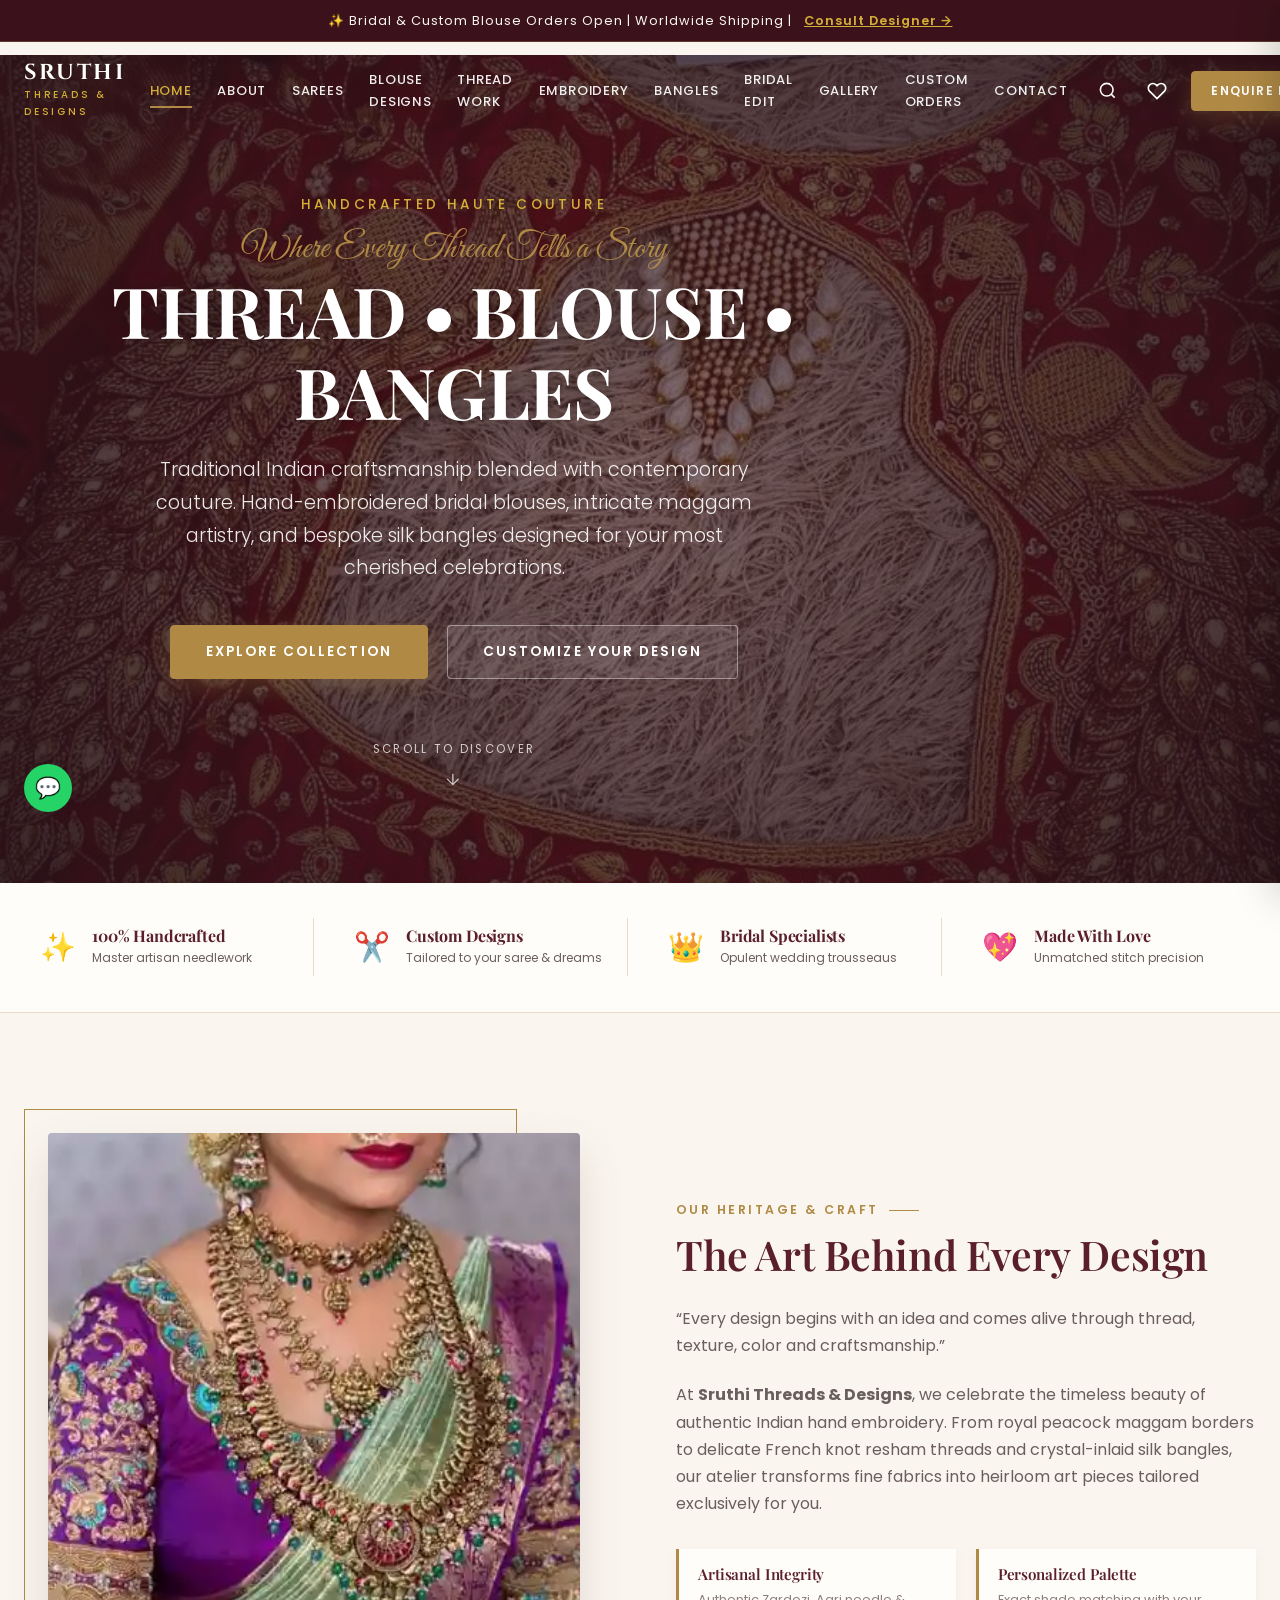
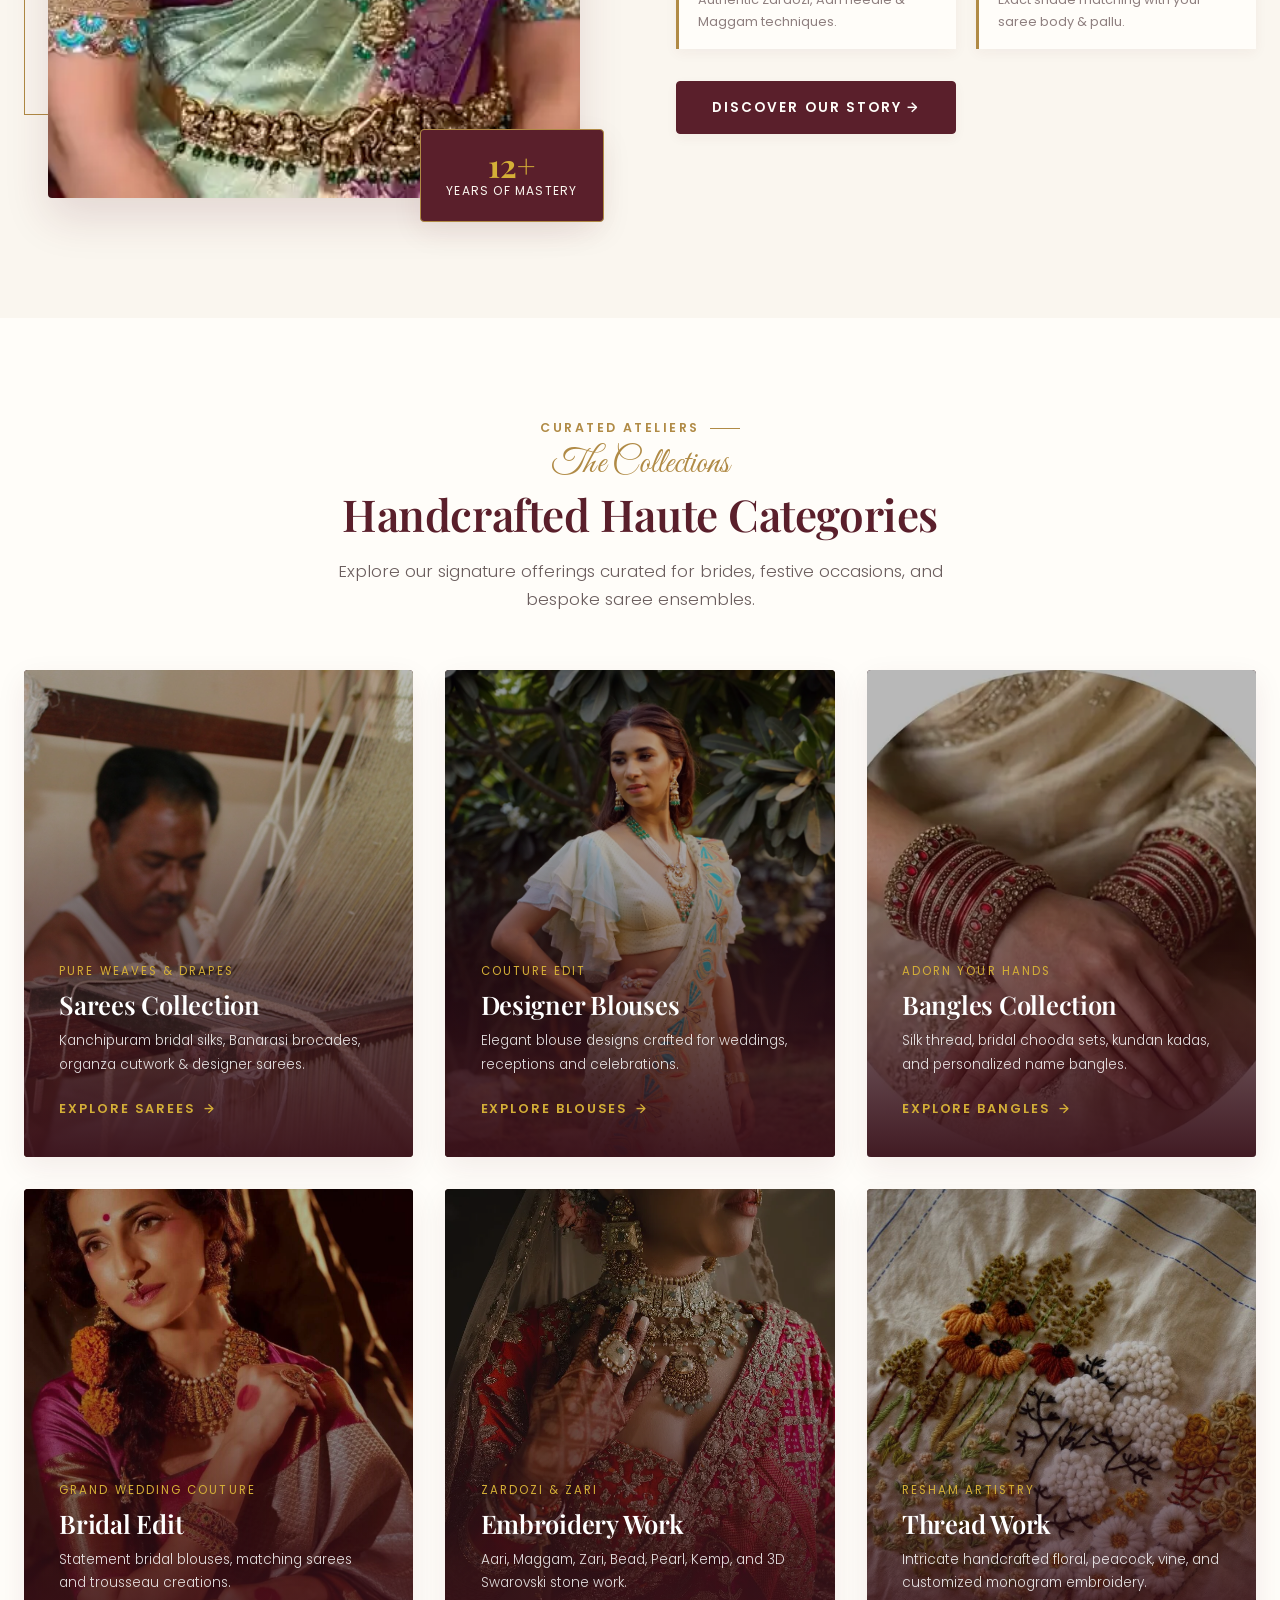
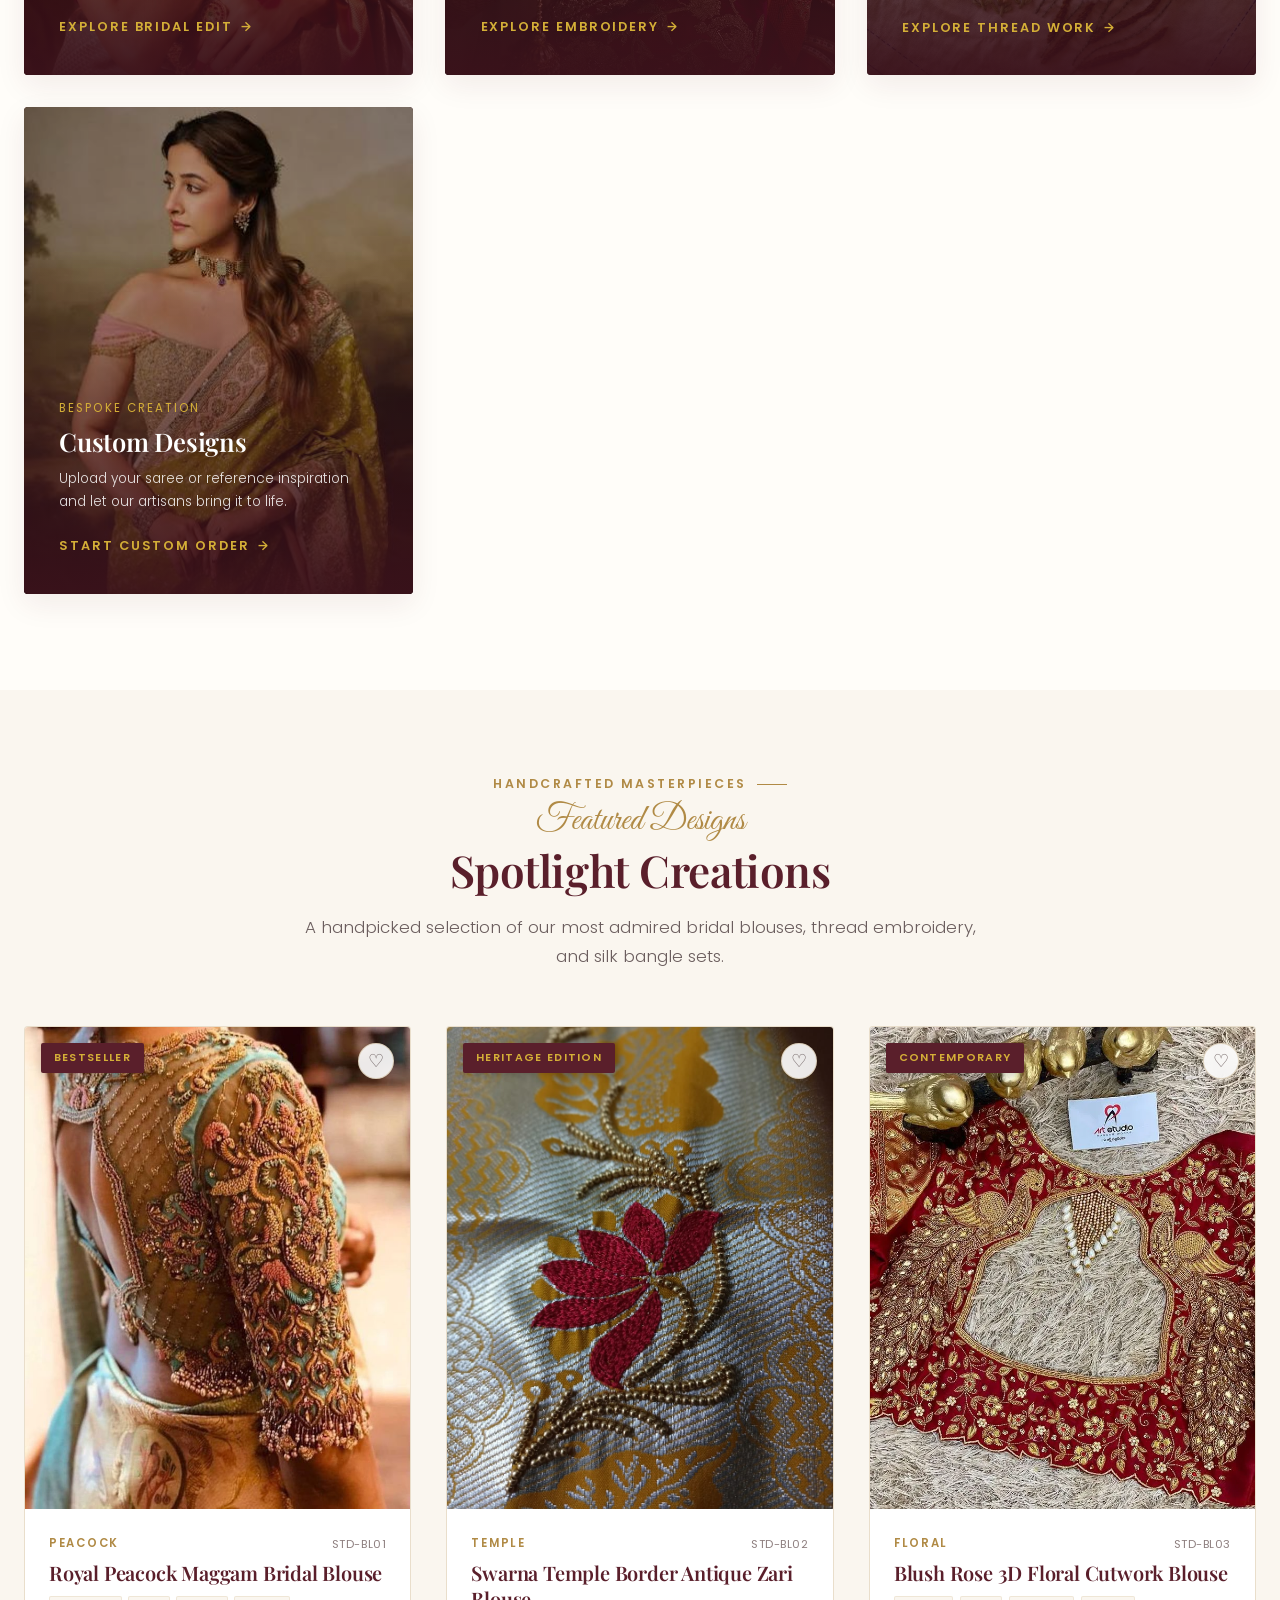
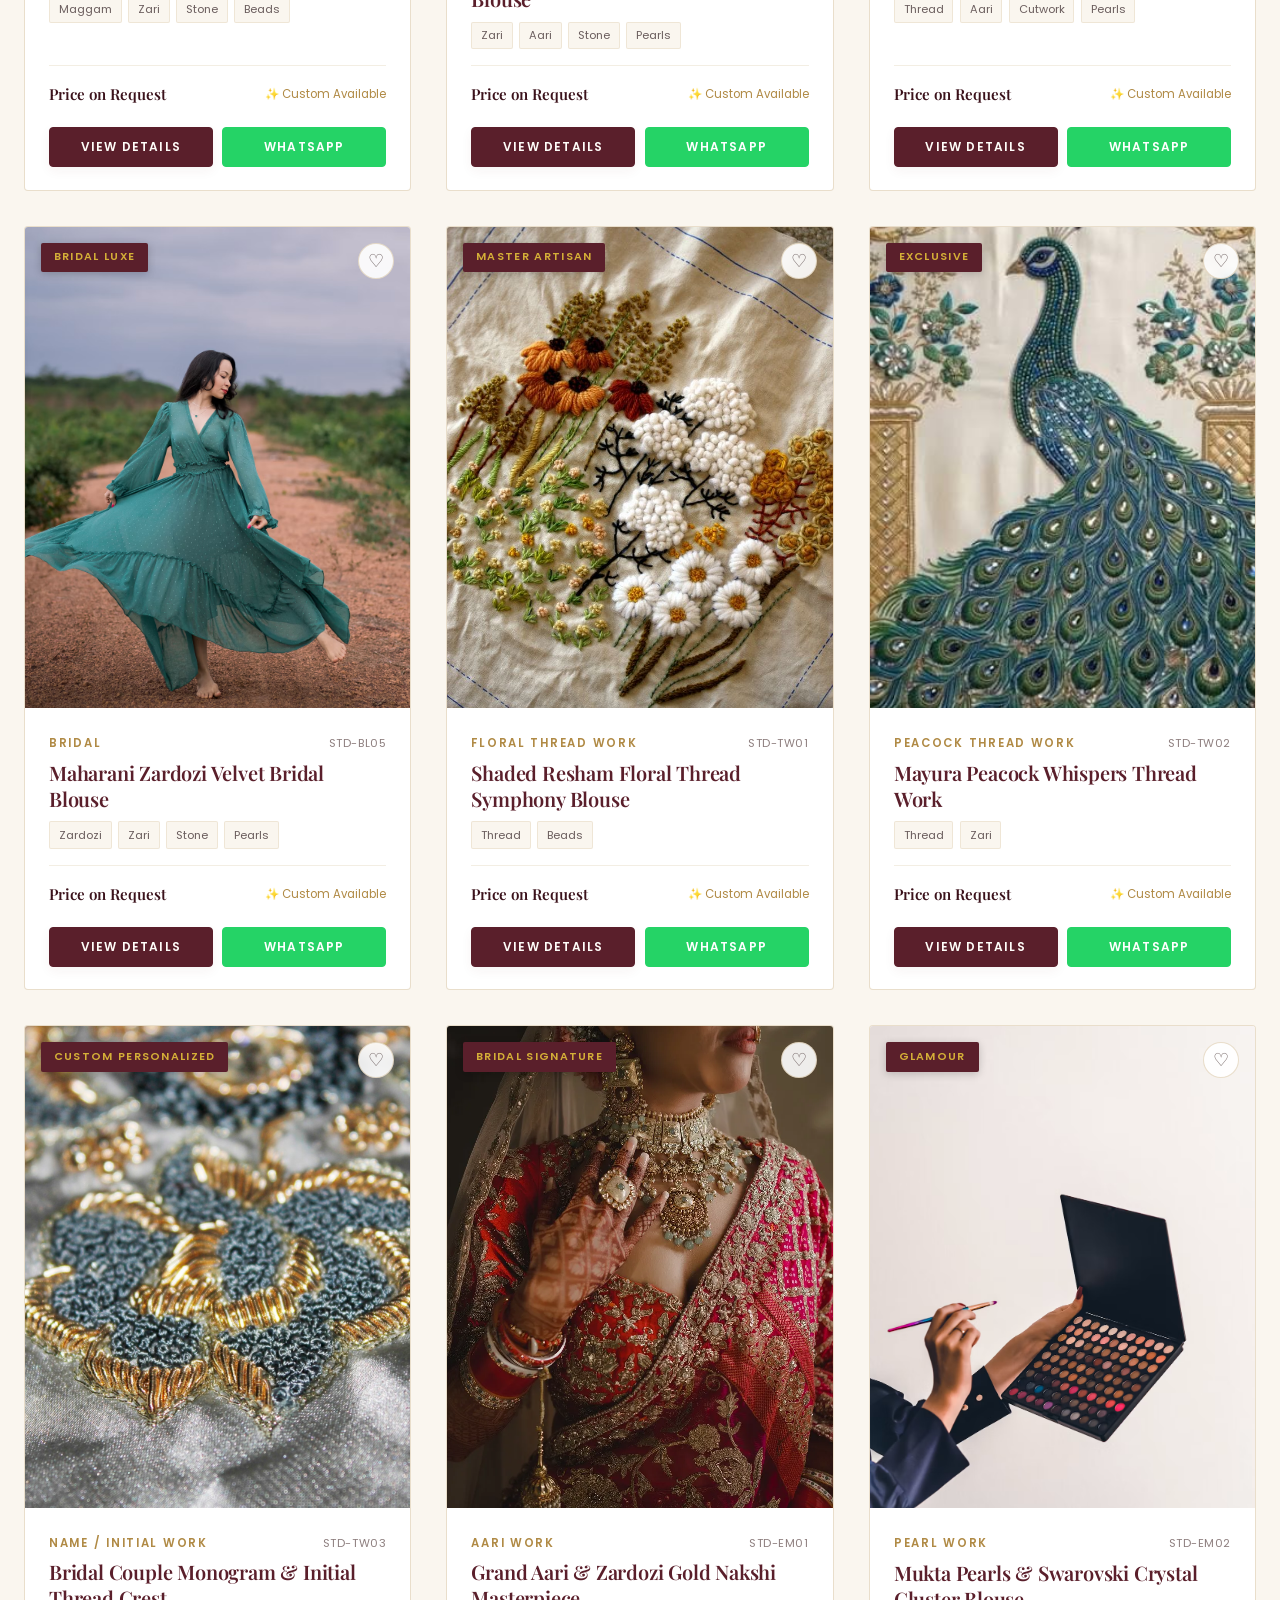
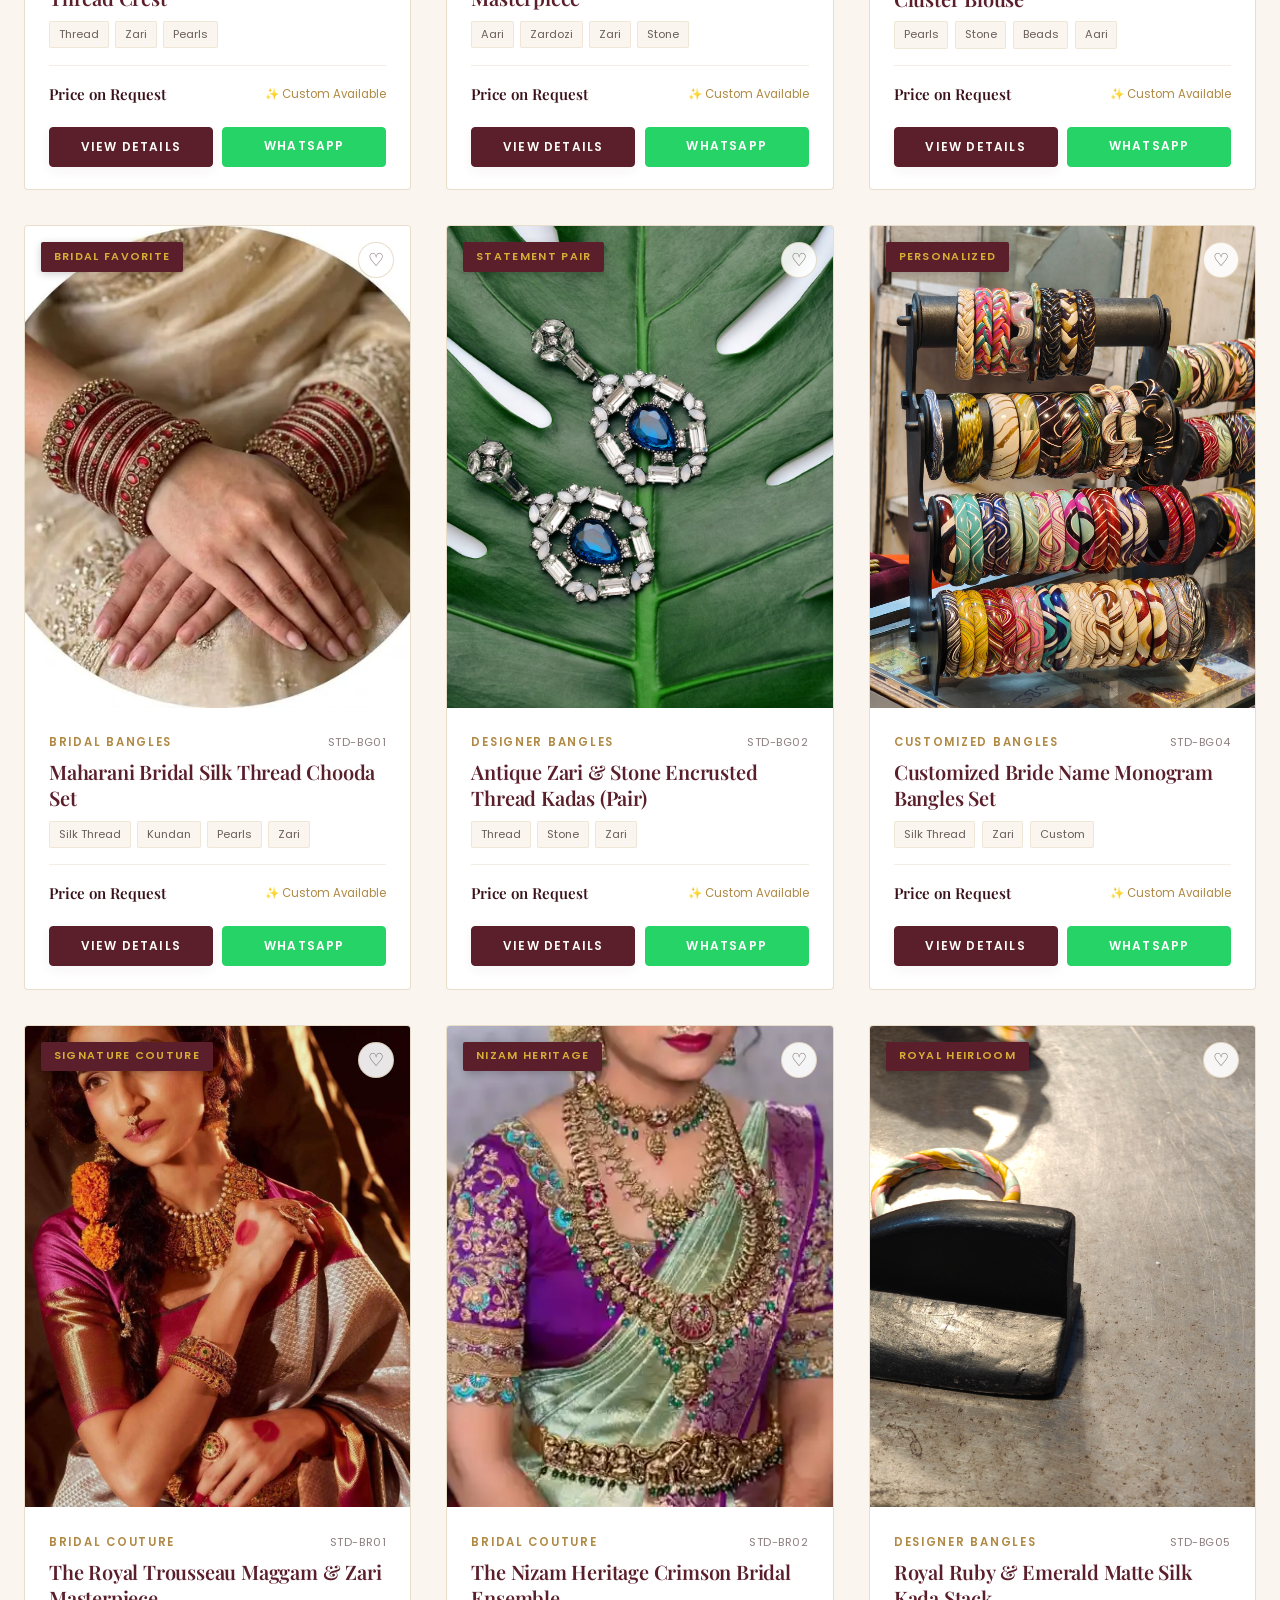
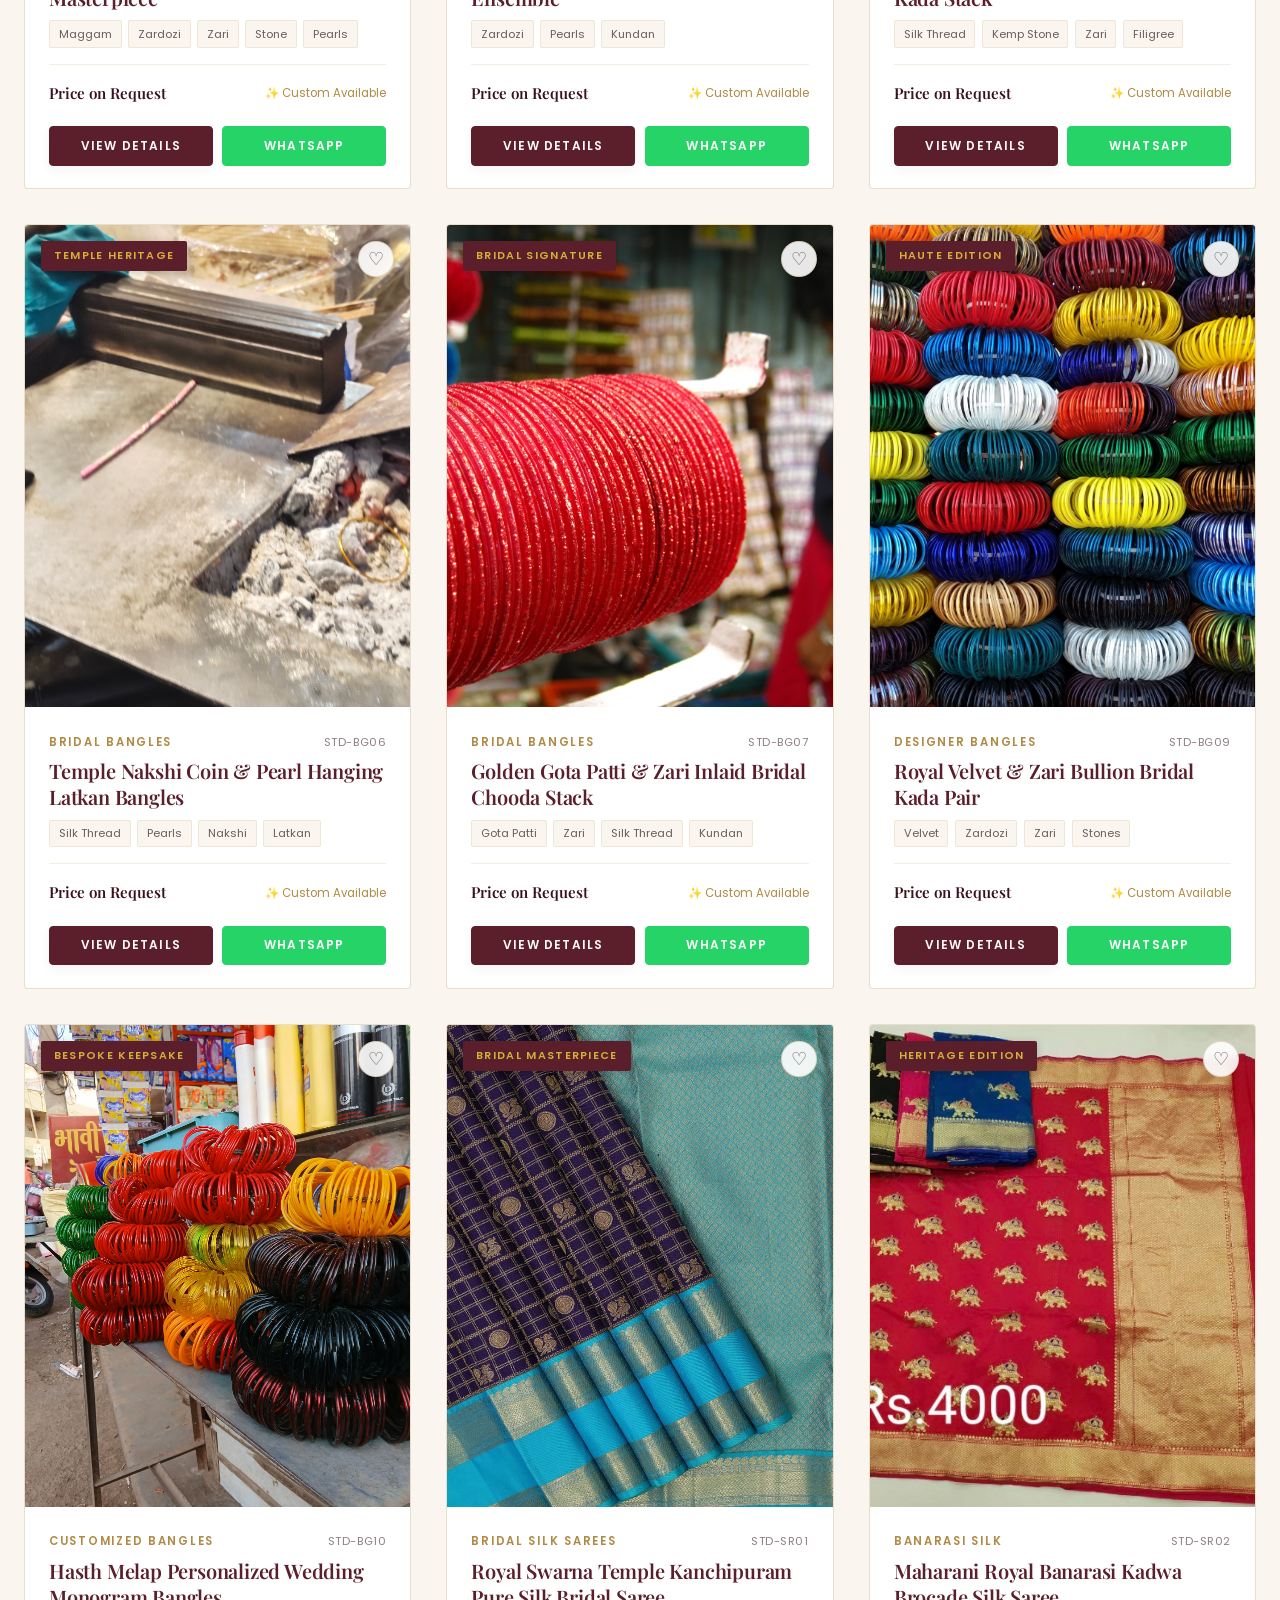
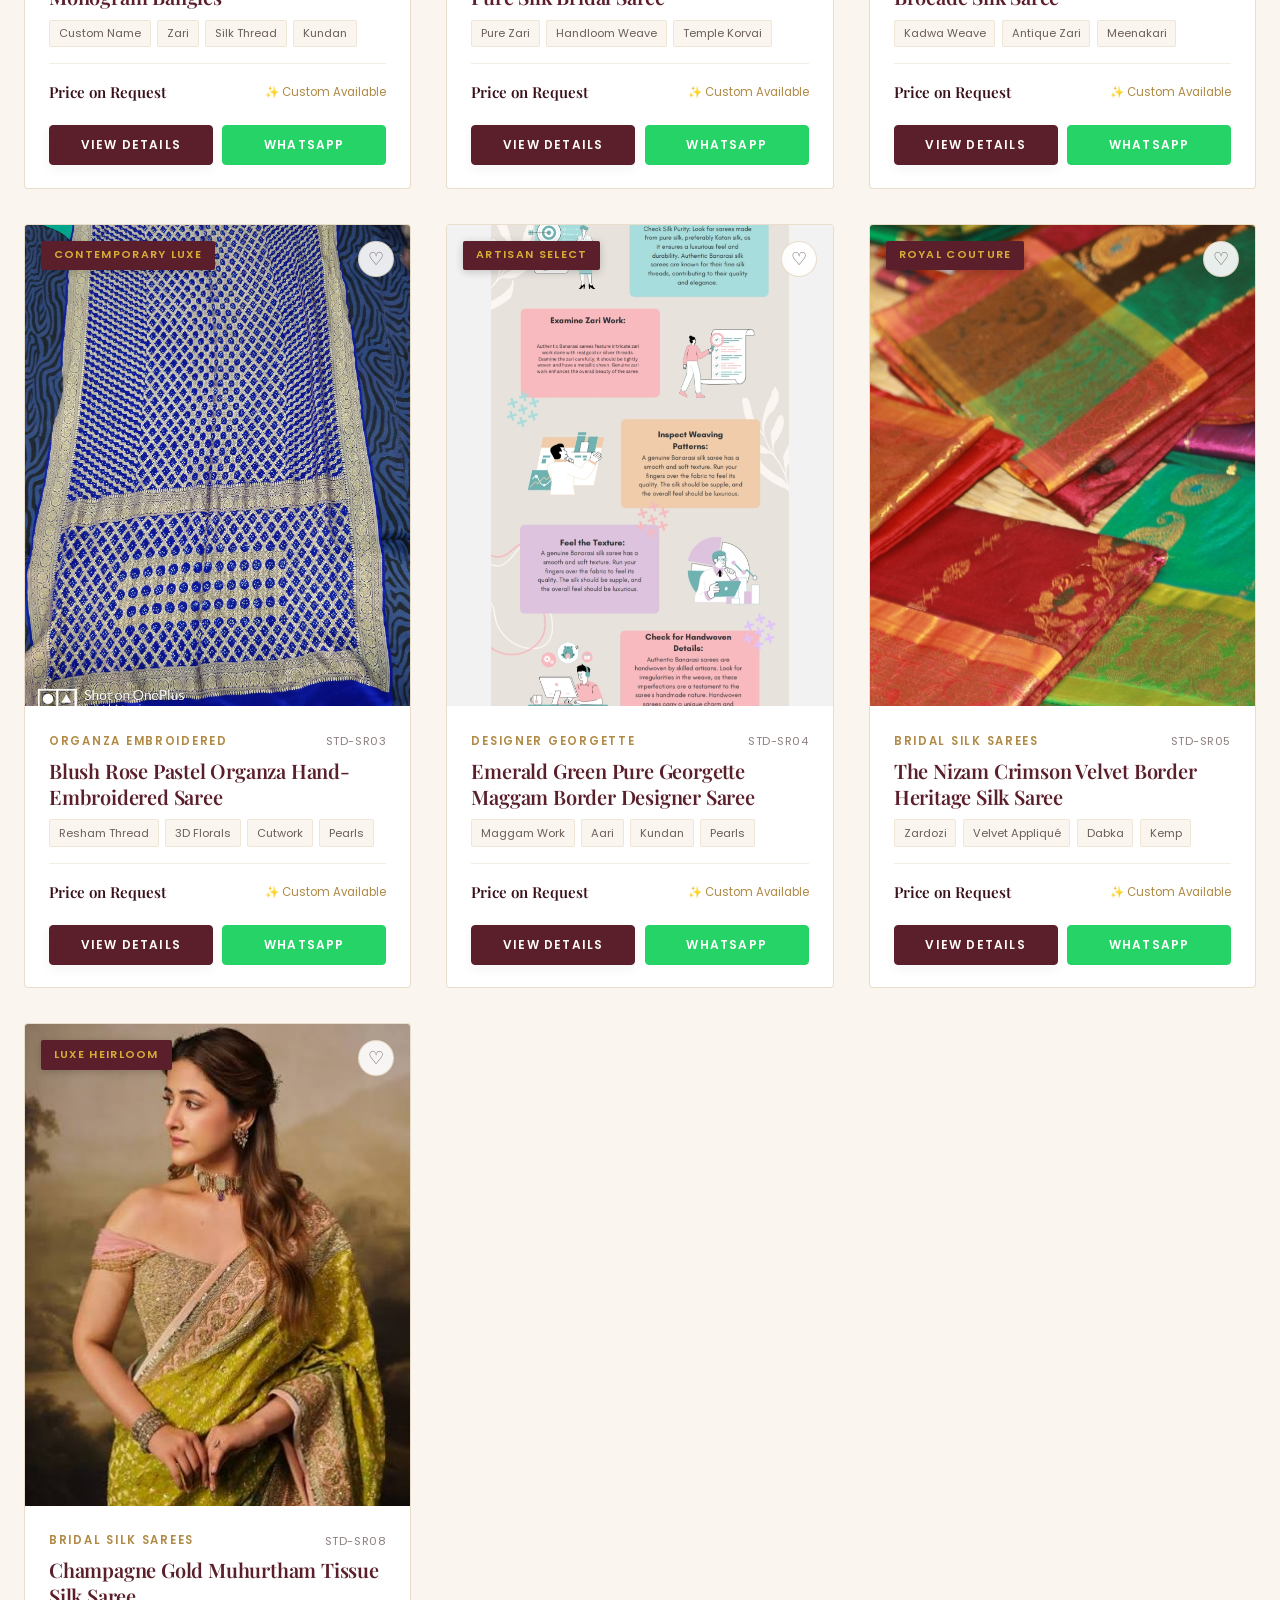
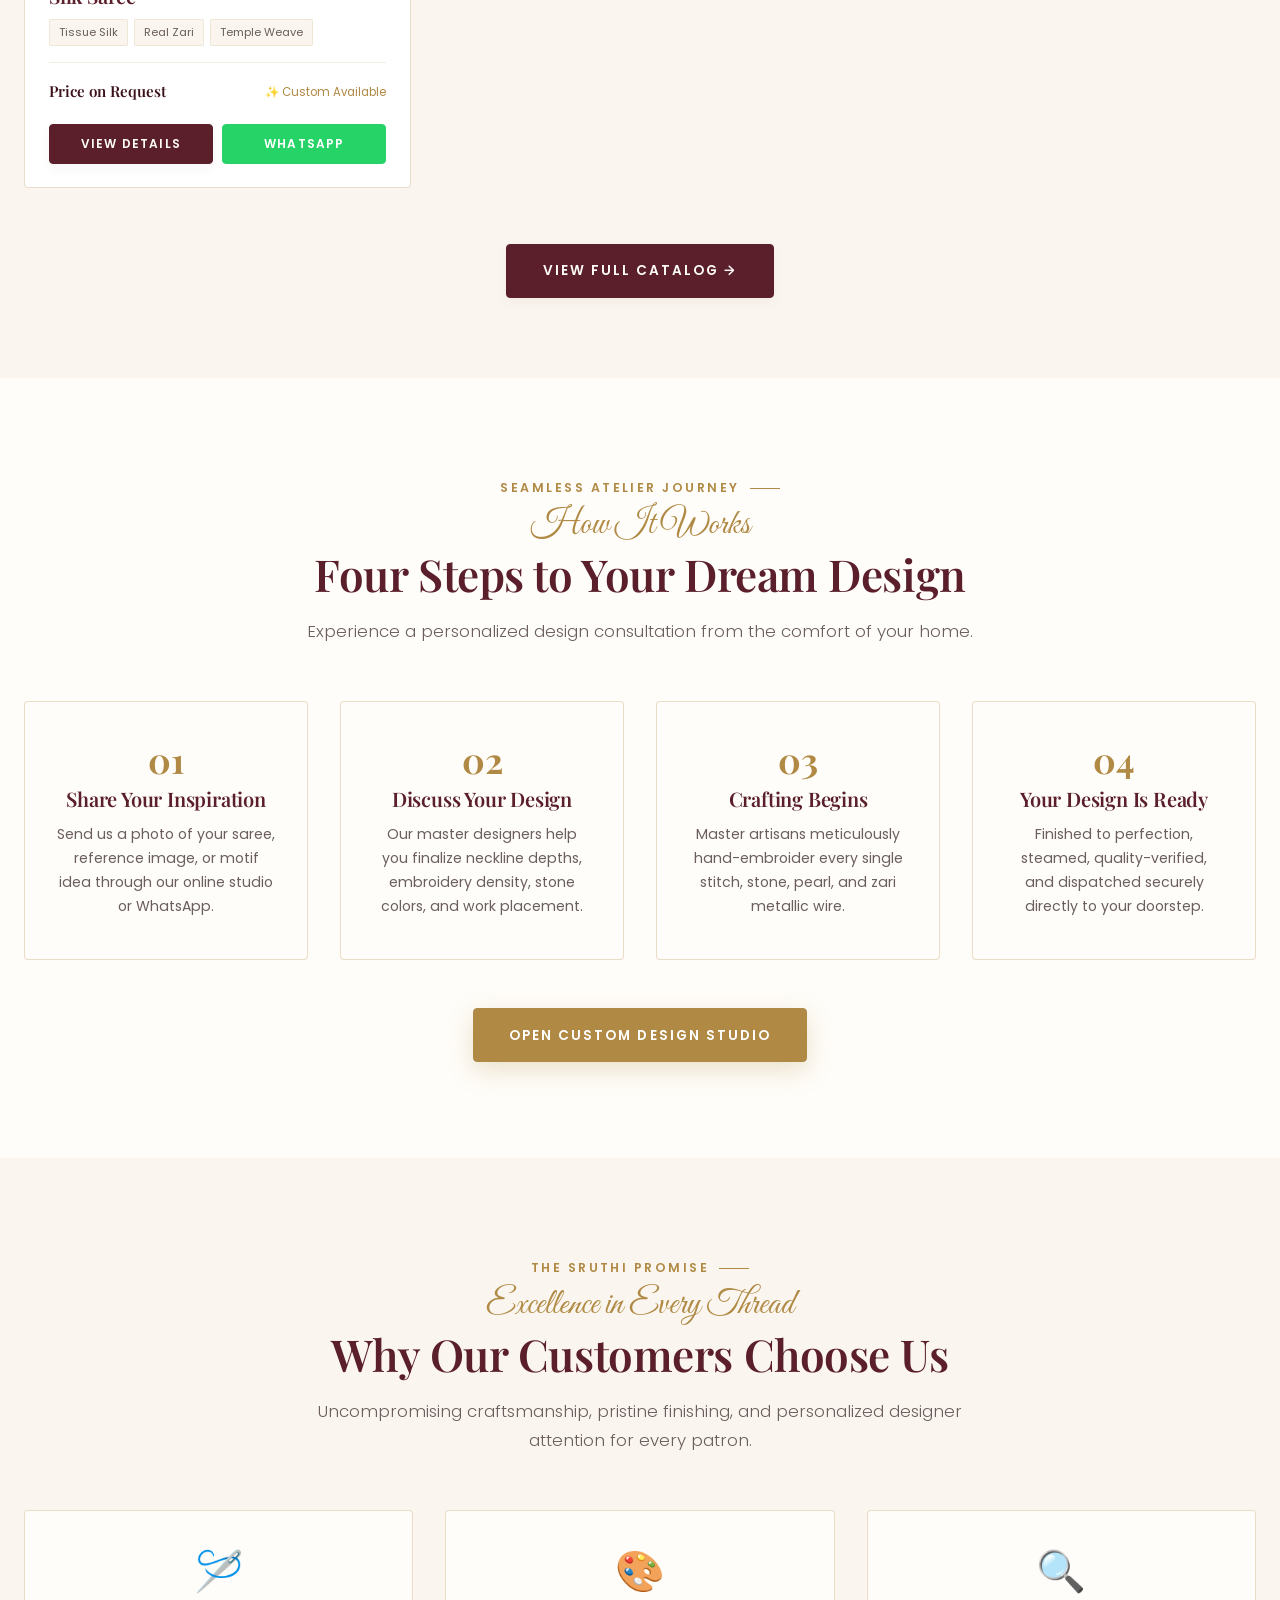
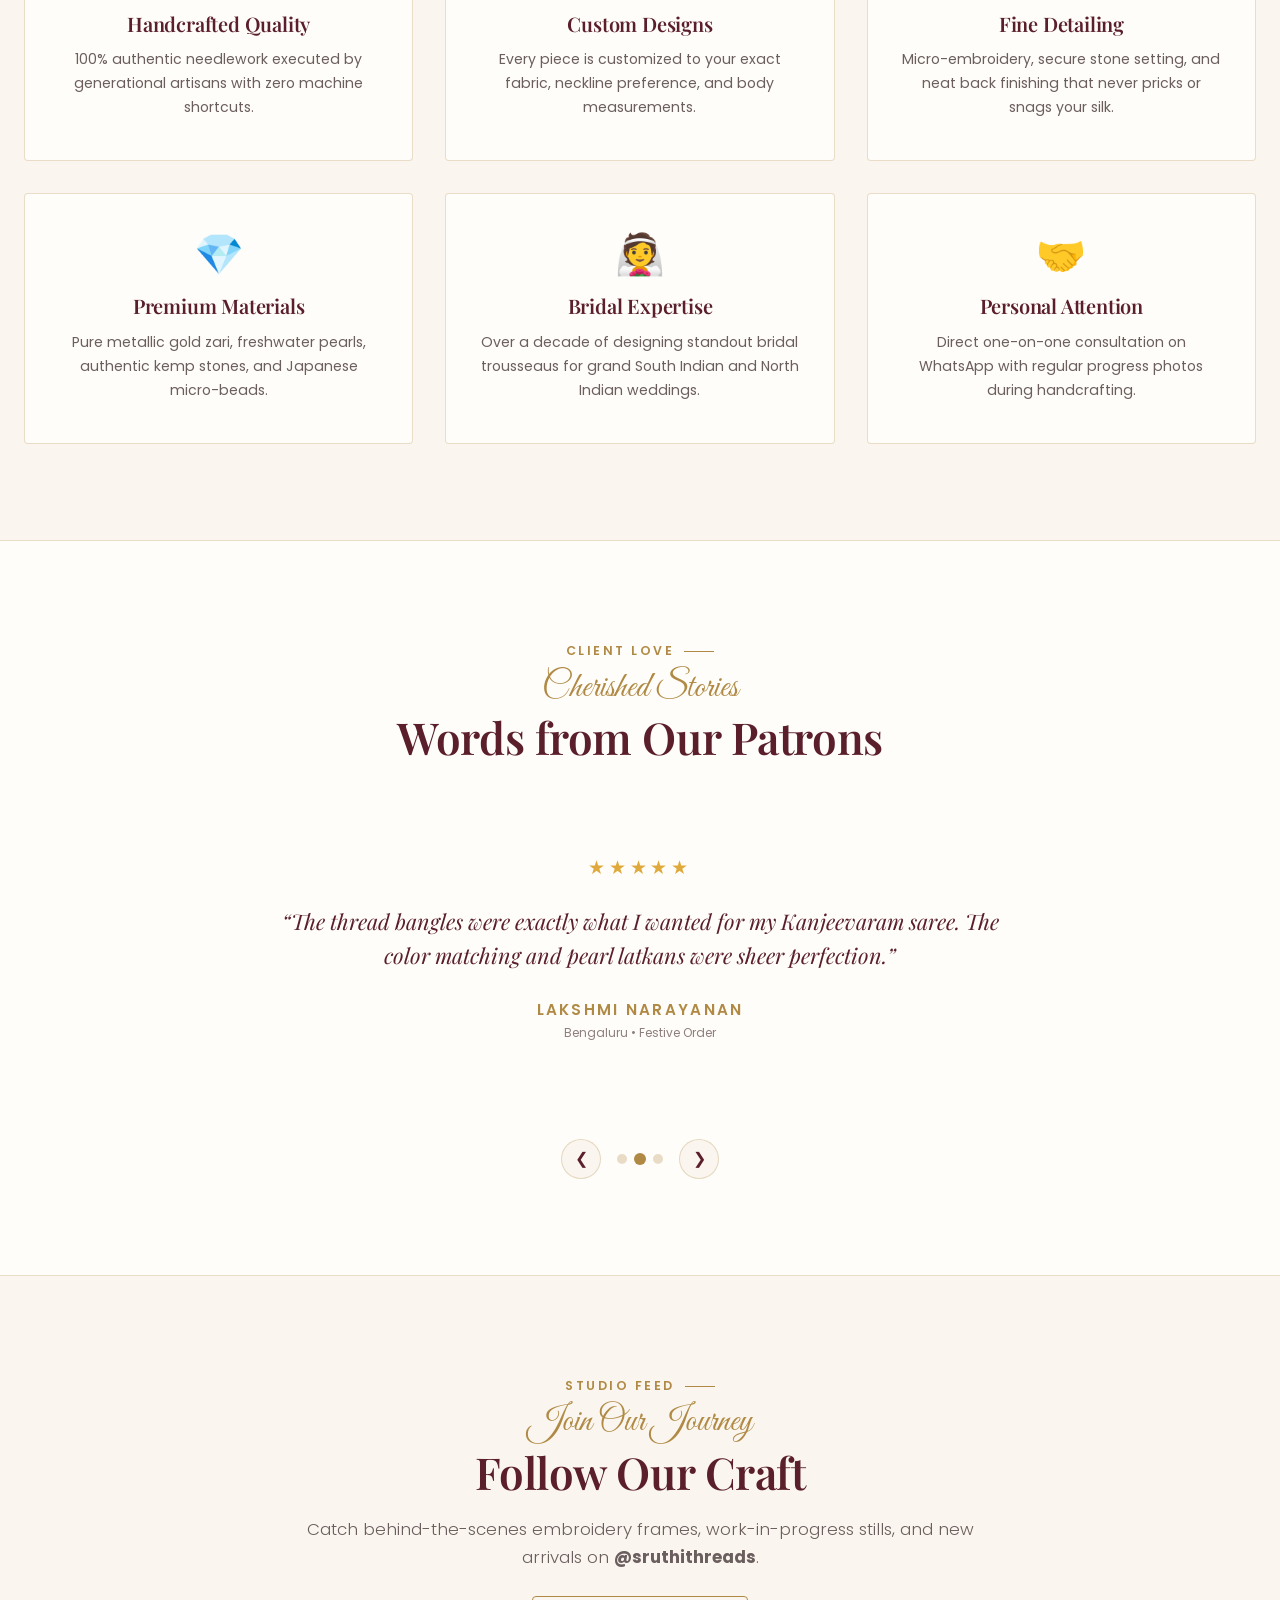
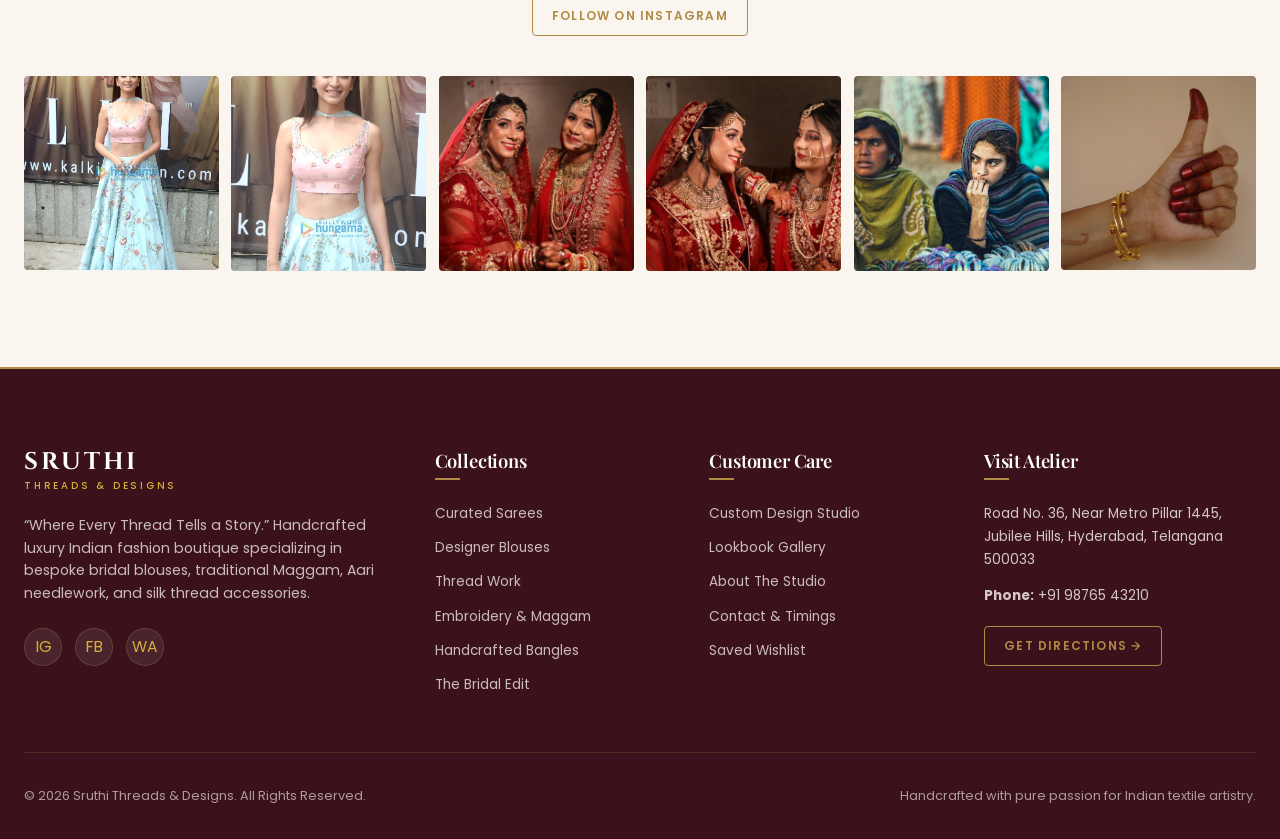
<file: index.html>
<!DOCTYPE html>
<html lang="en">

<head>
    <meta charset="UTF-8">
    <meta name="viewport" content="width=device-width, initial-scale=1.0">
    <title>Sruthi Threads & Designs | Luxury Designer Blouses & Bridal Embroidery Boutique</title>
    <meta name="description"
        content="Discover handcrafted luxury designer blouses, Maggam work, Aari embroidery, custom thread work, and bespoke bridal silk thread bangles at Sruthi Threads & Designs.">
    <meta name="keywords"
        content="Designer Blouse, Maggam Work, Aari Embroidery, Zardozi Blouse, Silk Thread Bangles, Bridal Blouse, Hyderabad Boutique">
    <meta property="og:title" content="Sruthi Threads & Designs | Handcrafted Luxury Boutique">
    <meta property="og:description"
        content="Where Every Thread Tells a Story. Bespoke designer blouses, wedding embroidery, and handcrafted silk bangles.">
    <meta property="og:image" content="images/hero/hero-banner.jpg">
    <meta property="og:type" content="website">
    <link rel="stylesheet" href="css/style.css">
    <link rel="icon"
        href="data:image/svg+xml,<svg xmlns='http://www.w3.org/2000/svg' viewBox='0 0 100 100'><text y='.9em' font-size='90'>🧵</text></svg>">
</head>

<body class="page-home">

    <!-- Announcement Bar -->
    <div class="announcement-bar">
        <span>✨ Bridal &amp; Custom Blouse Orders Open | Worldwide Shipping |</span>
        <a href="custom-order.html">Consult Designer &rarr;</a>
    </div>

    <!-- Header Navigation -->
    <header class="site-header header-transparent">
        <div class="container header-inner">
            <a href="index.html" class="brand-logo" aria-label="Sruthi Threads & Designs Home">
                <span class="logo-main">Sruthi</span>
                <span class="logo-sub">Threads &amp; Designs</span>
            </a>

            <nav class="desktop-nav" aria-label="Main Navigation">
                <a href="index.html" class="nav-link active">Home</a>
                <a href="about.html" class="nav-link">About</a>
                <a href="sarees.html" class="nav-link">Sarees</a>
                <a href="blouse-designs.html" class="nav-link">Blouse Designs</a>
                <a href="thread-work.html" class="nav-link">Thread Work</a>
                <a href="embroidery-work.html" class="nav-link">Embroidery</a>
                <a href="bangles.html" class="nav-link">Bangles</a>
                <a href="bridal-collection.html" class="nav-link">Bridal Edit</a>
                <a href="gallery.html" class="nav-link">Gallery</a>
                <a href="custom-order.html" class="nav-link">Custom Orders</a>
                <a href="contact.html" class="nav-link">Contact</a>
            </nav>

            <div class="header-actions">
                <button class="action-btn open-search-btn" title="Search Designs" aria-label="Search">
                    <svg width="19" height="19" fill="none" stroke="currentColor" stroke-width="2" viewBox="0 0 24 24">
                        <circle cx="11" cy="11" r="8"></circle>
                        <line x1="21" y1="21" x2="16.65" y2="16.65"></line>
                    </svg>
                </button>
                <a href="wishlist.html" class="action-btn" title="View Wishlist" aria-label="Wishlist">
                    <svg width="20" height="20" fill="none" stroke="currentColor" stroke-width="2" viewBox="0 0 24 24">
                        <path
                            d="M20.84 4.61a5.5 5.5 0 0 0-7.78 0L12 5.67l-1.06-1.06a5.5 5.5 0 0 0-7.78 7.78l1.06 1.06L12 21.23l7.78-7.78 1.06-1.06a5.5 5.5 0 0 0 0-7.78z">
                        </path>
                    </svg>
                    <span class="badge-count wishlist-count-badge" style="display: none;">0</span>
                </a>
                <a href="custom-order.html" class="btn btn-gold btn-sm d-none-mobile">Enquire Now</a>
                <button class="hamburger-btn" aria-label="Toggle menu">
                    <span></span><span></span><span></span>
                </button>
            </div>
        </div>
    </header>

    <!-- Mobile Navigation Drawer -->
    <div class="mobile-drawer-backdrop"></div>
    <aside class="mobile-drawer" aria-label="Mobile Navigation Drawer">
        <div>
            <div class="mobile-drawer-header">
                <div class="brand-logo">
                    <span class="logo-main" style="color: var(--primary);">Sruthi</span>
                    <span class="logo-sub">Threads &amp; Designs</span>
                </div>
                <button class="drawer-close-btn action-btn" aria-label="Close menu">&times;</button>
            </div>
            <nav class="mobile-drawer-nav">
                <a href="index.html" class="mobile-nav-link active">Home</a>
                <a href="about.html" class="mobile-nav-link">About Our Craft</a>
                <a href="sarees.html" class="mobile-nav-link">Curated Sarees 🥻</a>
                <a href="blouse-designs.html" class="mobile-nav-link">Blouse Designs</a>
                <a href="thread-work.html" class="mobile-nav-link">Thread Work</a>
                <a href="embroidery-work.html" class="mobile-nav-link">Embroidery &amp; Maggam</a>
                <a href="bangles.html" class="mobile-nav-link">Handcrafted Bangles</a>
                <a href="bridal-collection.html" class="mobile-nav-link">The Bridal Edit</a>
                <a href="gallery.html" class="mobile-nav-link">Lookbook Gallery</a>
                <a href="custom-order.html" class="mobile-nav-link">Custom Design Studio</a>
                <a href="contact.html" class="mobile-nav-link">Contact Boutique</a>
                <a href="wishlist.html" class="mobile-nav-link">Saved Wishlist ❤️</a>
            </nav>
        </div>
        <div class="mobile-drawer-footer">
            <div class="mobile-contact-info">
                <p><strong>Studio Timings:</strong> 10:00 AM &ndash; 8:30 PM</p>
                <p><strong>Phone:</strong> <span class="cfg-phone-text">+91 98765 43210</span></p>
            </div>
            <a href="#" class="btn btn-whatsapp btn-sm cfg-whatsapp-link" style="width:100%;">Chat on WhatsApp</a>
        </div>
    </aside>

    <!-- Hero Section -->
    <section class="hero-section">
        <div class="hero-bg-wrapper">
            <img src="blouse 2.webp"
                alt="Exquisite Indian Bridal Blouse with Intricate Maggam and Zardozi Work" class="hero-bg-image">
            <div class="hero-overlay"></div>
        </div>
        <div class="container">
            <div class="hero-content">
                <span class="hero-subtitle-tag">Handcrafted Haute Couture</span>
                <span class="section-script">Where Every Thread Tells a Story</span>
                <h1 class="hero-title">THREAD &bull; BLOUSE &bull; BANGLES</h1>
                <p class="hero-desc">Traditional Indian craftsmanship blended with contemporary couture.
                    Hand-embroidered bridal blouses, intricate maggam artistry, and bespoke silk bangles designed for
                    your most cherished celebrations.</p>
                <div class="hero-buttons">
                    <a href="blouse-designs.html" class="btn btn-gold">Explore Collection</a>
                    <a href="custom-order.html" class="btn btn-outline-light">Customize Your Design</a>
                </div>
                <div>
                    <a href="#about-preview" class="hero-scroll-indicator">
                        <span>Scroll To Discover</span>
                        <span class="scroll-arrow">&darr;</span>
                    </a>
                </div>
            </div>
        </div>
    </section>

    <!-- Trust Strip -->
    <section class="trust-strip">
        <div class="container">
            <div class="trust-grid">
                <div class="trust-item">
                    <div class="trust-icon">✨</div>
                    <div>
                        <h4 class="trust-title">100% Handcrafted</h4>
                        <p class="trust-sub">Master artisan needlework</p>
                    </div>
                </div>
                <div class="trust-item">
                    <div class="trust-icon">✂️</div>
                    <div>
                        <h4 class="trust-title">Custom Designs</h4>
                        <p class="trust-sub">Tailored to your saree &amp; dreams</p>
                    </div>
                </div>
                <div class="trust-item">
                    <div class="trust-icon">👑</div>
                    <div>
                        <h4 class="trust-title">Bridal Specialists</h4>
                        <p class="trust-sub">Opulent wedding trousseaus</p>
                    </div>
                </div>
                <div class="trust-item">
                    <div class="trust-icon">💖</div>
                    <div>
                        <h4 class="trust-title">Made With Love</h4>
                        <p class="trust-sub">Unmatched stitch precision</p>
                    </div>
                </div>
            </div>
        </div>
    </section>

    <!-- About Section Preview -->
    <section class="about-section" id="about-preview">
        <div class="container">
            <div class="about-grid">
                <div class="about-image-frame">
                    <img src="bride.webp"
                        alt="Artisan handcrafting intricate blouse embroidery at Sruthi Threads studio" loading="lazy">
                    <div class="about-badge-floating">
                        <div class="about-badge-num">12+</div>
                        <div class="about-badge-label">Years of Mastery</div>
                    </div>
                </div>
                <div class="about-content">
                    <span class="section-tag">Our Heritage &amp; Craft</span>
                    <h2 class="section-heading">The Art Behind Every Design</h2>
                    <p>&ldquo;Every design begins with an idea and comes alive through thread, texture, color and
                        craftsmanship.&rdquo;</p>
                    <p>At <strong>Sruthi Threads &amp; Designs</strong>, we celebrate the timeless beauty of authentic
                        Indian hand embroidery. From royal peacock maggam borders to delicate French knot resham threads
                        and crystal-inlaid silk bangles, our atelier transforms fine fabrics into heirloom art pieces
                        tailored exclusively for you.</p>
                    <div class="about-features">
                        <div class="about-feature-box">
                            <h4>Artisanal Integrity</h4>
                            <p>Authentic Zardozi, Aari needle &amp; Maggam techniques.</p>
                        </div>
                        <div class="about-feature-box">
                            <h4>Personalized Palette</h4>
                            <p>Exact shade matching with your saree body &amp; pallu.</p>
                        </div>
                    </div>
                    <a href="about.html" class="btn btn-primary">Discover Our Story &rarr;</a>
                </div>
            </div>
        </div>
    </section>

    <!-- Category Collections Section -->
    <section class="categories-section">
        <div class="container">
            <div class="section-header">
                <span class="section-tag">Curated Ateliers</span>
                <span class="section-script">The Collections</span>
                <h2 class="section-heading">Handcrafted Haute Categories</h2>
                <p class="section-subtext">Explore our signature offerings curated for brides, festive occasions, and
                    bespoke saree ensembles.</p>
            </div>

            <div class="categories-grid">
                <!-- Card: Sarees Collection -->
                <a href="sarees.html" class="category-card">
                    <img src="images/categories/cat-sarees.jpg" alt="Curated Sarees Collection" class="category-card-bg"
                        loading="lazy" onerror="this.src='saree.jpg'">
                    <div class="category-card-overlay"></div>
                    <div class="category-card-content">
                        <span class="category-tag">Pure Weaves &amp; Drapes</span>
                        <h3 class="category-title">Sarees Collection</h3>
                        <p class="category-desc">Kanchipuram bridal silks, Banarasi brocades, organza cutwork &amp; designer sarees.</p>
                        <span class="category-link">Explore Sarees <span>&rarr;</span></span>
                    </div>
                </a>

                <!-- Card 1 -->
                <a href="blouse-designs.html" class="category-card">
                    <img src="Designer Blouses.webp" alt="Designer Blouses" class="category-card-bg"
                        loading="lazy">
                    <div class="category-card-overlay"></div>
                    <div class="category-card-content">
                        <span class="category-tag">Couture Edit</span>
                        <h3 class="category-title">Designer Blouses</h3>
                        <p class="category-desc">Elegant blouse designs crafted for weddings, receptions and
                            celebrations.</p>
                        <span class="category-link">Explore Blouses <span>&rarr;</span></span>
                    </div>
                </a>

                <!-- Card 2 -->
                <a href="bangles.html" class="category-card">
                    <img src="bangles.webp"
                        alt="Handcrafted Bangles Collection" class="category-card-bg" loading="lazy">
                    <div class="category-card-overlay"></div>
                    <div class="category-card-content">
                        <span class="category-tag">Adorn Your Hands</span>
                        <h3 class="category-title">Bangles Collection</h3>
                        <p class="category-desc">Silk thread, bridal chooda sets, kundan kadas, and personalized name
                            bangles.</p>
                        <span class="category-link">Explore Bangles <span>&rarr;</span></span>
                    </div>
                </a>

                <!-- Card 3 -->
                <a href="bridal-collection.html" class="category-card">
                    <img src="Bridal Edit.jpg"
                        alt="The Bridal Edit Couture" class="category-card-bg" loading="lazy">
                    <div class="category-card-overlay"></div>
                    <div class="category-card-content">
                        <span class="category-tag">Grand Wedding Couture</span>
                        <h3 class="category-title">Bridal Edit</h3>
                        <p class="category-desc">Statement bridal blouses, matching sarees and trousseau creations.</p>
                        <span class="category-link">Explore Bridal Edit <span>&rarr;</span></span>
                    </div>
                </a>

                <!-- Card 4 -->
                <a href="embroidery-work.html" class="category-card">
                    <img src="embradery.png"
                        alt="Embroidery & Maggam Work" class="category-card-bg" loading="lazy">
                    <div class="category-card-overlay"></div>
                    <div class="category-card-content">
                        <span class="category-tag">Zardozi &amp; Zari</span>
                        <h3 class="category-title">Embroidery Work</h3>
                        <p class="category-desc">Aari, Maggam, Zari, Bead, Pearl, Kemp, and 3D Swarovski stone work.</p>
                        <span class="category-link">Explore Embroidery <span>&rarr;</span></span>
                    </div>
                </a>

                <!-- Card 5 -->
                <a href="thread-work.html" class="category-card">
                    <img src="threadwork-embroidery.jpg"
                        alt="Handcrafted Thread Work" class="category-card-bg" loading="lazy">
                    <div class="category-card-overlay"></div>
                    <div class="category-card-content">
                        <span class="category-tag">Resham Artistry</span>
                        <h3 class="category-title">Thread Work</h3>
                        <p class="category-desc">Intricate handcrafted floral, peacock, vine, and customized monogram
                            embroidery.</p>
                        <span class="category-link">Explore Thread Work <span>&rarr;</span></span>
                    </div>
                </a>

                <!-- Card 6 -->
                <a href="custom-order.html" class="category-card">
                    <img src="saree.jpg"
                        alt="Custom Design Studio & Atelier" class="category-card-bg" loading="lazy">
                    <div class="category-card-overlay"></div>
                    <div class="category-card-content">
                        <span class="category-tag">Bespoke Creation</span>
                        <h3 class="category-title">Custom Designs</h3>
                        <p class="category-desc">Upload your saree or reference inspiration and let our artisans bring
                            it to life.</p>
                        <span class="category-link">Start Custom Order <span>&rarr;</span></span>
                    </div>
                </a>
            </div>
        </div>
    </section>

    <!-- Featured Masterpieces Grid -->
    <section class="categories-section" style="background: var(--cream); padding: 5rem 0;">
        <div class="container">
            <div class="section-header">
                <span class="section-tag">Handcrafted Masterpieces</span>
                <span class="section-script">Featured Designs</span>
                <h2 class="section-heading">Spotlight Creations</h2>
                <p class="section-subtext">A handpicked selection of our most admired bridal blouses, thread embroidery,
                    and silk bangle sets.</p>
            </div>
            <div id="product-catalog-grid" class="catalog-grid" data-page-category="All">
                <!-- Dynamically rendered via js/script.js -->
            </div>
            <div style="text-align: center; margin-top: 3.5rem;">
                <a href="blouse-designs.html" class="btn btn-primary">View Full Catalog &rarr;</a>
            </div>
        </div>
    </section>

    <!-- How Custom Orders Work -->
    <section class="custom-studio-section" style="background: var(--cream-light);">
        <div class="container">
            <div class="section-header">
                <span class="section-tag">Seamless Atelier Journey</span>
                <span class="section-script">How It Works</span>
                <h2 class="section-heading">Four Steps to Your Dream Design</h2>
                <p class="section-subtext">Experience a personalized design consultation from the comfort of your home.
                </p>
            </div>
            <div class="benefits-grid" style="grid-template-columns: repeat(4, 1fr);">
                <div class="benefit-card">
                    <div class="about-badge-num" style="font-size: 2.2rem; color: var(--gold); margin-bottom: 0.5rem;">
                        01</div>
                    <h3 class="benefit-title">Share Your Inspiration</h3>
                    <p class="benefit-desc">Send us a photo of your saree, reference image, or motif idea through our
                        online studio or WhatsApp.</p>
                </div>
                <div class="benefit-card">
                    <div class="about-badge-num" style="font-size: 2.2rem; color: var(--gold); margin-bottom: 0.5rem;">
                        02</div>
                    <h3 class="benefit-title">Discuss Your Design</h3>
                    <p class="benefit-desc">Our master designers help you finalize neckline depths, embroidery density,
                        stone colors, and work placement.</p>
                </div>
                <div class="benefit-card">
                    <div class="about-badge-num" style="font-size: 2.2rem; color: var(--gold); margin-bottom: 0.5rem;">
                        03</div>
                    <h3 class="benefit-title">Crafting Begins</h3>
                    <p class="benefit-desc">Master artisans meticulously hand-embroider every single stitch, stone,
                        pearl, and zari metallic wire.</p>
                </div>
                <div class="benefit-card">
                    <div class="about-badge-num" style="font-size: 2.2rem; color: var(--gold); margin-bottom: 0.5rem;">
                        04</div>
                    <h3 class="benefit-title">Your Design Is Ready</h3>
                    <p class="benefit-desc">Finished to perfection, steamed, quality-verified, and dispatched securely
                        directly to your doorstep.</p>
                </div>
            </div>
            <div style="text-align: center; margin-top: 3rem;">
                <a href="custom-order.html" class="btn btn-gold">Open Custom Design Studio</a>
            </div>
        </div>
    </section>

    <!-- Why Choose Us -->
    <section class="benefits-section">
        <div class="container">
            <div class="section-header">
                <span class="section-tag">The Sruthi Promise</span>
                <span class="section-script">Excellence in Every Thread</span>
                <h2 class="section-heading">Why Our Customers Choose Us</h2>
                <p class="section-subtext">Uncompromising craftsmanship, pristine finishing, and personalized designer
                    attention for every patron.</p>
            </div>
            <div class="benefits-grid">
                <div class="benefit-card">
                    <div class="benefit-icon">🪡</div>
                    <h3 class="benefit-title">Handcrafted Quality</h3>
                    <p class="benefit-desc">100% authentic needlework executed by generational artisans with zero
                        machine shortcuts.</p>
                </div>
                <div class="benefit-card">
                    <div class="benefit-icon">🎨</div>
                    <h3 class="benefit-title">Custom Designs</h3>
                    <p class="benefit-desc">Every piece is customized to your exact fabric, neckline preference, and
                        body measurements.</p>
                </div>
                <div class="benefit-card">
                    <div class="benefit-icon">🔍</div>
                    <h3 class="benefit-title">Fine Detailing</h3>
                    <p class="benefit-desc">Micro-embroidery, secure stone setting, and neat back finishing that never
                        pricks or snags your silk.</p>
                </div>
                <div class="benefit-card">
                    <div class="benefit-icon">💎</div>
                    <h3 class="benefit-title">Premium Materials</h3>
                    <p class="benefit-desc">Pure metallic gold zari, freshwater pearls, authentic kemp stones, and
                        Japanese micro-beads.</p>
                </div>
                <div class="benefit-card">
                    <div class="benefit-icon">👰</div>
                    <h3 class="benefit-title">Bridal Expertise</h3>
                    <p class="benefit-desc">Over a decade of designing standout bridal trousseaus for grand South Indian
                        and North Indian weddings.</p>
                </div>
                <div class="benefit-card">
                    <div class="benefit-icon">🤝</div>
                    <h3 class="benefit-title">Personal Attention</h3>
                    <p class="benefit-desc">Direct one-on-one consultation on WhatsApp with regular progress photos
                        during handcrafting.</p>
                </div>
            </div>
        </div>
    </section>

    <!-- Testimonials Section -->
    <section class="testimonials-section">
        <div class="container">
            <div class="section-header">
                <span class="section-tag">Client Love</span>
                <span class="section-script">Cherished Stories</span>
                <h2 class="section-heading">Words from Our Patrons</h2>
            </div>
            <div class="testimonial-carousel">
                <div class="testimonial-track">
                    <div class="testimonial-slide">
                        <div class="testimonial-stars">★★★★★</div>
                        <p class="testimonial-quote">&ldquo;Absolutely beautiful blouse work. The detailing and
                            finishing were amazing. The peacock Maggam embroidery received endless compliments at my
                            wedding reception!&rdquo;</p>
                        <div class="testimonial-author">Priya Sundaram</div>
                        <div class="testimonial-role">Hyderabad &bull; Bridal Customer</div>
                    </div>
                    <div class="testimonial-slide">
                        <div class="testimonial-stars">★★★★★</div>
                        <p class="testimonial-quote">&ldquo;The thread bangles were exactly what I wanted for my
                            Kanjeevaram saree. The color matching and pearl latkans were sheer perfection.&rdquo;</p>
                        <div class="testimonial-author">Lakshmi Narayanan</div>
                        <div class="testimonial-role">Bengaluru &bull; Festive Order</div>
                    </div>
                    <div class="testimonial-slide">
                        <div class="testimonial-stars">★★★★★</div>
                        <p class="testimonial-quote">&ldquo;I shared a reference design from Pinterest and Sruthi
                            Threads transformed it even more beautifully than the original photo. Exceptional
                            craftsmanship!&rdquo;</p>
                        <div class="testimonial-author">Anjali Reddy</div>
                        <div class="testimonial-role">Chennai &bull; Custom Trousseau</div>
                    </div>
                </div>
                <div class="slider-controls">
                    <button class="slider-btn" id="testi-prev" aria-label="Previous review">&#10094;</button>
                    <div class="slider-dots">
                        <span class="slider-dot active"></span>
                        <span class="slider-dot"></span>
                        <span class="slider-dot"></span>
                    </div>
                    <button class="slider-btn" id="testi-next" aria-label="Next review">&#10095;</button>
                </div>
            </div>
        </div>
    </section>

    <!-- Instagram Social Showcase -->
    <section class="instagram-section">
        <div class="container">
            <div class="section-header" style="margin-bottom: 1.5rem;">
                <span class="section-tag">Studio Feed</span>
                <span class="section-script">Join Our Journey</span>
                <h2 class="section-heading">Follow Our Craft</h2>
                <p class="section-subtext">Catch behind-the-scenes embroidery frames, work-in-progress stills, and new
                    arrivals on <strong class="cfg-instagram-handle">@sruthithreads</strong>.</p>
            </div>
            <div style="text-align: center; margin-bottom: 2rem;">
                <a href="#" class="btn btn-outline-gold btn-sm cfg-instagram-link">Follow on Instagram</a>
            </div>
            <div class="instagram-grid">
                <a href="gallery.html" class="insta-item">
                    <img src="images/gallery/gallery-01.jpg" alt="Royal Couture Bridal Lehenga Ensemble" loading="lazy">
                    <div class="insta-overlay">📸</div>
                </a>
                <a href="gallery.html" class="insta-item">
                    <img src="images/gallery/gallery-02.jpg" alt="Crimson Velvet Zardozi Wedding Trousseau" loading="lazy">
                    <div class="insta-overlay">📸</div>
                </a>
                <a href="gallery.html" class="insta-item">
                    <img src="images/gallery/gallery-06.jpg" alt="Grand Aari Hand Embroidery Peacock Masterpiece" loading="lazy">
                    <div class="insta-overlay">📸</div>
                </a>
                <a href="gallery.html" class="insta-item">
                    <img src="images/gallery/gallery-07.jpg" alt="Sky Blue & Peach Aari Needlework Sleeve" loading="lazy">
                    <div class="insta-overlay">📸</div>
                </a>
                <a href="gallery.html" class="insta-item">
                    <img src="images/gallery/gallery-08.jpg" alt="Heritage Glass & Lac Bangles of Hyderabad" loading="lazy">
                    <div class="insta-overlay">📸</div>
                </a>
                <a href="gallery.html" class="insta-item">
                    <img src="images/gallery/lookbook-04.jpg" alt="Hasthamudra Silk Thread Bangles" loading="lazy">
                    <div class="insta-overlay">📸</div>
                </a>
            </div>
        </div>
    </section>

    <!-- Floating Mobile Actions -->
    <div class="floating-actions">
        <button class="floating-btn floating-scroll-top" title="Scroll to top"
            aria-label="Scroll to top">&#8593;</button>
        <a href="#" class="floating-btn floating-whatsapp cfg-whatsapp-link" title="Chat on WhatsApp"
            aria-label="Chat on WhatsApp">💬</a>
    </div>

    <!-- Bottom Mobile Action Bar -->
    <div class="bottom-action-bar">
        <div class="bottom-action-grid">
            <a href="#" class="bottom-action-item cfg-whatsapp-link">
                <i>💬</i>
                <span>WhatsApp</span>
            </a>
            <a href="custom-order.html" class="bottom-action-item">
                <i>✨</i>
                <span>Enquire</span>
            </a>
            <a href="wishlist.html" class="bottom-action-item">
                <i>❤️</i>
                <span>Wishlist</span>
            </a>
            <a href="#" class="bottom-action-item cfg-phone-link">
                <i>📞</i>
                <span>Call</span>
            </a>
        </div>
    </div>

    <!-- Site Footer -->
    <footer class="site-footer">
        <div class="container">
            <div class="footer-grid">
                <div class="footer-brand">
                    <div class="logo-main">Sruthi</div>
                    <div class="logo-sub">Threads &amp; Designs</div>
                    <p>&ldquo;Where Every Thread Tells a Story.&rdquo; Handcrafted luxury Indian fashion boutique
                        specializing in bespoke bridal blouses, traditional Maggam, Aari needlework, and silk thread
                        accessories.</p>
                    <div class="footer-social-links">
                        <a href="#" class="social-icon-btn cfg-instagram-link" title="Instagram"
                            aria-label="Instagram">IG</a>
                        <a href="#" class="social-icon-btn cfg-facebook-link" title="Facebook"
                            aria-label="Facebook">FB</a>
                        <a href="#" class="social-icon-btn cfg-whatsapp-link" title="WhatsApp"
                            aria-label="WhatsApp">WA</a>
                    </div>
                </div>

                <div class="footer-col">
                    <h4>Collections</h4>
                    <div class="footer-links">
                        <a href="sarees.html">Curated Sarees</a>
                        <a href="blouse-designs.html">Designer Blouses</a>
                        <a href="thread-work.html">Thread Work</a>
                        <a href="embroidery-work.html">Embroidery &amp; Maggam</a>
                        <a href="bangles.html">Handcrafted Bangles</a>
                        <a href="bridal-collection.html">The Bridal Edit</a>
                    </div>
                </div>

                <div class="footer-col">
                    <h4>Customer Care</h4>
                    <div class="footer-links">
                        <a href="custom-order.html">Custom Design Studio</a>
                        <a href="gallery.html">Lookbook Gallery</a>
                        <a href="about.html">About The Studio</a>
                        <a href="contact.html">Contact &amp; Timings</a>
                        <a href="wishlist.html">Saved Wishlist</a>
                    </div>
                </div>

                <div class="footer-col">
                    <h4>Visit Atelier</h4>
                    <p class="cfg-address-text"
                        style="color: rgba(250, 246, 239, 0.8); font-size: 0.85rem; margin-bottom: 0.8rem;">
                        Road No. 36, Jubilee Hills, Hyderabad, India
                    </p>
                    <p style="color: rgba(250, 246, 239, 0.8); font-size: 0.85rem; margin-bottom: 1.2rem;">
                        <strong>Phone:</strong> <span class="cfg-phone-text">+91 98765 43210</span>
                    </p>
                    <a href="contact.html" class="btn btn-outline-gold btn-sm">Get Directions &rarr;</a>
                </div>
            </div>

            <div class="footer-bottom">
                <div>&copy; 2026 Sruthi Threads &amp; Designs. All Rights Reserved.</div>
                <div>Handcrafted with pure passion for Indian textile artistry.</div>
            </div>
        </div>
    </footer>

    <!-- Scripts -->
    <script src="js/config.js"></script>
    <script src="js/products.js"></script>
    <script src="js/script.js"></script>
</body>

</html>
</file>
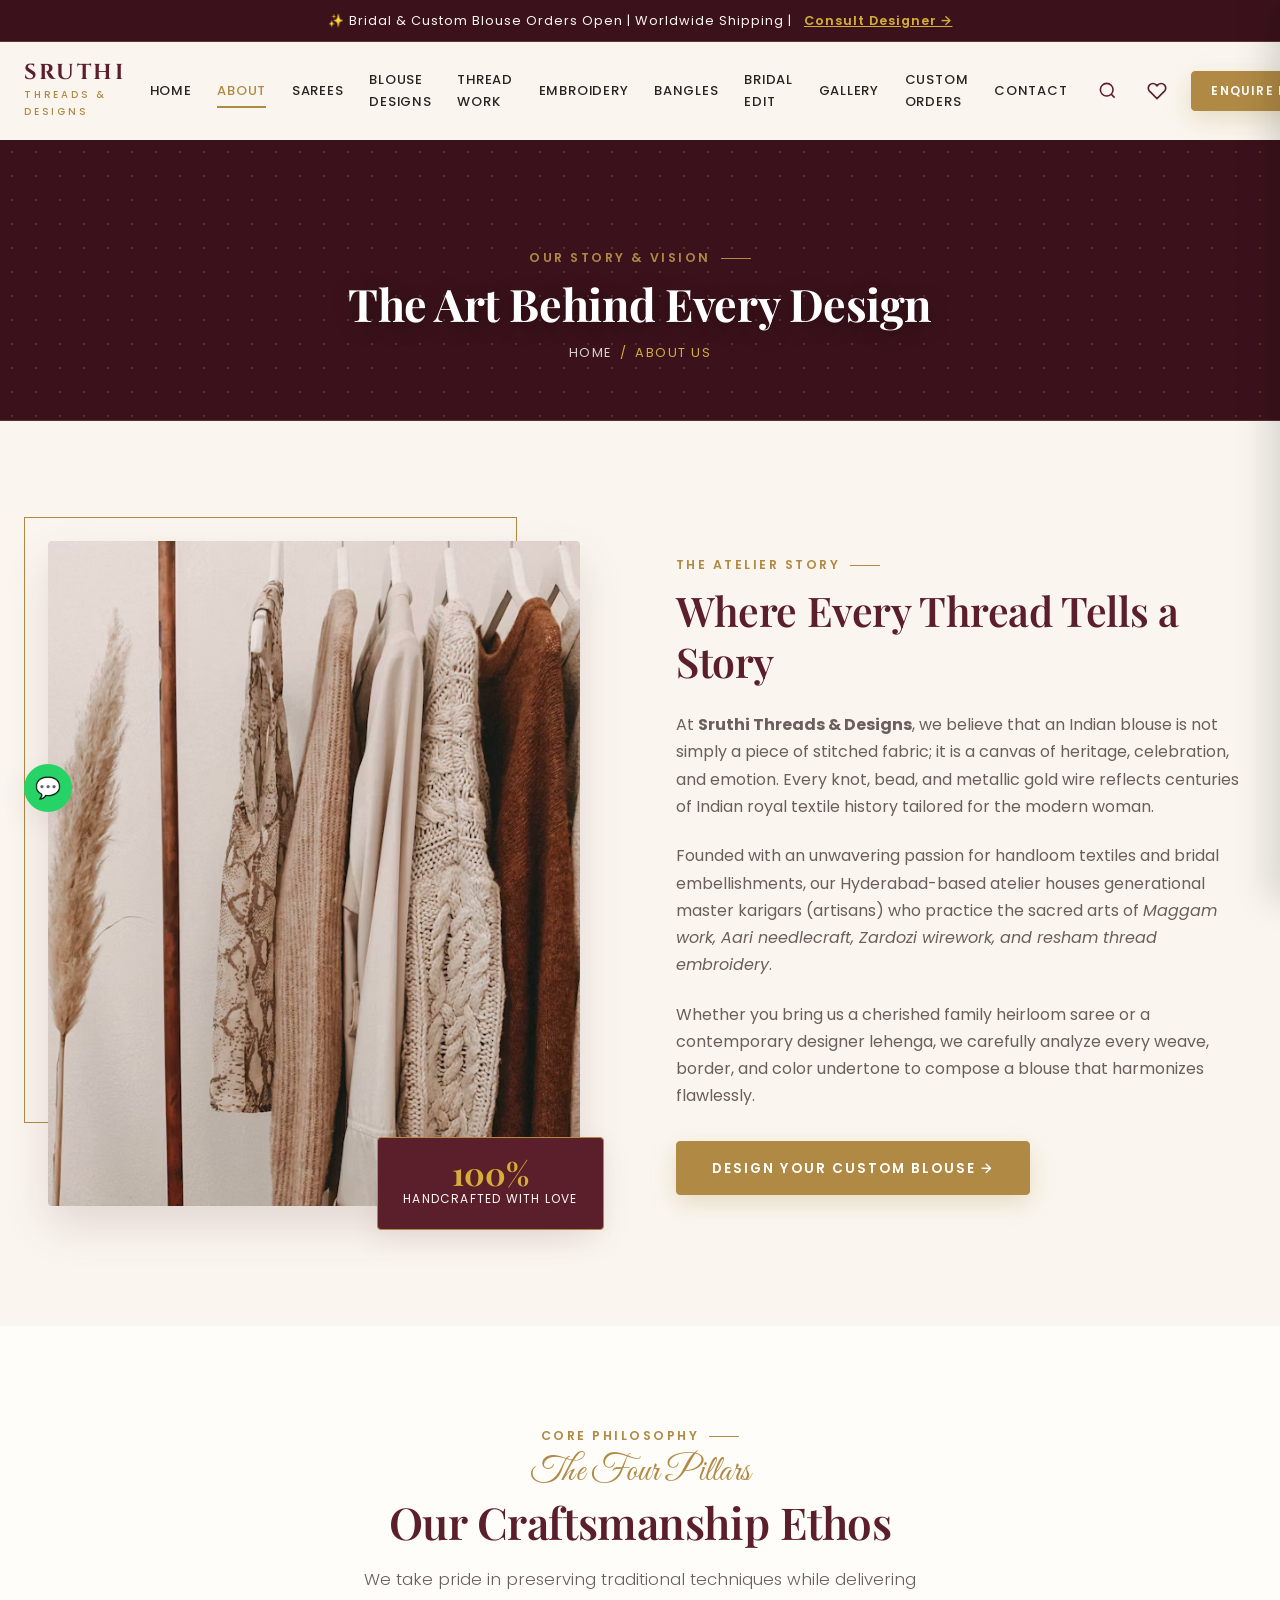
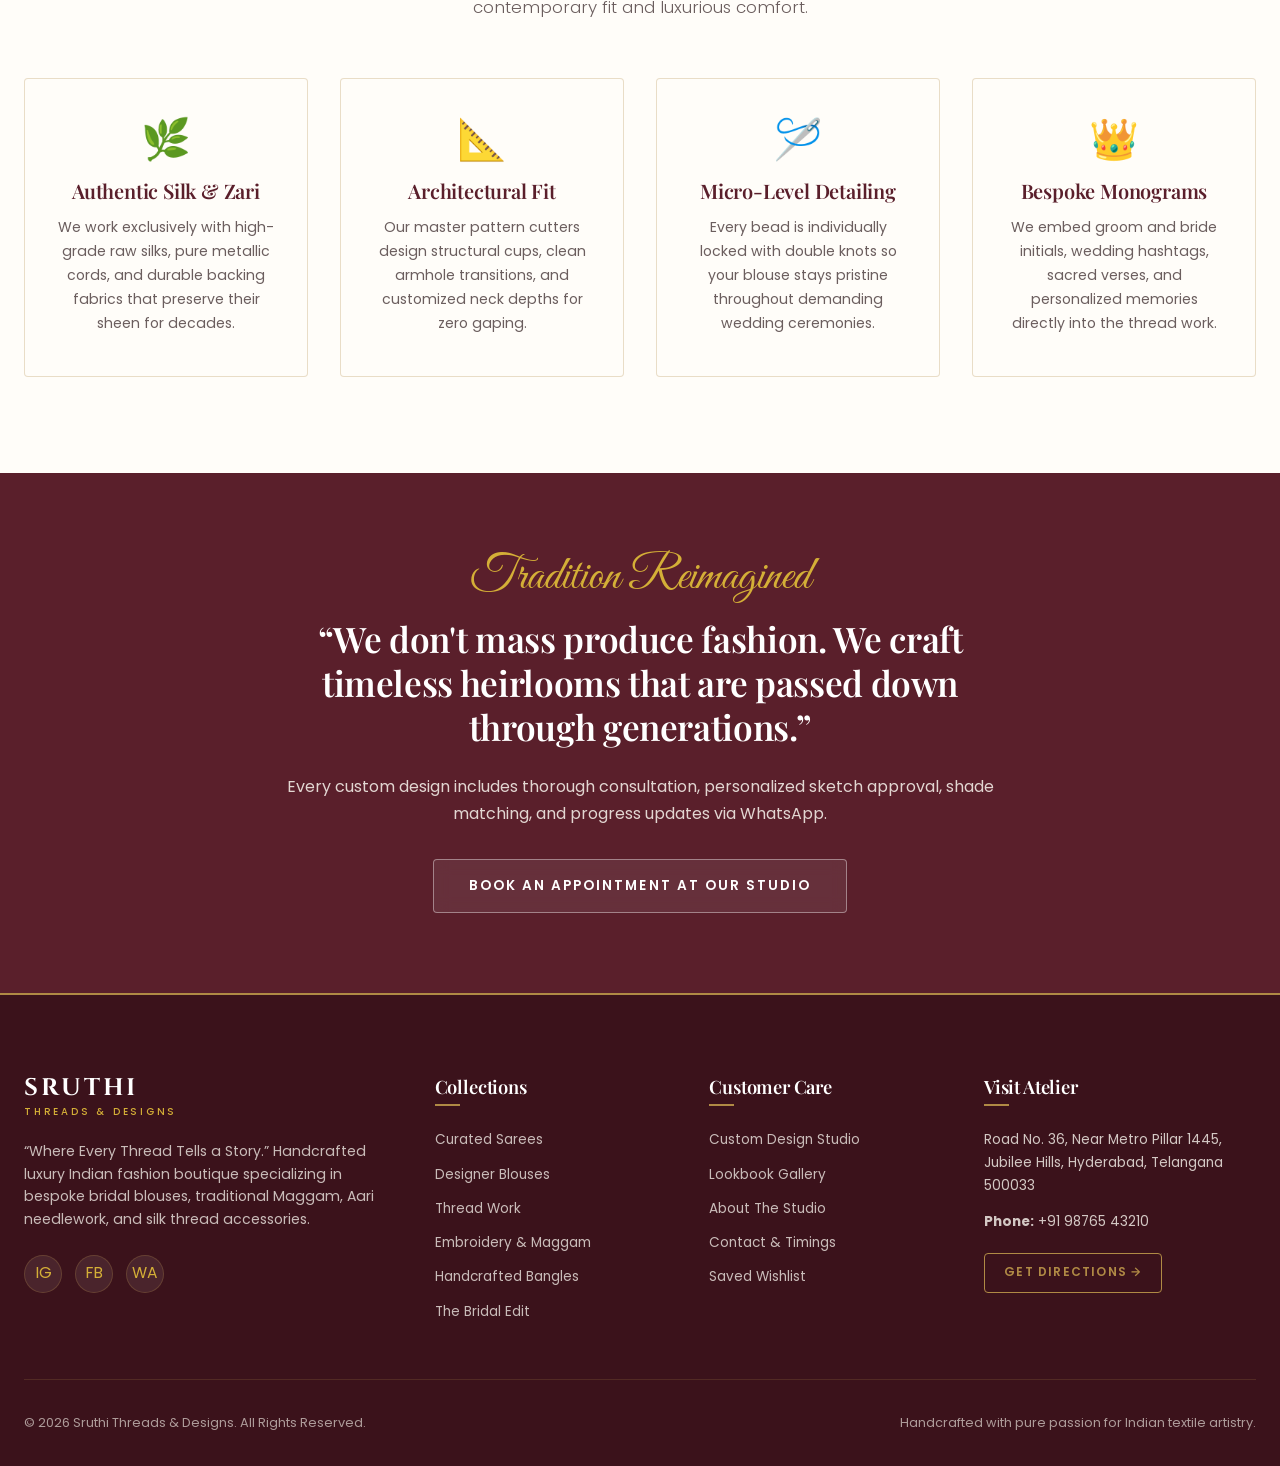
<file: about.html>
<!DOCTYPE html>
<html lang="en">
<head>
    <meta charset="UTF-8">
    <meta name="viewport" content="width=device-width, initial-scale=1.0">
    <title>About Our Heritage &amp; Craftsmanship | Sruthi Threads &amp; Designs</title>
    <meta name="description" content="Learn about Sruthi Threads & Designs — our master artisans, traditional Maggam & Aari embroidery heritage, and bespoke bridal tailoring.">
    <link rel="stylesheet" href="css/style.css">
    <link rel="icon" href="data:image/svg+xml,<svg xmlns='http://www.w3.org/2000/svg' viewBox='0 0 100 100'><text y='.9em' font-size='90'>🧵</text></svg>">
</head>
<body class="page-about">

    <!-- Announcement Bar -->
    <div class="announcement-bar">
        <span>✨ Bridal &amp; Custom Blouse Orders Open | Worldwide Shipping |</span>
        <a href="custom-order.html">Consult Designer &rarr;</a>
    </div>

    <!-- Header Navigation -->
    <header class="site-header scrolled">
        <div class="container header-inner">
            <a href="index.html" class="brand-logo">
                <span class="logo-main">Sruthi</span>
                <span class="logo-sub">Threads &amp; Designs</span>
            </a>

            <nav class="desktop-nav">
                <a href="index.html" class="nav-link">Home</a>
                <a href="about.html" class="nav-link active">About</a>
                <a href="sarees.html" class="nav-link">Sarees</a>
                <a href="blouse-designs.html" class="nav-link">Blouse Designs</a>
                <a href="thread-work.html" class="nav-link">Thread Work</a>
                <a href="embroidery-work.html" class="nav-link">Embroidery</a>
                <a href="bangles.html" class="nav-link">Bangles</a>
                <a href="bridal-collection.html" class="nav-link">Bridal Edit</a>
                <a href="gallery.html" class="nav-link">Gallery</a>
                <a href="custom-order.html" class="nav-link">Custom Orders</a>
                <a href="contact.html" class="nav-link">Contact</a>
            </nav>

            <div class="header-actions">
                <button class="action-btn open-search-btn" title="Search Designs"><svg width="19" height="19" fill="none" stroke="currentColor" stroke-width="2" viewBox="0 0 24 24"><circle cx="11" cy="11" r="8"></circle><line x1="21" y1="21" x2="16.65" y2="16.65"></line></svg></button>
                <a href="wishlist.html" class="action-btn" title="View Wishlist"><svg width="20" height="20" fill="none" stroke="currentColor" stroke-width="2" viewBox="0 0 24 24"><path d="M20.84 4.61a5.5 5.5 0 0 0-7.78 0L12 5.67l-1.06-1.06a5.5 5.5 0 0 0-7.78 7.78l1.06 1.06L12 21.23l7.78-7.78 1.06-1.06a5.5 5.5 0 0 0 0-7.78z"></path></svg><span class="badge-count wishlist-count-badge" style="display: none;">0</span></a>
                <a href="custom-order.html" class="btn btn-gold btn-sm d-none-mobile">Enquire Now</a>
                <button class="hamburger-btn" aria-label="Toggle menu"><span></span><span></span><span></span></button>
            </div>
        </div>
    </header>

    <!-- Mobile Drawer -->
    <div class="mobile-drawer-backdrop"></div>
    <aside class="mobile-drawer">
        <div>
            <div class="mobile-drawer-header">
                <div class="brand-logo"><span class="logo-main">Sruthi</span><span class="logo-sub">Threads &amp; Designs</span></div>
                <button class="drawer-close-btn action-btn">&times;</button>
            </div>
            <nav class="mobile-drawer-nav">
                <a href="index.html" class="mobile-nav-link">Home</a>
                <a href="about.html" class="mobile-nav-link active">About Our Craft</a>
                <a href="sarees.html" class="mobile-nav-link">Curated Sarees 🥻</a>
                <a href="blouse-designs.html" class="mobile-nav-link">Blouse Designs</a>
                <a href="thread-work.html" class="mobile-nav-link">Thread Work</a>
                <a href="embroidery-work.html" class="mobile-nav-link">Embroidery &amp; Maggam</a>
                <a href="bangles.html" class="mobile-nav-link">Handcrafted Bangles</a>
                <a href="bridal-collection.html" class="mobile-nav-link">The Bridal Edit</a>
                <a href="gallery.html" class="mobile-nav-link">Lookbook Gallery</a>
                <a href="custom-order.html" class="mobile-nav-link">Custom Design Studio</a>
                <a href="contact.html" class="mobile-nav-link">Contact Boutique</a>
                <a href="wishlist.html" class="mobile-nav-link">Saved Wishlist ❤️</a>
            </nav>
        </div>
        <div class="mobile-drawer-footer">
            <a href="#" class="btn btn-whatsapp btn-sm cfg-whatsapp-link" style="width:100%;">Chat on WhatsApp</a>
        </div>
    </aside>

    <!-- Page Banner -->
    <section class="page-banner">
        <div class="page-banner-bg"></div>
        <div class="container page-banner-content">
            <span class="section-tag">Our Story &amp; Vision</span>
            <h1 class="hero-title" style="font-size: 2.8rem; margin-bottom: 0.5rem;">The Art Behind Every Design</h1>
            <div class="breadcrumb">
                <a href="index.html">Home</a> <span>/</span> <span>About Us</span>
            </div>
        </div>
    </section>

    <!-- Detailed Story Section -->
    <section class="about-section">
        <div class="container">
            <div class="about-grid">
                <div class="about-image-frame">
                    <img src="images/hero/atelier-story.jpg" alt="Sruthi Threads Atelier Craftsmanship">
                    <div class="about-badge-floating">
                        <div class="about-badge-num">100%</div>
                        <div class="about-badge-label">Handcrafted with Love</div>
                    </div>
                </div>
                <div class="about-content">
                    <span class="section-tag">The Atelier Story</span>
                    <h2 class="section-heading">Where Every Thread Tells a Story</h2>
                    <p>At <strong>Sruthi Threads &amp; Designs</strong>, we believe that an Indian blouse is not simply a piece of stitched fabric; it is a canvas of heritage, celebration, and emotion. Every knot, bead, and metallic gold wire reflects centuries of Indian royal textile history tailored for the modern woman.</p>
                    <p>Founded with an unwavering passion for handloom textiles and bridal embellishments, our Hyderabad-based atelier houses generational master karigars (artisans) who practice the sacred arts of <em>Maggam work, Aari needlecraft, Zardozi wirework, and resham thread embroidery</em>.</p>
                    <p>Whether you bring us a cherished family heirloom saree or a contemporary designer lehenga, we carefully analyze every weave, border, and color undertone to compose a blouse that harmonizes flawlessly.</p>
                    <div style="margin-top: 2rem;">
                        <a href="custom-order.html" class="btn btn-gold">Design Your Custom Blouse &rarr;</a>
                    </div>
                </div>
            </div>
        </div>
    </section>

    <!-- Craftsmanship Values -->
    <section class="benefits-section" style="background: var(--cream-light);">
        <div class="container">
            <div class="section-header">
                <span class="section-tag">Core Philosophy</span>
                <span class="section-script">The Four Pillars</span>
                <h2 class="section-heading">Our Craftsmanship Ethos</h2>
                <p class="section-subtext">We take pride in preserving traditional techniques while delivering contemporary fit and luxurious comfort.</p>
            </div>
            <div class="benefits-grid" style="grid-template-columns: repeat(4, 1fr);">
                <div class="benefit-card">
                    <div class="benefit-icon">🌿</div>
                    <h3 class="benefit-title">Authentic Silk &amp; Zari</h3>
                    <p class="benefit-desc">We work exclusively with high-grade raw silks, pure metallic cords, and durable backing fabrics that preserve their sheen for decades.</p>
                </div>
                <div class="benefit-card">
                    <div class="benefit-icon">📐</div>
                    <h3 class="benefit-title">Architectural Fit</h3>
                    <p class="benefit-desc">Our master pattern cutters design structural cups, clean armhole transitions, and customized neck depths for zero gaping.</p>
                </div>
                <div class="benefit-card">
                    <div class="benefit-icon">🪡</div>
                    <h3 class="benefit-title">Micro-Level Detailing</h3>
                    <p class="benefit-desc">Every bead is individually locked with double knots so your blouse stays pristine throughout demanding wedding ceremonies.</p>
                </div>
                <div class="benefit-card">
                    <div class="benefit-icon">👑</div>
                    <h3 class="benefit-title">Bespoke Monograms</h3>
                    <p class="benefit-desc">We embed groom and bride initials, wedding hashtags, sacred verses, and personalized memories directly into the thread work.</p>
                </div>
            </div>
        </div>
    </section>

    <!-- Artisan Feature Quote -->
    <section style="padding: 5rem 0; background: var(--primary); color: #fff; text-align: center;">
        <div class="container" style="max-width: 800px;">
            <span class="section-script" style="color: var(--gold-light); font-size: 3rem;">Tradition Reimagined</span>
            <h2 style="color: #fff; font-size: 2.2rem; margin: 1rem 0 1.5rem; font-family: var(--font-heading);">
                &ldquo;We don't mass produce fashion. We craft timeless heirlooms that are passed down through generations.&rdquo;
            </h2>
            <p style="color: var(--cream); font-size: 1rem; opacity: 0.85; margin-bottom: 2rem;">
                Every custom design includes thorough consultation, personalized sketch approval, shade matching, and progress updates via WhatsApp.
            </p>
            <a href="contact.html" class="btn btn-outline-light">Book an Appointment at Our Studio</a>
        </div>
    </section>

    <!-- Floating Actions & Footer -->
    <div class="floating-actions">
        <button class="floating-btn floating-scroll-top" title="Scroll to top">&#8593;</button>
        <a href="#" class="floating-btn floating-whatsapp cfg-whatsapp-link">💬</a>
    </div>

    <!-- Bottom Action Bar (Mobile) -->
    <div class="bottom-action-bar">
        <div class="bottom-action-grid">
            <a href="#" class="bottom-action-item cfg-whatsapp-link"><i>💬</i><span>WhatsApp</span></a>
            <a href="custom-order.html" class="bottom-action-item"><i>✨</i><span>Enquire</span></a>
            <a href="wishlist.html" class="bottom-action-item"><i>❤️</i><span>Wishlist</span></a>
            <a href="#" class="bottom-action-item cfg-phone-link"><i>📞</i><span>Call</span></a>
        </div>
    </div>

    <footer class="site-footer">
        <div class="container">
            <div class="footer-grid">
                <div class="footer-brand">
                    <div class="logo-main">Sruthi</div>
                    <div class="logo-sub">Threads &amp; Designs</div>
                    <p>&ldquo;Where Every Thread Tells a Story.&rdquo; Handcrafted luxury Indian fashion boutique specializing in bespoke bridal blouses, traditional Maggam, Aari needlework, and silk thread accessories.</p>
                    <div class="footer-social-links">
                        <a href="#" class="social-icon-btn cfg-instagram-link">IG</a>
                        <a href="#" class="social-icon-btn cfg-facebook-link">FB</a>
                        <a href="#" class="social-icon-btn cfg-whatsapp-link">WA</a>
                    </div>
                </div>
                <div class="footer-col">
                    <h4>Collections</h4>
                    <div class="footer-links">
                        <a href="sarees.html">Curated Sarees</a>
                        <a href="blouse-designs.html">Designer Blouses</a>
                        <a href="thread-work.html">Thread Work</a>
                        <a href="embroidery-work.html">Embroidery &amp; Maggam</a>
                        <a href="bangles.html">Handcrafted Bangles</a>
                        <a href="bridal-collection.html">The Bridal Edit</a>
                    </div>
                </div>
                <div class="footer-col">
                    <h4>Customer Care</h4>
                    <div class="footer-links">
                        <a href="custom-order.html">Custom Design Studio</a>
                        <a href="gallery.html">Lookbook Gallery</a>
                        <a href="about.html">About The Studio</a>
                        <a href="contact.html">Contact &amp; Timings</a>
                        <a href="wishlist.html">Saved Wishlist</a>
                    </div>
                </div>
                <div class="footer-col">
                    <h4>Visit Atelier</h4>
                    <p class="cfg-address-text" style="color: rgba(250, 246, 239, 0.8); font-size: 0.85rem; margin-bottom: 0.8rem;">Road No. 36, Jubilee Hills, Hyderabad, India</p>
                    <p style="color: rgba(250, 246, 239, 0.8); font-size: 0.85rem; margin-bottom: 1.2rem;"><strong>Phone:</strong> <span class="cfg-phone-text">+91 98765 43210</span></p>
                    <a href="contact.html" class="btn btn-outline-gold btn-sm">Get Directions &rarr;</a>
                </div>
            </div>
            <div class="footer-bottom">
                <div>&copy; 2026 Sruthi Threads &amp; Designs. All Rights Reserved.</div>
                <div>Handcrafted with pure passion for Indian textile artistry.</div>
            </div>
        </div>
    </footer>

    <script src="js/config.js"></script>
    <script src="js/products.js"></script>
    <script src="js/script.js"></script>
</body>
</html>
</file>
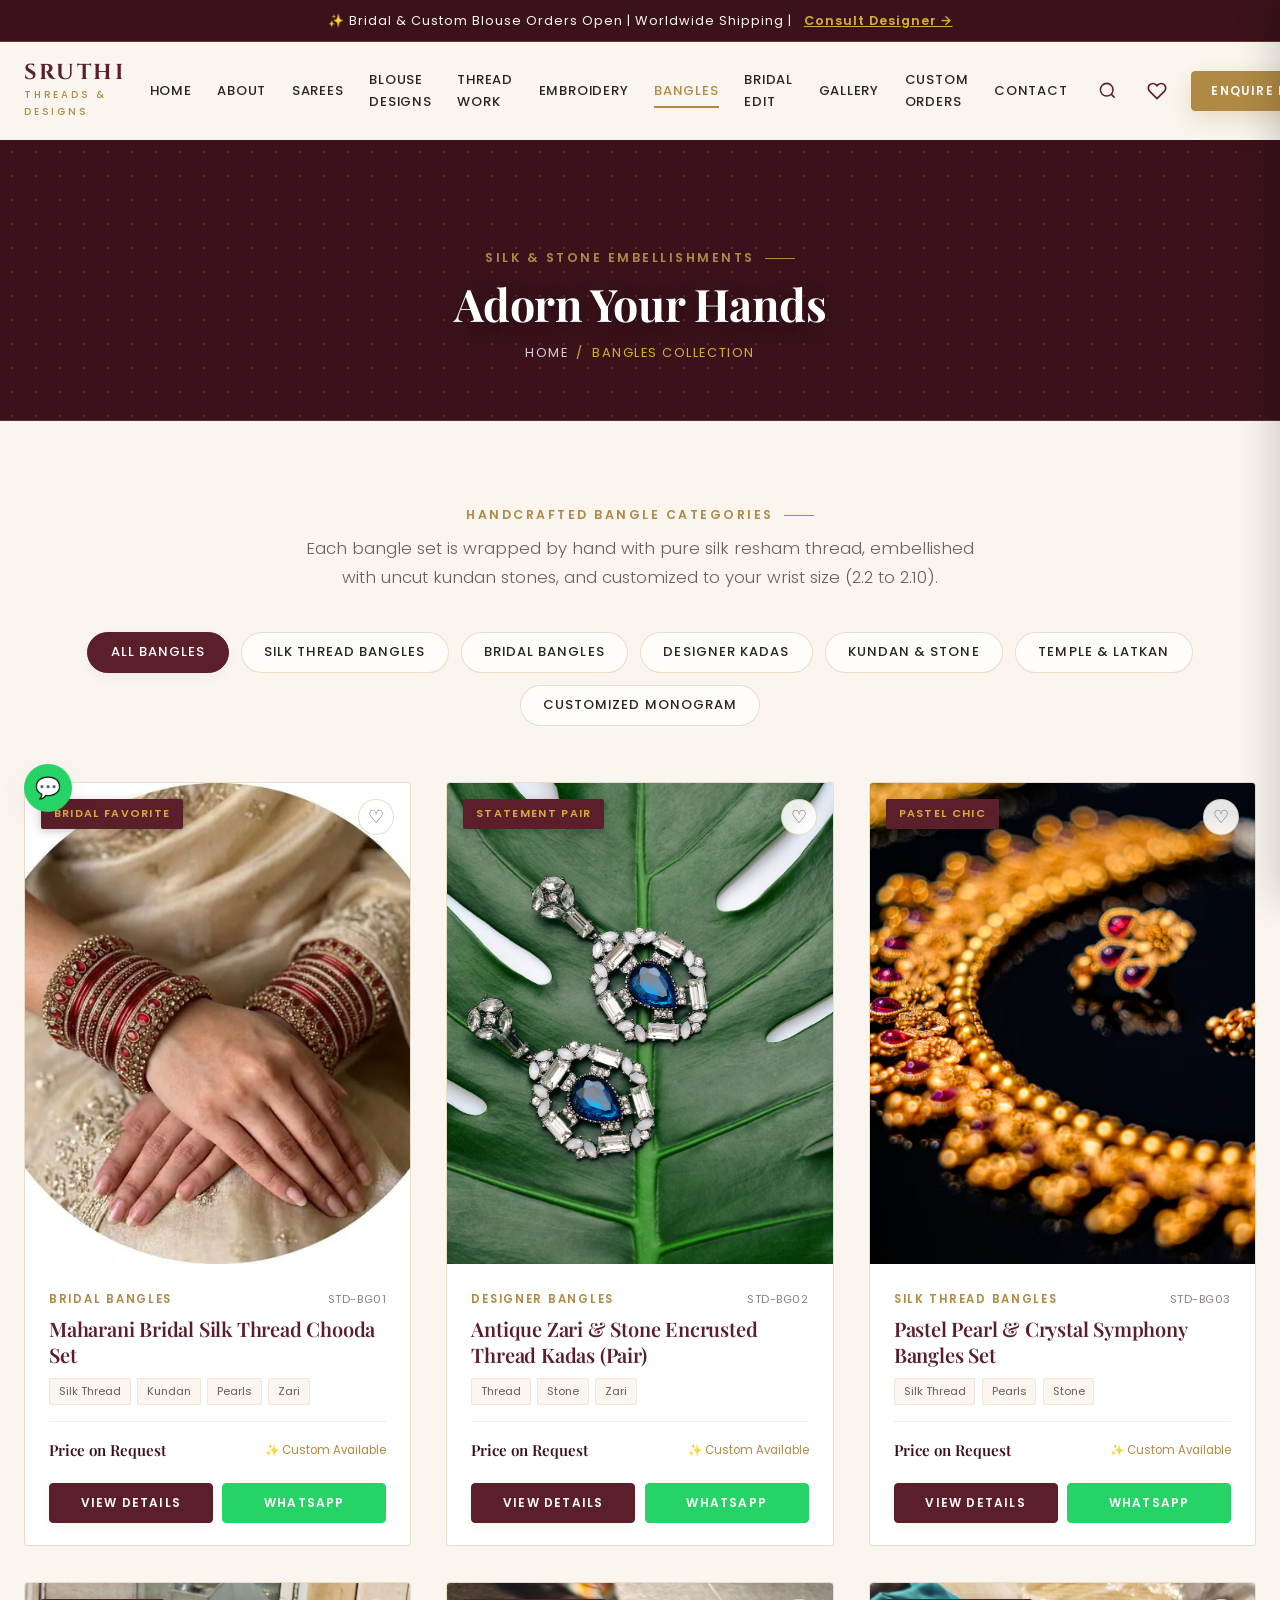
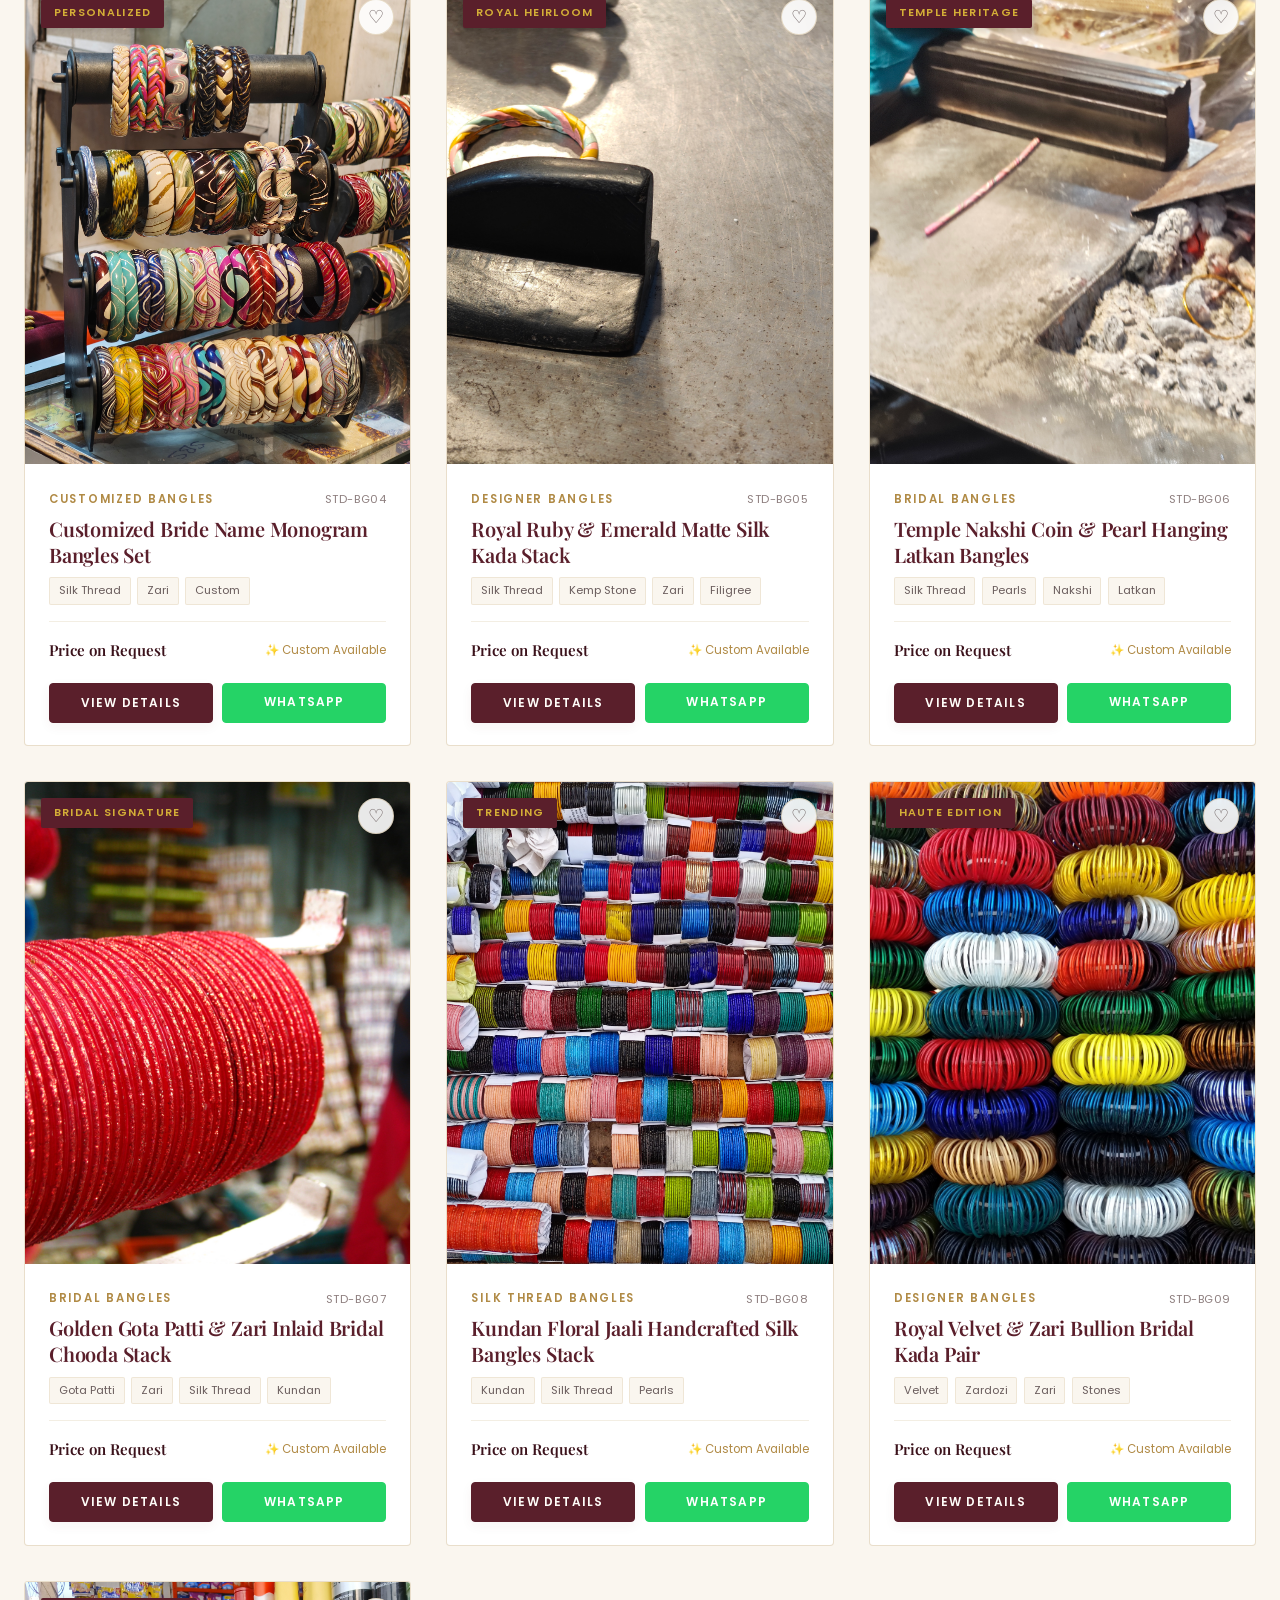
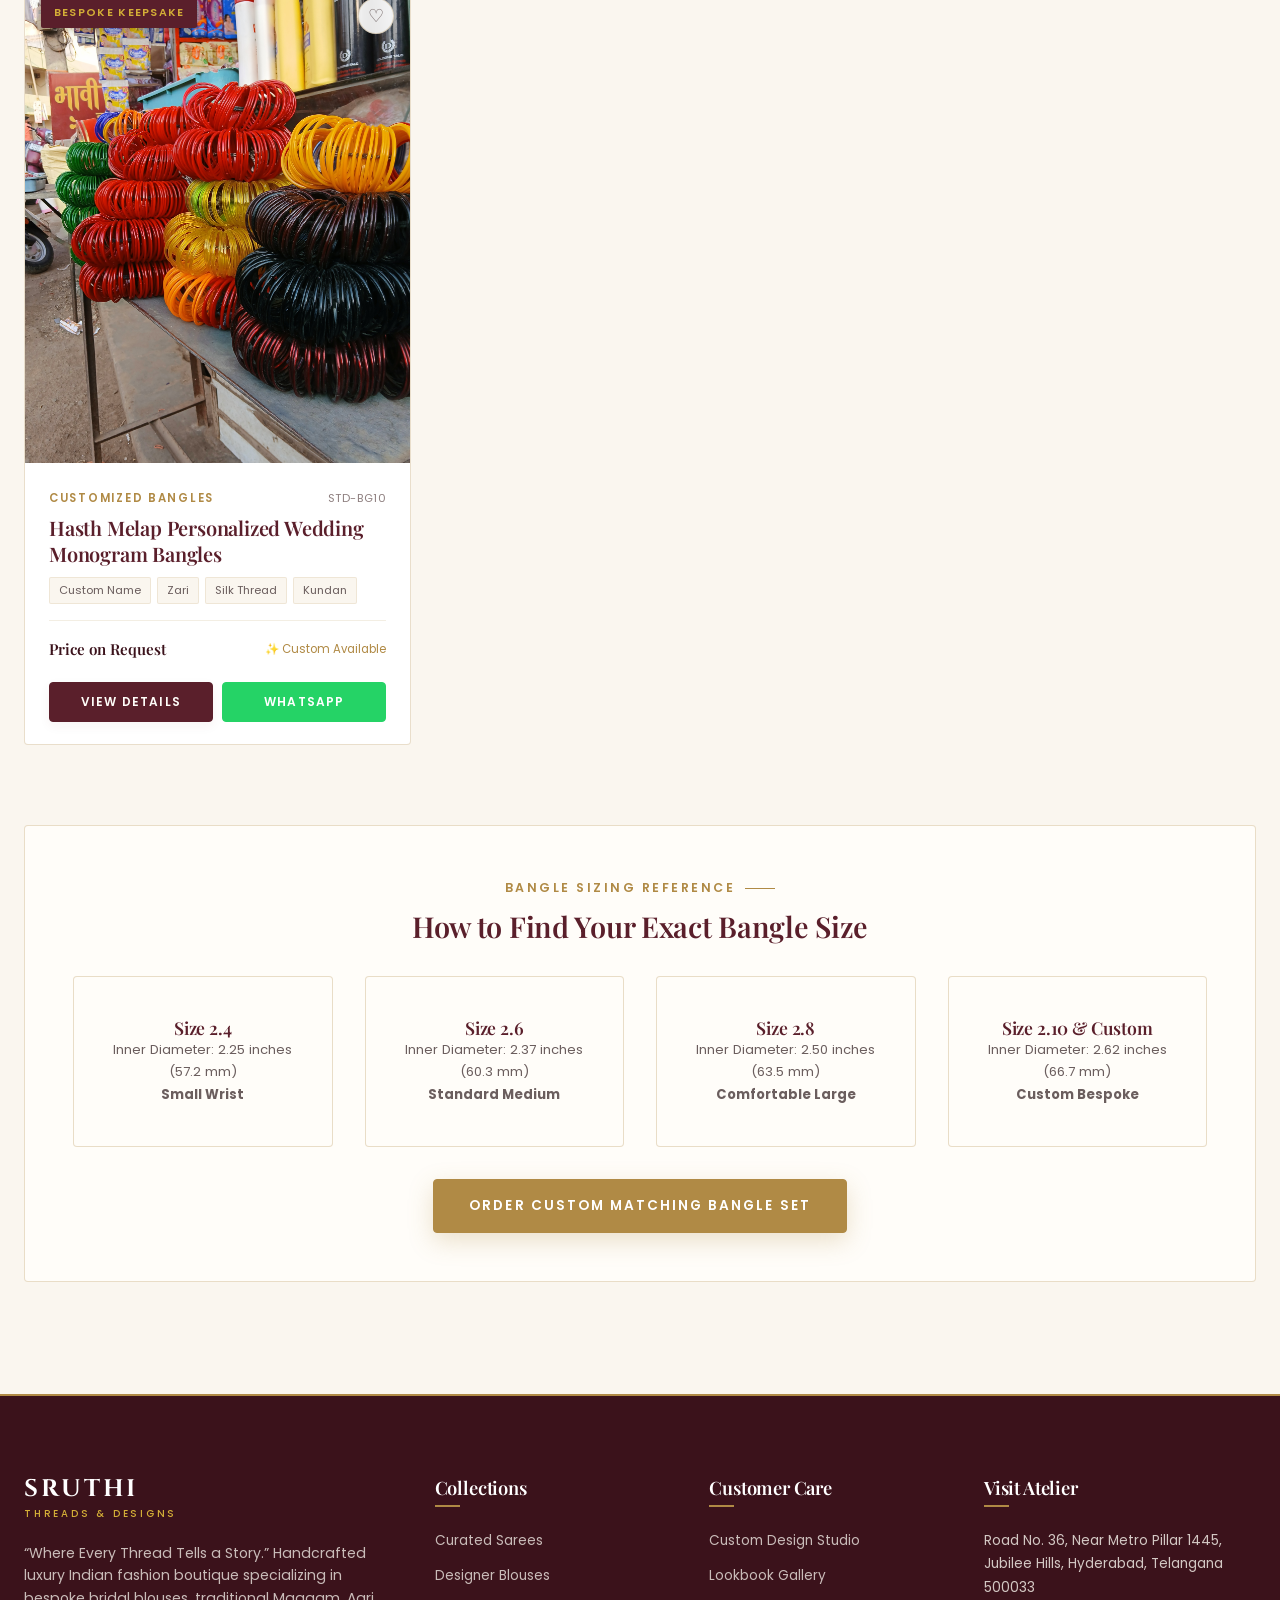
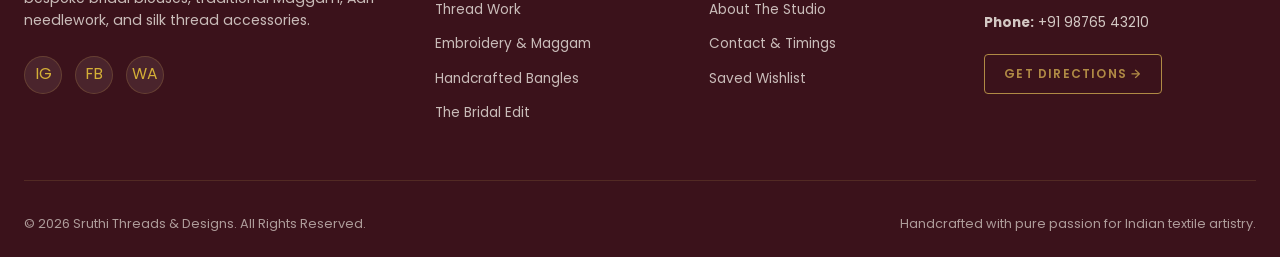
<file: bangles.html>
<!DOCTYPE html>
<html lang="en">
<head>
    <meta charset="UTF-8">
    <meta name="viewport" content="width=device-width, initial-scale=1.0">
    <title>Handcrafted Silk Thread &amp; Bridal Bangles | Sruthi Threads &amp; Designs</title>
    <meta name="description" content="Explore handcrafted silk thread bangles, bridal chooda stacks, kundan kadas, pearl latkans, and personalized name bangles customized to your saree.">
    <link rel="stylesheet" href="css/style.css">
    <link rel="icon" href="data:image/svg+xml,<svg xmlns='http://www.w3.org/2000/svg' viewBox='0 0 100 100'><text y='.9em' font-size='90'>🧵</text></svg>">
</head>
<body class="page-bangles">

    <!-- Announcement Bar -->
    <div class="announcement-bar">
        <span>✨ Bridal &amp; Custom Blouse Orders Open | Worldwide Shipping |</span>
        <a href="custom-order.html">Consult Designer &rarr;</a>
    </div>

    <!-- Header Navigation -->
    <header class="site-header scrolled">
        <div class="container header-inner">
            <a href="index.html" class="brand-logo">
                <span class="logo-main">Sruthi</span>
                <span class="logo-sub">Threads &amp; Designs</span>
            </a>

            <nav class="desktop-nav">
                <a href="index.html" class="nav-link">Home</a>
                <a href="about.html" class="nav-link">About</a>
                <a href="sarees.html" class="nav-link">Sarees</a>
                <a href="blouse-designs.html" class="nav-link">Blouse Designs</a>
                <a href="thread-work.html" class="nav-link">Thread Work</a>
                <a href="embroidery-work.html" class="nav-link">Embroidery</a>
                <a href="bangles.html" class="nav-link active">Bangles</a>
                <a href="bridal-collection.html" class="nav-link">Bridal Edit</a>
                <a href="gallery.html" class="nav-link">Gallery</a>
                <a href="custom-order.html" class="nav-link">Custom Orders</a>
                <a href="contact.html" class="nav-link">Contact</a>
            </nav>

            <div class="header-actions">
                <button class="action-btn open-search-btn" title="Search Designs"><svg width="19" height="19" fill="none" stroke="currentColor" stroke-width="2" viewBox="0 0 24 24"><circle cx="11" cy="11" r="8"></circle><line x1="21" y1="21" x2="16.65" y2="16.65"></line></svg></button>
                <a href="wishlist.html" class="action-btn" title="View Wishlist"><svg width="20" height="20" fill="none" stroke="currentColor" stroke-width="2" viewBox="0 0 24 24"><path d="M20.84 4.61a5.5 5.5 0 0 0-7.78 0L12 5.67l-1.06-1.06a5.5 5.5 0 0 0-7.78 7.78l1.06 1.06L12 21.23l7.78-7.78 1.06-1.06a5.5 5.5 0 0 0 0-7.78z"></path></svg><span class="badge-count wishlist-count-badge" style="display: none;">0</span></a>
                <a href="custom-order.html" class="btn btn-gold btn-sm d-none-mobile">Enquire Now</a>
                <button class="hamburger-btn" aria-label="Toggle menu"><span></span><span></span><span></span></button>
            </div>
        </div>
    </header>

    <!-- Mobile Drawer -->
    <div class="mobile-drawer-backdrop"></div>
    <aside class="mobile-drawer">
        <div>
            <div class="mobile-drawer-header">
                <div class="brand-logo"><span class="logo-main">Sruthi</span><span class="logo-sub">Threads &amp; Designs</span></div>
                <button class="drawer-close-btn action-btn">&times;</button>
            </div>
            <nav class="mobile-drawer-nav">
                <a href="index.html" class="mobile-nav-link">Home</a>
                <a href="about.html" class="mobile-nav-link">About Our Craft</a>
                <a href="sarees.html" class="mobile-nav-link">Curated Sarees 🥻</a>
                <a href="blouse-designs.html" class="mobile-nav-link">Blouse Designs</a>
                <a href="thread-work.html" class="mobile-nav-link">Thread Work</a>
                <a href="embroidery-work.html" class="mobile-nav-link">Embroidery &amp; Maggam</a>
                <a href="bangles.html" class="mobile-nav-link active">Handcrafted Bangles</a>
                <a href="bridal-collection.html" class="mobile-nav-link">The Bridal Edit</a>
                <a href="gallery.html" class="mobile-nav-link">Lookbook Gallery</a>
                <a href="custom-order.html" class="mobile-nav-link">Custom Design Studio</a>
                <a href="contact.html" class="mobile-nav-link">Contact Boutique</a>
                <a href="wishlist.html" class="mobile-nav-link">Saved Wishlist ❤️</a>
            </nav>
        </div>
        <div class="mobile-drawer-footer">
            <a href="#" class="btn btn-whatsapp btn-sm cfg-whatsapp-link" style="width:100%;">Chat on WhatsApp</a>
        </div>
    </aside>

    <!-- Page Banner -->
    <section class="page-banner">
        <div class="page-banner-bg"></div>
        <div class="container page-banner-content">
            <span class="section-tag">Silk &amp; Stone Embellishments</span>
            <h1 class="hero-title" style="font-size: 2.8rem; margin-bottom: 0.5rem;">Adorn Your Hands</h1>
            <div class="breadcrumb">
                <a href="index.html">Home</a> <span>/</span> <span>Bangles Collection</span>
            </div>
        </div>
    </section>

    <!-- Catalog & Filters -->
    <section class="categories-section" style="background: var(--cream); padding: 5rem 0 7rem;">
        <div class="container">
            <div class="section-header" style="margin-bottom: 2.5rem;">
                <span class="section-tag">Handcrafted Bangle Categories</span>
                <p class="section-subtext">Each bangle set is wrapped by hand with pure silk resham thread, embellished with uncut kundan stones, and customized to your wrist size (2.2 to 2.10).</p>
            </div>

            <!-- Filter Controls -->
            <div class="filter-wrapper">
                <button class="filter-btn active" data-filter="all">All Bangles</button>
                <button class="filter-btn" data-filter="silk">Silk Thread Bangles</button>
                <button class="filter-btn" data-filter="bridal">Bridal Bangles</button>
                <button class="filter-btn" data-filter="designer">Designer Kadas</button>
                <button class="filter-btn" data-filter="kundan">Kundan &amp; Stone</button>
                <button class="filter-btn" data-filter="temple">Temple &amp; Latkan</button>
                <button class="filter-btn" data-filter="customized">Customized Monogram</button>
            </div>

            <!-- Product Grid -->
            <div id="product-catalog-grid" class="catalog-grid" data-page-category="Bangles">
                <!-- Injected dynamically via js/script.js -->
            </div>

            <!-- Bangle Sizing Guide -->
            <div style="margin-top: 5rem; background: var(--cream-light); border: 1px solid var(--gold-border); padding: 3rem; border-radius: var(--border-radius);">
                <div class="section-header" style="margin-bottom: 2rem;">
                    <span class="section-tag">Bangle Sizing Reference</span>
                    <h3 style="font-size: 1.8rem; color: var(--primary);">How to Find Your Exact Bangle Size</h3>
                </div>
                <div class="benefits-grid" style="grid-template-columns: repeat(4, 1fr);">
                    <div class="benefit-card">
                        <h4 style="font-size: 1.1rem; color: var(--primary);">Size 2.4</h4>
                        <p style="font-size: 0.82rem; color: var(--text-muted);">Inner Diameter: 2.25 inches (57.2 mm)<br><strong>Small Wrist</strong></p>
                    </div>
                    <div class="benefit-card">
                        <h4 style="font-size: 1.1rem; color: var(--primary);">Size 2.6</h4>
                        <p style="font-size: 0.82rem; color: var(--text-muted);">Inner Diameter: 2.37 inches (60.3 mm)<br><strong>Standard Medium</strong></p>
                    </div>
                    <div class="benefit-card">
                        <h4 style="font-size: 1.1rem; color: var(--primary);">Size 2.8</h4>
                        <p style="font-size: 0.82rem; color: var(--text-muted);">Inner Diameter: 2.50 inches (63.5 mm)<br><strong>Comfortable Large</strong></p>
                    </div>
                    <div class="benefit-card">
                        <h4 style="font-size: 1.1rem; color: var(--primary);">Size 2.10 &amp; Custom</h4>
                        <p style="font-size: 0.82rem; color: var(--text-muted);">Inner Diameter: 2.62 inches (66.7 mm)<br><strong>Custom Bespoke</strong></p>
                    </div>
                </div>
                <div style="text-align: center; margin-top: 2rem;">
                    <a href="custom-order.html" class="btn btn-gold">Order Custom Matching Bangle Set</a>
                </div>
            </div>
        </div>
    </section>

    <!-- Floating Actions & Footer -->
    <div class="floating-actions">
        <button class="floating-btn floating-scroll-top" title="Scroll to top">&#8593;</button>
        <a href="#" class="floating-btn floating-whatsapp cfg-whatsapp-link">💬</a>
    </div>

    <!-- Bottom Action Bar (Mobile) -->
    <div class="bottom-action-bar">
        <div class="bottom-action-grid">
            <a href="#" class="bottom-action-item cfg-whatsapp-link"><i>💬</i><span>WhatsApp</span></a>
            <a href="custom-order.html" class="bottom-action-item"><i>✨</i><span>Enquire</span></a>
            <a href="wishlist.html" class="bottom-action-item"><i>❤️</i><span>Wishlist</span></a>
            <a href="#" class="bottom-action-item cfg-phone-link"><i>📞</i><span>Call</span></a>
        </div>
    </div>

    <footer class="site-footer">
        <div class="container">
            <div class="footer-grid">
                <div class="footer-brand">
                    <div class="logo-main">Sruthi</div>
                    <div class="logo-sub">Threads &amp; Designs</div>
                    <p>&ldquo;Where Every Thread Tells a Story.&rdquo; Handcrafted luxury Indian fashion boutique specializing in bespoke bridal blouses, traditional Maggam, Aari needlework, and silk thread accessories.</p>
                    <div class="footer-social-links">
                        <a href="#" class="social-icon-btn cfg-instagram-link">IG</a>
                        <a href="#" class="social-icon-btn cfg-facebook-link">FB</a>
                        <a href="#" class="social-icon-btn cfg-whatsapp-link">WA</a>
                    </div>
                </div>
                <div class="footer-col">
                    <h4>Collections</h4>
                    <div class="footer-links">
                        <a href="sarees.html">Curated Sarees</a>
                        <a href="blouse-designs.html">Designer Blouses</a>
                        <a href="thread-work.html">Thread Work</a>
                        <a href="embroidery-work.html">Embroidery &amp; Maggam</a>
                        <a href="bangles.html">Handcrafted Bangles</a>
                        <a href="bridal-collection.html">The Bridal Edit</a>
                    </div>
                </div>
                <div class="footer-col">
                    <h4>Customer Care</h4>
                    <div class="footer-links">
                        <a href="custom-order.html">Custom Design Studio</a>
                        <a href="gallery.html">Lookbook Gallery</a>
                        <a href="about.html">About The Studio</a>
                        <a href="contact.html">Contact &amp; Timings</a>
                        <a href="wishlist.html">Saved Wishlist</a>
                    </div>
                </div>
                <div class="footer-col">
                    <h4>Visit Atelier</h4>
                    <p class="cfg-address-text" style="color: rgba(250, 246, 239, 0.8); font-size: 0.85rem; margin-bottom: 0.8rem;">Road No. 36, Jubilee Hills, Hyderabad, India</p>
                    <p style="color: rgba(250, 246, 239, 0.8); font-size: 0.85rem; margin-bottom: 1.2rem;"><strong>Phone:</strong> <span class="cfg-phone-text">+91 98765 43210</span></p>
                    <a href="contact.html" class="btn btn-outline-gold btn-sm">Get Directions &rarr;</a>
                </div>
            </div>
            <div class="footer-bottom">
                <div>&copy; 2026 Sruthi Threads &amp; Designs. All Rights Reserved.</div>
                <div>Handcrafted with pure passion for Indian textile artistry.</div>
            </div>
        </div>
    </footer>

    <script src="js/config.js"></script>
    <script src="js/products.js"></script>
    <script src="js/script.js"></script>
</body>
</html>
</file>
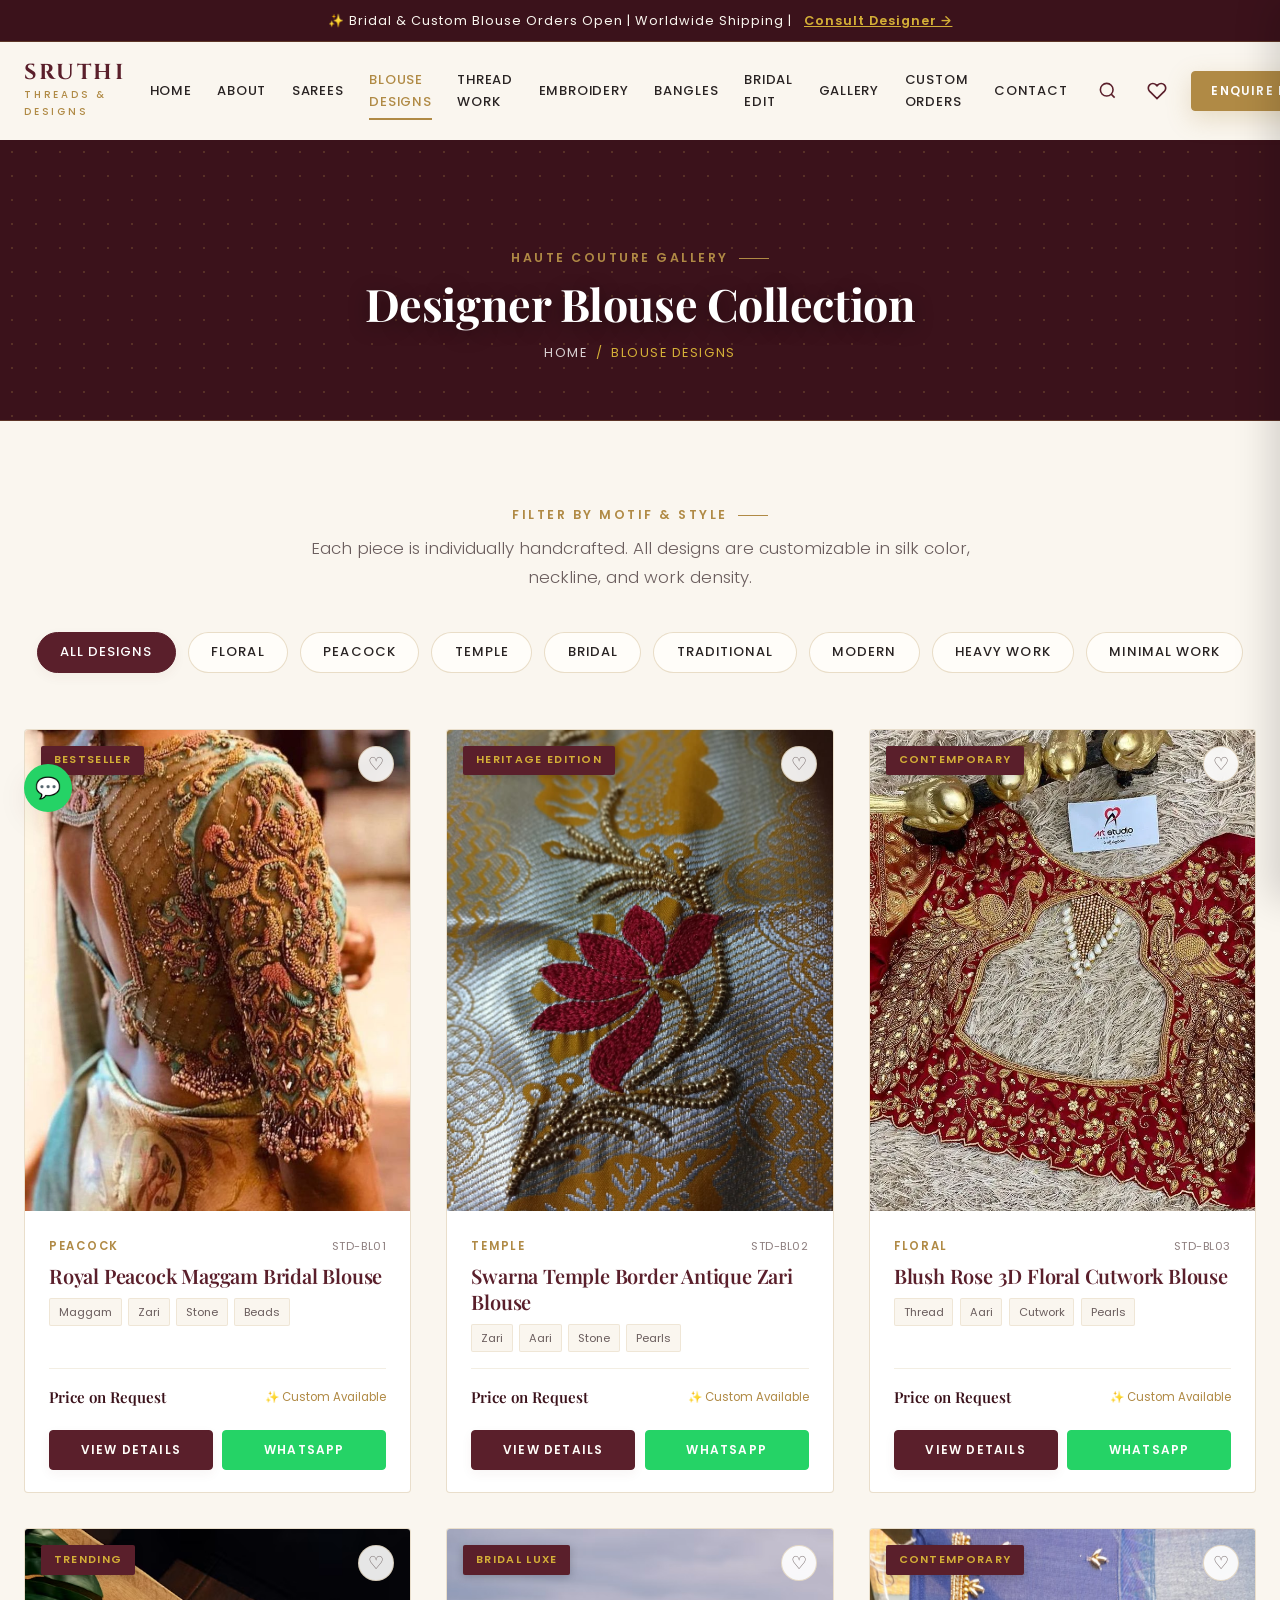
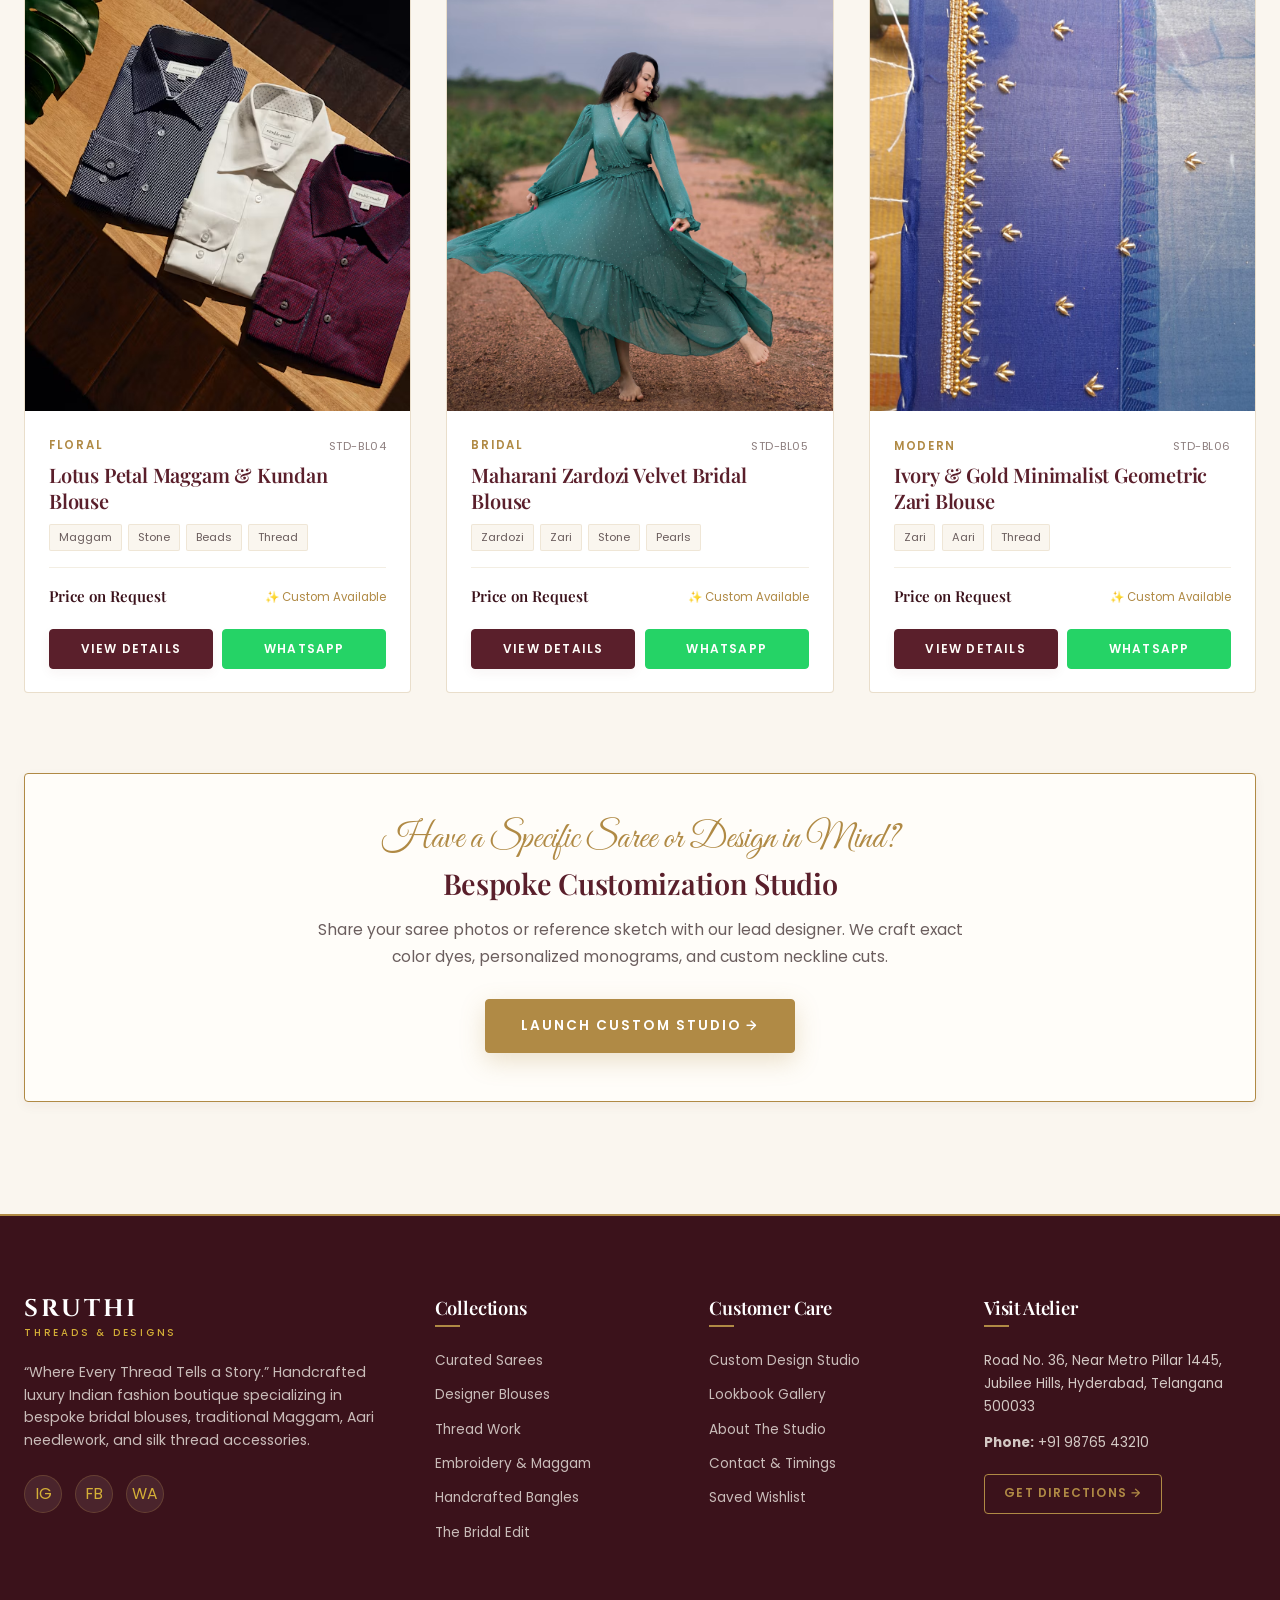
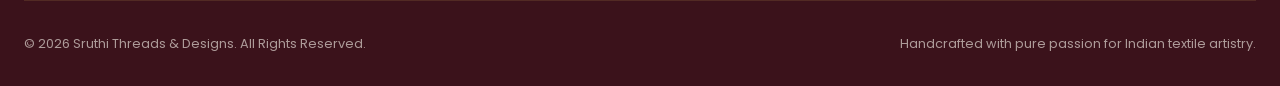
<file: blouse-designs.html>
<!DOCTYPE html>
<html lang="en">
<head>
    <meta charset="UTF-8">
    <meta name="viewport" content="width=device-width, initial-scale=1.0">
    <title>Designer Blouse Collection | Sruthi Threads &amp; Designs</title>
    <meta name="description" content="Explore our exclusive collection of handcrafted designer blouses. Featuring royal peacock motifs, temple borders, 3D floral resham embroidery, and heavy wedding zardozi.">
    <link rel="stylesheet" href="css/style.css">
    <link rel="icon" href="data:image/svg+xml,<svg xmlns='http://www.w3.org/2000/svg' viewBox='0 0 100 100'><text y='.9em' font-size='90'>🧵</text></svg>">
</head>
<body class="page-blouses">

    <!-- Announcement Bar -->
    <div class="announcement-bar">
        <span>✨ Bridal &amp; Custom Blouse Orders Open | Worldwide Shipping |</span>
        <a href="custom-order.html">Consult Designer &rarr;</a>
    </div>

    <!-- Header Navigation -->
    <header class="site-header scrolled">
        <div class="container header-inner">
            <a href="index.html" class="brand-logo">
                <span class="logo-main">Sruthi</span>
                <span class="logo-sub">Threads &amp; Designs</span>
            </a>

            <nav class="desktop-nav">
                <a href="index.html" class="nav-link">Home</a>
                <a href="about.html" class="nav-link">About</a>
                <a href="sarees.html" class="nav-link">Sarees</a>
                <a href="blouse-designs.html" class="nav-link active">Blouse Designs</a>
                <a href="thread-work.html" class="nav-link">Thread Work</a>
                <a href="embroidery-work.html" class="nav-link">Embroidery</a>
                <a href="bangles.html" class="nav-link">Bangles</a>
                <a href="bridal-collection.html" class="nav-link">Bridal Edit</a>
                <a href="gallery.html" class="nav-link">Gallery</a>
                <a href="custom-order.html" class="nav-link">Custom Orders</a>
                <a href="contact.html" class="nav-link">Contact</a>
            </nav>

            <div class="header-actions">
                <button class="action-btn open-search-btn" title="Search Designs"><svg width="19" height="19" fill="none" stroke="currentColor" stroke-width="2" viewBox="0 0 24 24"><circle cx="11" cy="11" r="8"></circle><line x1="21" y1="21" x2="16.65" y2="16.65"></line></svg></button>
                <a href="wishlist.html" class="action-btn" title="View Wishlist"><svg width="20" height="20" fill="none" stroke="currentColor" stroke-width="2" viewBox="0 0 24 24"><path d="M20.84 4.61a5.5 5.5 0 0 0-7.78 0L12 5.67l-1.06-1.06a5.5 5.5 0 0 0-7.78 7.78l1.06 1.06L12 21.23l7.78-7.78 1.06-1.06a5.5 5.5 0 0 0 0-7.78z"></path></svg><span class="badge-count wishlist-count-badge" style="display: none;">0</span></a>
                <a href="custom-order.html" class="btn btn-gold btn-sm d-none-mobile">Enquire Now</a>
                <button class="hamburger-btn" aria-label="Toggle menu"><span></span><span></span><span></span></button>
            </div>
        </div>
    </header>

    <!-- Mobile Drawer -->
    <div class="mobile-drawer-backdrop"></div>
    <aside class="mobile-drawer">
        <div>
            <div class="mobile-drawer-header">
                <div class="brand-logo"><span class="logo-main">Sruthi</span><span class="logo-sub">Threads &amp; Designs</span></div>
                <button class="drawer-close-btn action-btn">&times;</button>
            </div>
            <nav class="mobile-drawer-nav">
                <a href="index.html" class="mobile-nav-link">Home</a>
                <a href="about.html" class="mobile-nav-link">About Our Craft</a>
                <a href="sarees.html" class="mobile-nav-link">Curated Sarees 🥻</a>
                <a href="blouse-designs.html" class="mobile-nav-link active">Blouse Designs</a>
                <a href="thread-work.html" class="mobile-nav-link">Thread Work</a>
                <a href="embroidery-work.html" class="mobile-nav-link">Embroidery &amp; Maggam</a>
                <a href="bangles.html" class="mobile-nav-link">Handcrafted Bangles</a>
                <a href="bridal-collection.html" class="mobile-nav-link">The Bridal Edit</a>
                <a href="gallery.html" class="mobile-nav-link">Lookbook Gallery</a>
                <a href="custom-order.html" class="mobile-nav-link">Custom Design Studio</a>
                <a href="contact.html" class="mobile-nav-link">Contact Boutique</a>
                <a href="wishlist.html" class="mobile-nav-link">Saved Wishlist ❤️</a>
            </nav>
        </div>
        <div class="mobile-drawer-footer">
            <a href="#" class="btn btn-whatsapp btn-sm cfg-whatsapp-link" style="width:100%;">Chat on WhatsApp</a>
        </div>
    </aside>

    <!-- Page Banner -->
    <section class="page-banner">
        <div class="page-banner-bg"></div>
        <div class="container page-banner-content">
            <span class="section-tag">Haute Couture Gallery</span>
            <h1 class="hero-title" style="font-size: 2.8rem; margin-bottom: 0.5rem;">Designer Blouse Collection</h1>
            <div class="breadcrumb">
                <a href="index.html">Home</a> <span>/</span> <span>Blouse Designs</span>
            </div>
        </div>
    </section>

    <!-- Main Catalog Section -->
    <section class="categories-section" style="background: var(--cream); padding: 5rem 0 7rem;">
        <div class="container">
            <div class="section-header" style="margin-bottom: 2.5rem;">
                <span class="section-tag">Filter By Motif &amp; Style</span>
                <p class="section-subtext">Each piece is individually handcrafted. All designs are customizable in silk color, neckline, and work density.</p>
            </div>

            <!-- Filter Controls -->
            <div class="filter-wrapper">
                <button class="filter-btn active" data-filter="all">All Designs</button>
                <button class="filter-btn" data-filter="floral">Floral</button>
                <button class="filter-btn" data-filter="peacock">Peacock</button>
                <button class="filter-btn" data-filter="temple">Temple</button>
                <button class="filter-btn" data-filter="bridal">Bridal</button>
                <button class="filter-btn" data-filter="traditional">Traditional</button>
                <button class="filter-btn" data-filter="modern">Modern</button>
                <button class="filter-btn" data-filter="heavy work">Heavy Work</button>
                <button class="filter-btn" data-filter="minimal work">Minimal Work</button>
            </div>

            <!-- Product Grid -->
            <div id="product-catalog-grid" class="catalog-grid" data-page-category="Blouses">
                <!-- Injected dynamically via js/script.js -->
            </div>

            <!-- Custom CTA Strip -->
            <div style="margin-top: 5rem; background: var(--cream-light); border: 1px solid var(--gold); padding: 3rem; text-align: center; border-radius: var(--border-radius); box-shadow: var(--shadow-sm);">
                <span class="section-script" style="color: var(--gold); font-size: 2.2rem;">Have a Specific Saree or Design in Mind?</span>
                <h3 style="font-size: 1.8rem; margin: 0.5rem 0 1rem; color: var(--primary);">Bespoke Customization Studio</h3>
                <p style="color: var(--text-muted); max-width: 650px; margin: 0 auto 1.8rem;">
                    Share your saree photos or reference sketch with our lead designer. We craft exact color dyes, personalized monograms, and custom neckline cuts.
                </p>
                <a href="custom-order.html" class="btn btn-gold">Launch Custom Studio &rarr;</a>
            </div>
        </div>
    </section>

    <!-- Floating Actions & Footer -->
    <div class="floating-actions">
        <button class="floating-btn floating-scroll-top" title="Scroll to top">&#8593;</button>
        <a href="#" class="floating-btn floating-whatsapp cfg-whatsapp-link">💬</a>
    </div>

    <!-- Bottom Action Bar (Mobile) -->
    <div class="bottom-action-bar">
        <div class="bottom-action-grid">
            <a href="#" class="bottom-action-item cfg-whatsapp-link"><i>💬</i><span>WhatsApp</span></a>
            <a href="custom-order.html" class="bottom-action-item"><i>✨</i><span>Enquire</span></a>
            <a href="wishlist.html" class="bottom-action-item"><i>❤️</i><span>Wishlist</span></a>
            <a href="#" class="bottom-action-item cfg-phone-link"><i>📞</i><span>Call</span></a>
        </div>
    </div>

    <footer class="site-footer">
        <div class="container">
            <div class="footer-grid">
                <div class="footer-brand">
                    <div class="logo-main">Sruthi</div>
                    <div class="logo-sub">Threads &amp; Designs</div>
                    <p>&ldquo;Where Every Thread Tells a Story.&rdquo; Handcrafted luxury Indian fashion boutique specializing in bespoke bridal blouses, traditional Maggam, Aari needlework, and silk thread accessories.</p>
                    <div class="footer-social-links">
                        <a href="#" class="social-icon-btn cfg-instagram-link">IG</a>
                        <a href="#" class="social-icon-btn cfg-facebook-link">FB</a>
                        <a href="#" class="social-icon-btn cfg-whatsapp-link">WA</a>
                    </div>
                </div>
                <div class="footer-col">
                    <h4>Collections</h4>
                    <div class="footer-links">
                        <a href="sarees.html">Curated Sarees</a>
                        <a href="blouse-designs.html">Designer Blouses</a>
                        <a href="thread-work.html">Thread Work</a>
                        <a href="embroidery-work.html">Embroidery &amp; Maggam</a>
                        <a href="bangles.html">Handcrafted Bangles</a>
                        <a href="bridal-collection.html">The Bridal Edit</a>
                    </div>
                </div>
                <div class="footer-col">
                    <h4>Customer Care</h4>
                    <div class="footer-links">
                        <a href="custom-order.html">Custom Design Studio</a>
                        <a href="gallery.html">Lookbook Gallery</a>
                        <a href="about.html">About The Studio</a>
                        <a href="contact.html">Contact &amp; Timings</a>
                        <a href="wishlist.html">Saved Wishlist</a>
                    </div>
                </div>
                <div class="footer-col">
                    <h4>Visit Atelier</h4>
                    <p class="cfg-address-text" style="color: rgba(250, 246, 239, 0.8); font-size: 0.85rem; margin-bottom: 0.8rem;">Road No. 36, Jubilee Hills, Hyderabad, India</p>
                    <p style="color: rgba(250, 246, 239, 0.8); font-size: 0.85rem; margin-bottom: 1.2rem;"><strong>Phone:</strong> <span class="cfg-phone-text">+91 98765 43210</span></p>
                    <a href="contact.html" class="btn btn-outline-gold btn-sm">Get Directions &rarr;</a>
                </div>
            </div>
            <div class="footer-bottom">
                <div>&copy; 2026 Sruthi Threads &amp; Designs. All Rights Reserved.</div>
                <div>Handcrafted with pure passion for Indian textile artistry.</div>
            </div>
        </div>
    </footer>

    <script src="js/config.js"></script>
    <script src="js/products.js"></script>
    <script src="js/script.js"></script>
</body>
</html>
</file>
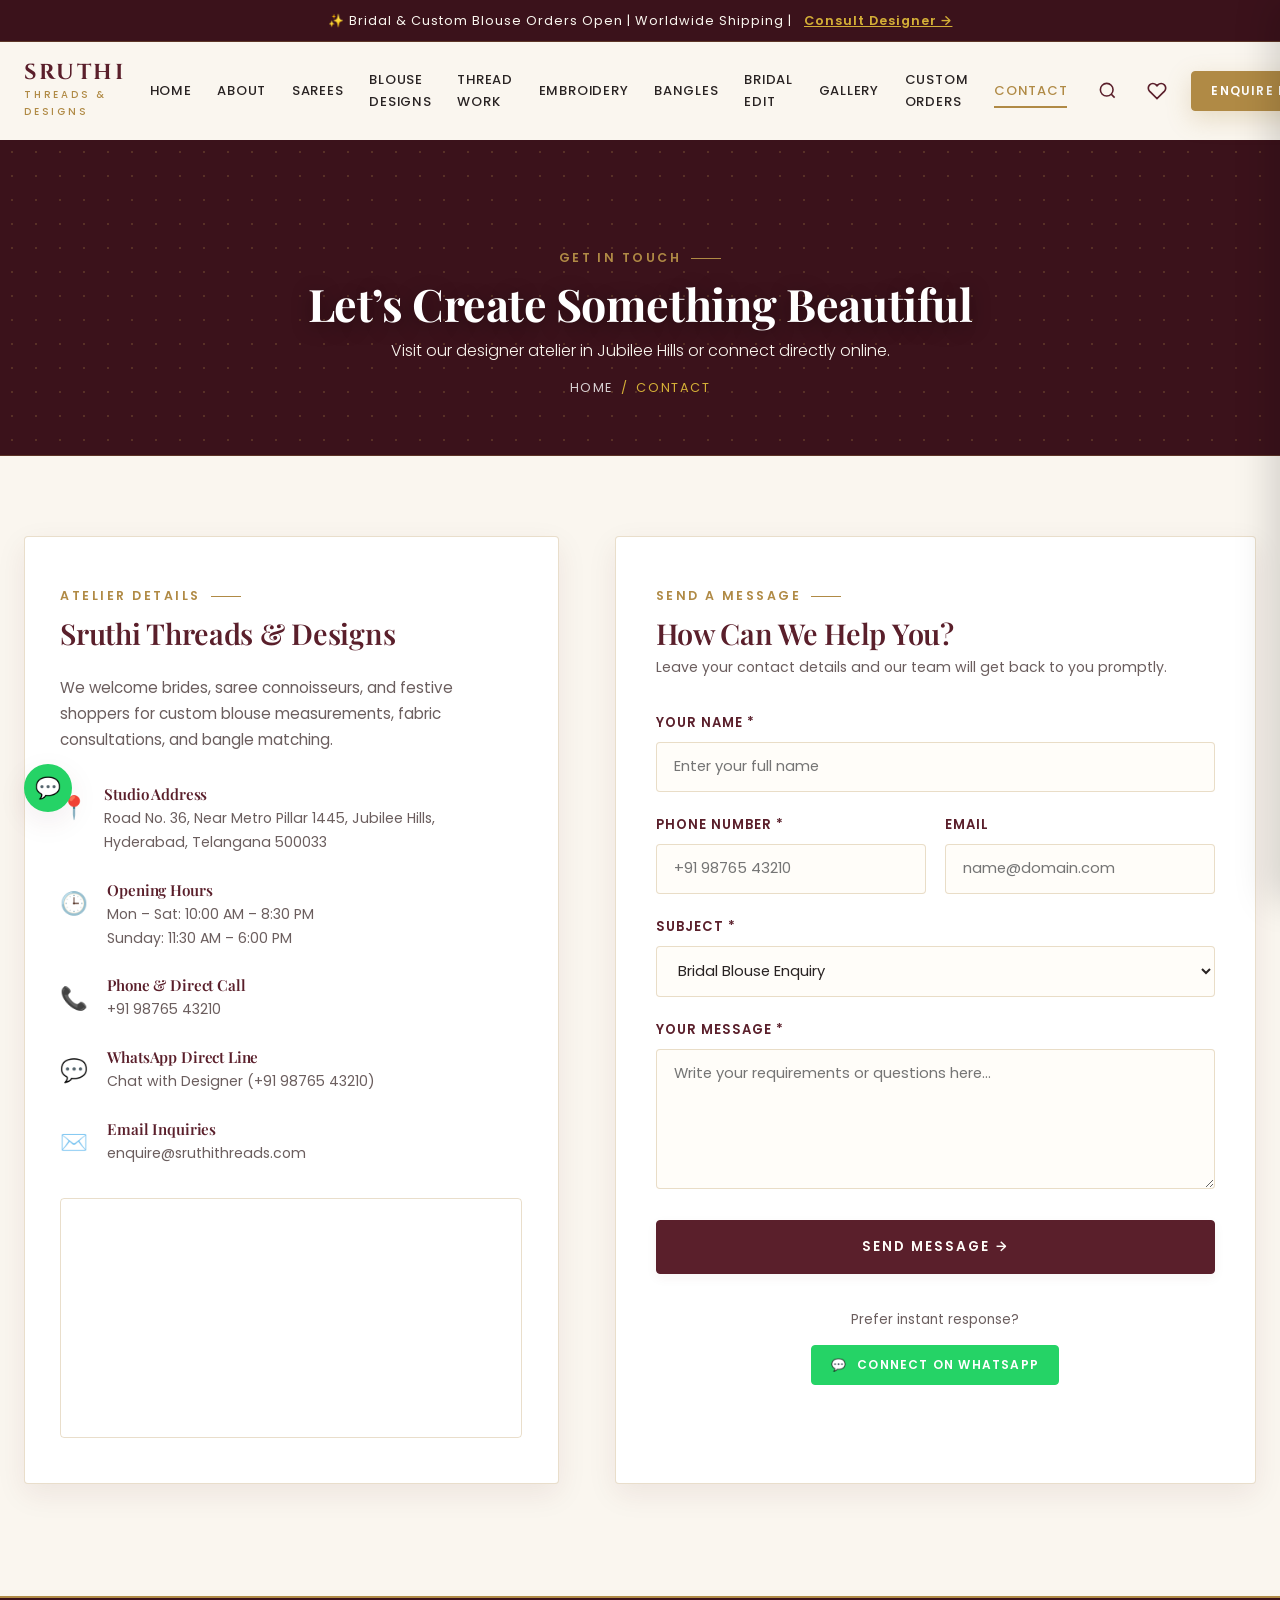
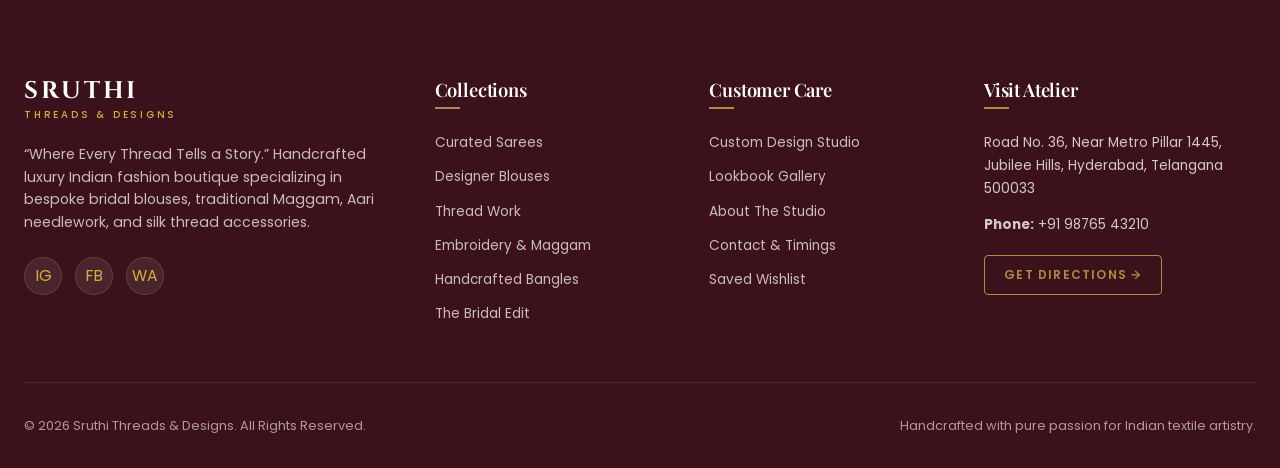
<file: contact.html>
<!DOCTYPE html>
<html lang="en">
<head>
    <meta charset="UTF-8">
    <meta name="viewport" content="width=device-width, initial-scale=1.0">
    <title>Contact Our Studio &amp; Atelier | Sruthi Threads &amp; Designs</title>
    <meta name="description" content="Visit our luxury Hyderabad studio or get in touch for custom designer blouses, wedding trousseau consultation, and worldwide delivery enquiries.">
    <link rel="stylesheet" href="css/style.css">
    <link rel="icon" href="data:image/svg+xml,<svg xmlns='http://www.w3.org/2000/svg' viewBox='0 0 100 100'><text y='.9em' font-size='90'>🧵</text></svg>">
</head>
<body class="page-contact">

    <!-- Announcement Bar -->
    <div class="announcement-bar">
        <span>✨ Bridal &amp; Custom Blouse Orders Open | Worldwide Shipping |</span>
        <a href="custom-order.html">Consult Designer &rarr;</a>
    </div>

    <!-- Header Navigation -->
    <header class="site-header scrolled">
        <div class="container header-inner">
            <a href="index.html" class="brand-logo">
                <span class="logo-main">Sruthi</span>
                <span class="logo-sub">Threads &amp; Designs</span>
            </a>

            <nav class="desktop-nav">
                <a href="index.html" class="nav-link">Home</a>
                <a href="about.html" class="nav-link">About</a>
                <a href="sarees.html" class="nav-link">Sarees</a>
                <a href="blouse-designs.html" class="nav-link">Blouse Designs</a>
                <a href="thread-work.html" class="nav-link">Thread Work</a>
                <a href="embroidery-work.html" class="nav-link">Embroidery</a>
                <a href="bangles.html" class="nav-link">Bangles</a>
                <a href="bridal-collection.html" class="nav-link">Bridal Edit</a>
                <a href="gallery.html" class="nav-link">Gallery</a>
                <a href="custom-order.html" class="nav-link">Custom Orders</a>
                <a href="contact.html" class="nav-link active">Contact</a>
            </nav>

            <div class="header-actions">
                <button class="action-btn open-search-btn" title="Search Designs"><svg width="19" height="19" fill="none" stroke="currentColor" stroke-width="2" viewBox="0 0 24 24"><circle cx="11" cy="11" r="8"></circle><line x1="21" y1="21" x2="16.65" y2="16.65"></line></svg></button>
                <a href="wishlist.html" class="action-btn" title="View Wishlist"><svg width="20" height="20" fill="none" stroke="currentColor" stroke-width="2" viewBox="0 0 24 24"><path d="M20.84 4.61a5.5 5.5 0 0 0-7.78 0L12 5.67l-1.06-1.06a5.5 5.5 0 0 0-7.78 7.78l1.06 1.06L12 21.23l7.78-7.78 1.06-1.06a5.5 5.5 0 0 0 0-7.78z"></path></svg><span class="badge-count wishlist-count-badge" style="display: none;">0</span></a>
                <a href="custom-order.html" class="btn btn-gold btn-sm d-none-mobile">Enquire Now</a>
                <button class="hamburger-btn" aria-label="Toggle menu"><span></span><span></span><span></span></button>
            </div>
        </div>
    </header>

    <!-- Mobile Drawer -->
    <div class="mobile-drawer-backdrop"></div>
    <aside class="mobile-drawer">
        <div>
            <div class="mobile-drawer-header">
                <div class="brand-logo"><span class="logo-main">Sruthi</span><span class="logo-sub">Threads &amp; Designs</span></div>
                <button class="drawer-close-btn action-btn">&times;</button>
            </div>
            <nav class="mobile-drawer-nav">
                <a href="index.html" class="mobile-nav-link">Home</a>
                <a href="about.html" class="mobile-nav-link">About Our Craft</a>
                <a href="sarees.html" class="mobile-nav-link">Curated Sarees 🥻</a>
                <a href="blouse-designs.html" class="mobile-nav-link">Blouse Designs</a>
                <a href="thread-work.html" class="mobile-nav-link">Thread Work</a>
                <a href="embroidery-work.html" class="mobile-nav-link">Embroidery &amp; Maggam</a>
                <a href="bangles.html" class="mobile-nav-link">Handcrafted Bangles</a>
                <a href="bridal-collection.html" class="mobile-nav-link">The Bridal Edit</a>
                <a href="gallery.html" class="mobile-nav-link">Lookbook Gallery</a>
                <a href="custom-order.html" class="mobile-nav-link">Custom Design Studio</a>
                <a href="contact.html" class="mobile-nav-link active">Contact Boutique</a>
                <a href="wishlist.html" class="mobile-nav-link">Saved Wishlist ❤️</a>
            </nav>
        </div>
        <div class="mobile-drawer-footer">
            <a href="#" class="btn btn-whatsapp btn-sm cfg-whatsapp-link" style="width:100%;">Chat on WhatsApp</a>
        </div>
    </aside>

    <!-- Page Banner -->
    <section class="page-banner">
        <div class="page-banner-bg"></div>
        <div class="container page-banner-content">
            <span class="section-tag">Get in Touch</span>
            <h1 class="hero-title" style="font-size: 2.8rem; margin-bottom: 0.5rem;">Let&rsquo;s Create Something Beautiful</h1>
            <p style="color: var(--cream); font-size: 1rem; max-width: 600px; margin: 0 auto; font-weight: 300;">
                Visit our designer atelier in Jubilee Hills or connect directly online.
            </p>
            <div class="breadcrumb">
                <a href="index.html">Home</a> <span>/</span> <span>Contact</span>
            </div>
        </div>
    </section>

    <!-- Contact & Studio Info -->
    <section class="contact-section" style="background: var(--cream); padding: 5rem 0 7rem;">
        <div class="container">
            <div class="contact-grid">
                
                <!-- Left: Studio Details & Map -->
                <div class="contact-info-card">
                    <span class="section-tag">Atelier Details</span>
                    <h3 style="color: var(--primary);">Sruthi Threads &amp; Designs</h3>
                    <p style="color: var(--text-muted); margin-bottom: 2rem; font-size: 0.95rem;">
                        We welcome brides, saree connoisseurs, and festive shoppers for custom blouse measurements, fabric consultations, and bangle matching.
                    </p>

                    <div class="contact-detail-row">
                        <div class="contact-detail-icon">📍</div>
                        <div class="contact-detail-text">
                            <h5>Studio Address</h5>
                            <p class="cfg-address-text">Road No. 36, Near Metro Pillar 1445, Jubilee Hills, Hyderabad, Telangana 500033</p>
                        </div>
                    </div>

                    <div class="contact-detail-row">
                        <div class="contact-detail-icon">🕒</div>
                        <div class="contact-detail-text">
                            <h5>Opening Hours</h5>
                            <p>Mon &ndash; Sat: 10:00 AM &ndash; 8:30 PM<br>Sunday: 11:30 AM &ndash; 6:00 PM</p>
                        </div>
                    </div>

                    <div class="contact-detail-row">
                        <div class="contact-detail-icon">📞</div>
                        <div class="contact-detail-text">
                            <h5>Phone &amp; Direct Call</h5>
                            <p><a href="#" class="cfg-phone-link cfg-phone-text">+91 98765 43210</a></p>
                        </div>
                    </div>

                    <div class="contact-detail-row">
                        <div class="contact-detail-icon">💬</div>
                        <div class="contact-detail-text">
                            <h5>WhatsApp Direct Line</h5>
                            <p><a href="#" class="cfg-whatsapp-link">Chat with Designer (+91 98765 43210)</a></p>
                        </div>
                    </div>

                    <div class="contact-detail-row">
                        <div class="contact-detail-icon">✉️</div>
                        <div class="contact-detail-text">
                            <h5>Email Inquiries</h5>
                            <p><a href="#" class="cfg-email-link cfg-email-text">enquire@sruthithreads.com</a></p>
                        </div>
                    </div>

                    <!-- Map Container -->
                    <div class="map-container">
                        <iframe src="https://www.google.com/maps/embed?pb=!1m18!1m12!1m3!1d3806.66442654321!2d78.4018244!3d17.4338875!2m3!1f0!2f0!3f0!3m2!1i1024!2i768!4f13.1!3m3!1m2!1s0x3bcb96cd3d9e2621%3A0x6b7b25e2e8e45f91!2sJubilee%20Hills%2C%20Hyderabad!5e0!3m2!1sen!2sin!4v1700000000000!5m2!1sen!2sin" width="100%" height="240" style="border:0;" allowfullscreen="" loading="lazy" referrerpolicy="no-referrer-when-downgrade" title="Sruthi Threads Atelier Location"></iframe>
                    </div>
                </div>

                <!-- Right: Contact Message Form -->
                <div class="custom-form-container">
                    <div style="margin-bottom: 2rem;">
                        <span class="section-tag">Send a Message</span>
                        <h3 style="font-size: 1.8rem; color: var(--primary);">How Can We Help You?</h3>
                        <p style="font-size: 0.88rem; color: var(--text-muted); margin-top: 0.3rem;">Leave your contact details and our team will get back to you promptly.</p>
                    </div>

                    <form id="contact-general-form">
                        <div class="form-group">
                            <label for="cnt-name" class="form-label">Your Name *</label>
                            <input type="text" id="cnt-name" class="form-control" placeholder="Enter your full name" required>
                        </div>

                        <div class="form-grid-2">
                            <div class="form-group">
                                <label for="cnt-phone" class="form-label">Phone Number *</label>
                                <input type="tel" id="cnt-phone" class="form-control" placeholder="+91 98765 43210" required>
                            </div>
                            <div class="form-group">
                                <label for="cnt-email" class="form-label">Email</label>
                                <input type="email" id="cnt-email" class="form-control" placeholder="name@domain.com">
                            </div>
                        </div>

                        <div class="form-group">
                            <label for="cnt-subject" class="form-label">Subject *</label>
                            <select id="cnt-subject" class="form-control" required>
                                <option value="Bridal Blouse Order">Bridal Blouse Enquiry</option>
                                <option value="Custom Bangles Matching">Custom Bangles Matching</option>
                                <option value="Studio Appointment Booking">Book Studio Appointment</option>
                                <option value="Bulk / Wedding Trousseau">Wedding Trousseau Order</option>
                                <option value="Other Query">Other Query</option>
                            </select>
                        </div>

                        <div class="form-group">
                            <label for="cnt-msg" class="form-label">Your Message *</label>
                            <textarea id="cnt-msg" class="form-control" placeholder="Write your requirements or questions here..." required style="min-height: 140px;"></textarea>
                        </div>

                        <button type="submit" class="btn btn-primary" style="width: 100%; padding: 1rem;">
                            Send Message &rarr;
                        </button>
                    </form>

                    <div style="margin-top: 2rem; text-align: center;">
                        <span style="font-size: 0.85rem; color: var(--text-muted);">Prefer instant response?</span>
                        <div style="margin-top: 0.8rem;">
                            <a href="#" class="btn btn-whatsapp btn-sm cfg-whatsapp-link">
                                <span>💬</span> Connect on WhatsApp
                            </a>
                        </div>
                    </div>
                </div>

            </div>
        </div>
    </section>

    <!-- Floating Actions & Footer -->
    <div class="floating-actions">
        <button class="floating-btn floating-scroll-top" title="Scroll to top">&#8593;</button>
        <a href="#" class="floating-btn floating-whatsapp cfg-whatsapp-link">💬</a>
    </div>

    <!-- Bottom Action Bar (Mobile) -->
    <div class="bottom-action-bar">
        <div class="bottom-action-grid">
            <a href="#" class="bottom-action-item cfg-whatsapp-link"><i>💬</i><span>WhatsApp</span></a>
            <a href="custom-order.html" class="bottom-action-item"><i>✨</i><span>Enquire</span></a>
            <a href="wishlist.html" class="bottom-action-item"><i>❤️</i><span>Wishlist</span></a>
            <a href="#" class="bottom-action-item cfg-phone-link"><i>📞</i><span>Call</span></a>
        </div>
    </div>

    <footer class="site-footer">
        <div class="container">
            <div class="footer-grid">
                <div class="footer-brand">
                    <div class="logo-main">Sruthi</div>
                    <div class="logo-sub">Threads &amp; Designs</div>
                    <p>&ldquo;Where Every Thread Tells a Story.&rdquo; Handcrafted luxury Indian fashion boutique specializing in bespoke bridal blouses, traditional Maggam, Aari needlework, and silk thread accessories.</p>
                    <div class="footer-social-links">
                        <a href="#" class="social-icon-btn cfg-instagram-link">IG</a>
                        <a href="#" class="social-icon-btn cfg-facebook-link">FB</a>
                        <a href="#" class="social-icon-btn cfg-whatsapp-link">WA</a>
                    </div>
                </div>
                <div class="footer-col">
                    <h4>Collections</h4>
                    <div class="footer-links">
                        <a href="sarees.html">Curated Sarees</a>
                        <a href="blouse-designs.html">Designer Blouses</a>
                        <a href="thread-work.html">Thread Work</a>
                        <a href="embroidery-work.html">Embroidery &amp; Maggam</a>
                        <a href="bangles.html">Handcrafted Bangles</a>
                        <a href="bridal-collection.html">The Bridal Edit</a>
                    </div>
                </div>
                <div class="footer-col">
                    <h4>Customer Care</h4>
                    <div class="footer-links">
                        <a href="custom-order.html">Custom Design Studio</a>
                        <a href="gallery.html">Lookbook Gallery</a>
                        <a href="about.html">About The Studio</a>
                        <a href="contact.html">Contact &amp; Timings</a>
                        <a href="wishlist.html">Saved Wishlist</a>
                    </div>
                </div>
                <div class="footer-col">
                    <h4>Visit Atelier</h4>
                    <p class="cfg-address-text" style="color: rgba(250, 246, 239, 0.8); font-size: 0.85rem; margin-bottom: 0.8rem;">Road No. 36, Jubilee Hills, Hyderabad, India</p>
                    <p style="color: rgba(250, 246, 239, 0.8); font-size: 0.85rem; margin-bottom: 1.2rem;"><strong>Phone:</strong> <span class="cfg-phone-text">+91 98765 43210</span></p>
                    <a href="contact.html" class="btn btn-outline-gold btn-sm">Get Directions &rarr;</a>
                </div>
            </div>
            <div class="footer-bottom">
                <div>&copy; 2026 Sruthi Threads &amp; Designs. All Rights Reserved.</div>
                <div>Handcrafted with pure passion for Indian textile artistry.</div>
            </div>
        </div>
    </footer>

    <script src="js/config.js"></script>
    <script src="js/products.js"></script>
    <script src="js/script.js"></script>
</body>
</html>
</file>
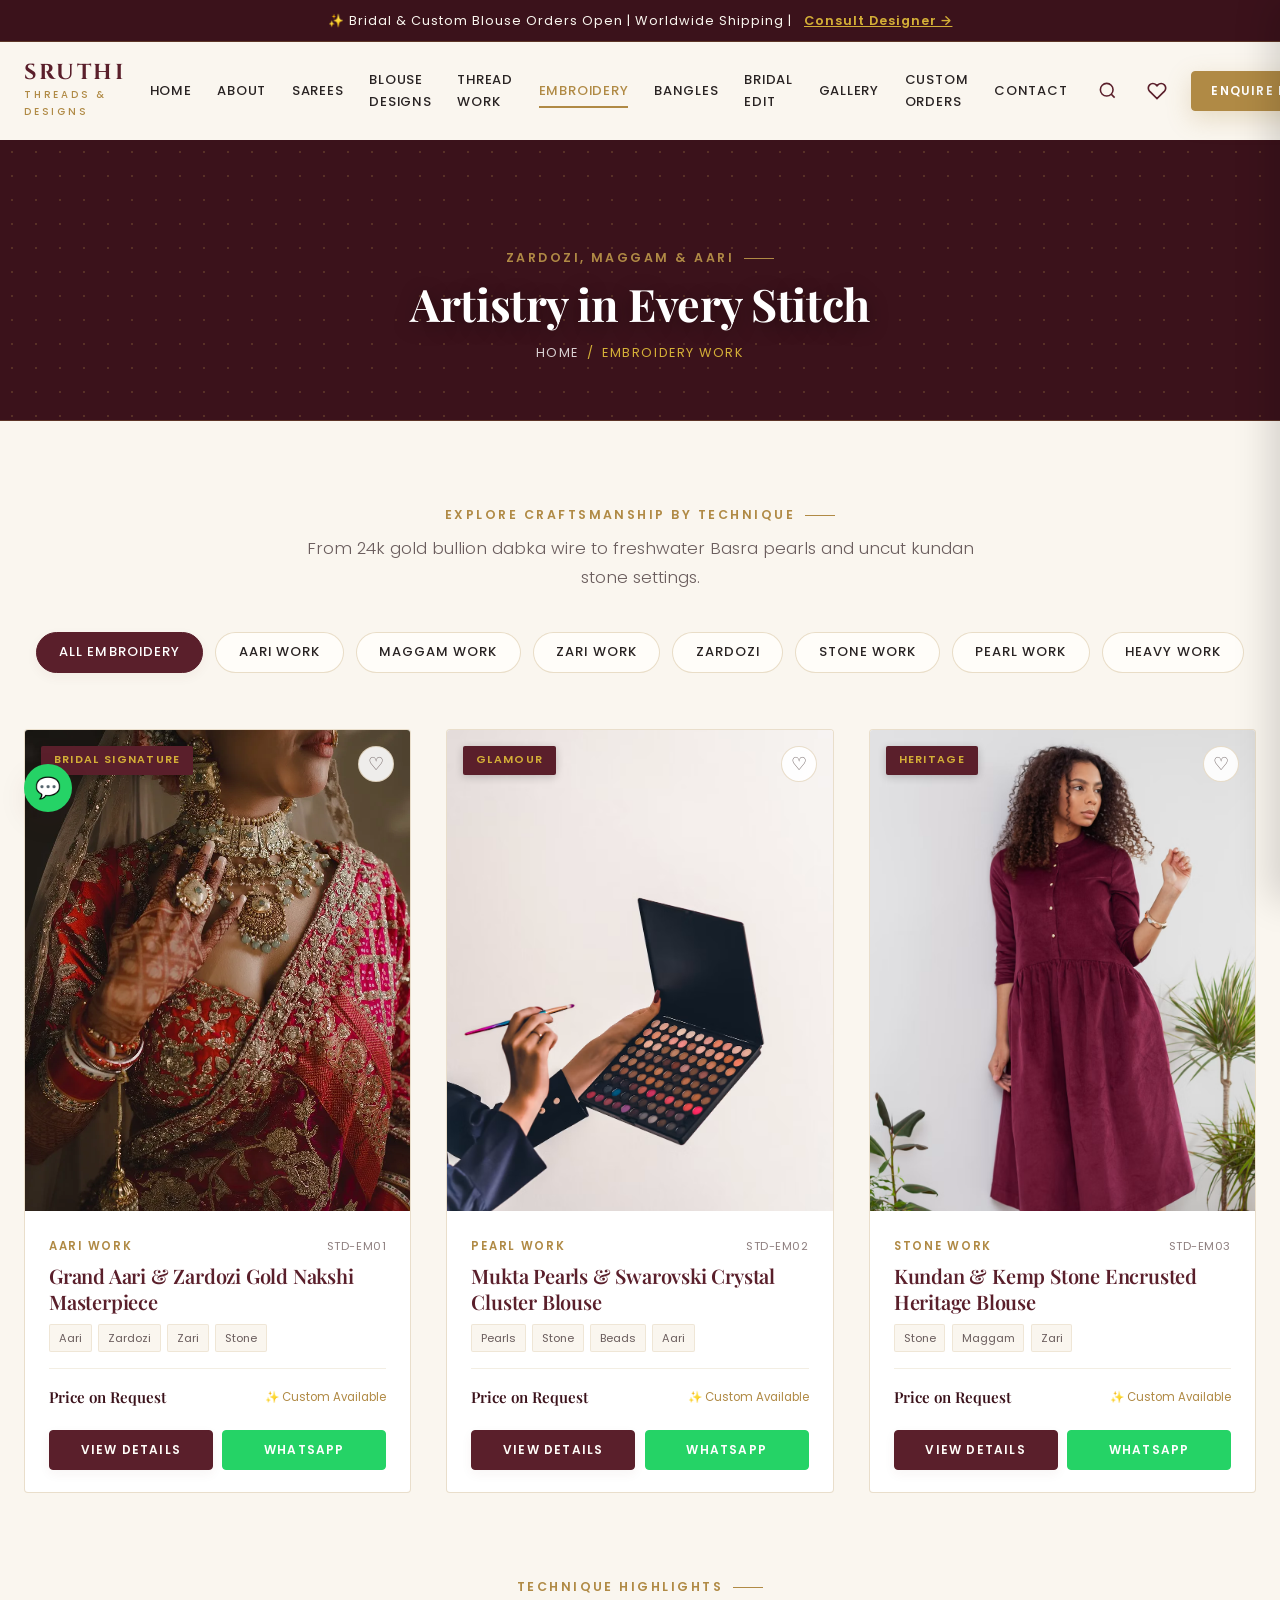
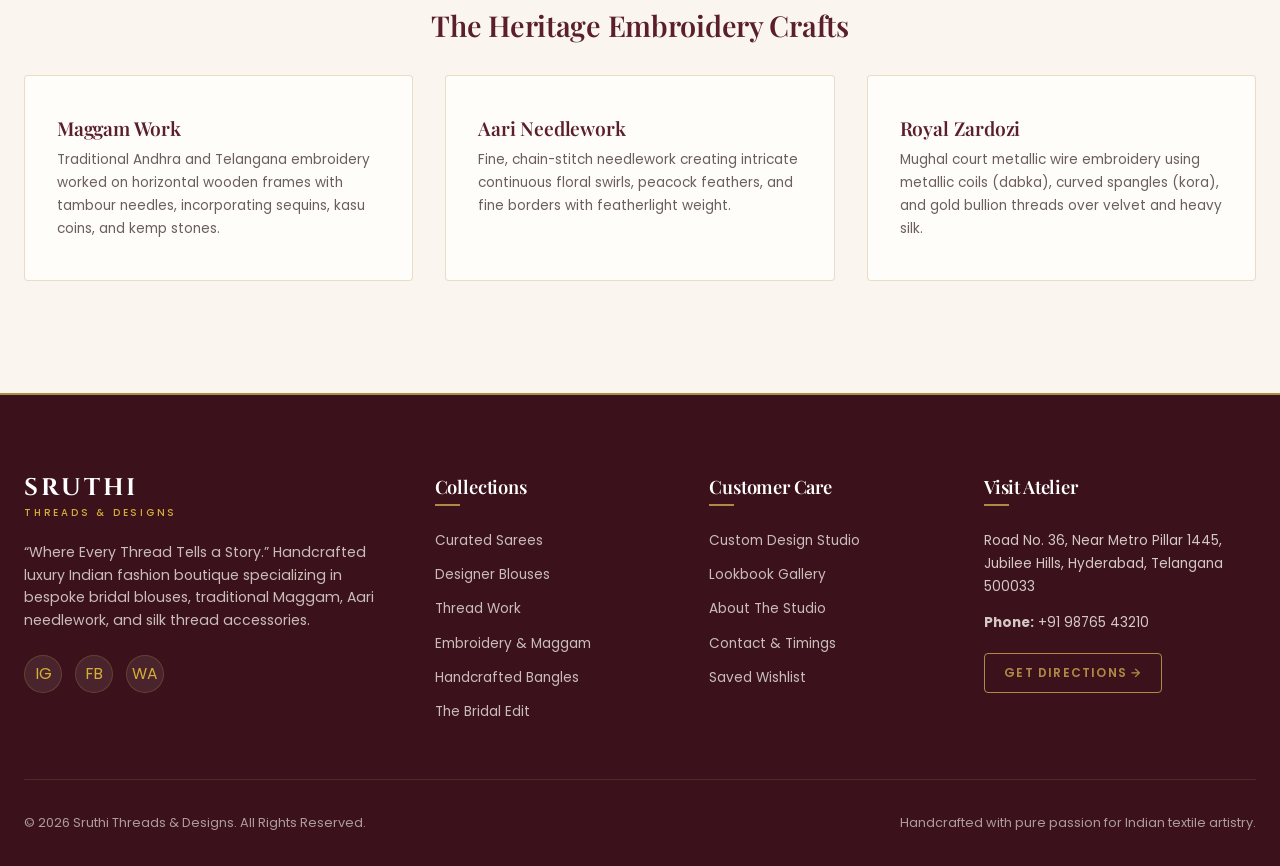
<file: embroidery-work.html>
<!DOCTYPE html>
<html lang="en">
<head>
    <meta charset="UTF-8">
    <meta name="viewport" content="width=device-width, initial-scale=1.0">
    <title>Embroidery &amp; Maggam Artistry | Sruthi Threads &amp; Designs</title>
    <meta name="description" content="Discover royal Aari work, grand Maggam embroidery, Zardozi wirework, Hyderabad freshwater pearls, and Swarovski stone encrusted blouses.">
    <link rel="stylesheet" href="css/style.css">
    <link rel="icon" href="data:image/svg+xml,<svg xmlns='http://www.w3.org/2000/svg' viewBox='0 0 100 100'><text y='.9em' font-size='90'>🧵</text></svg>">
</head>
<body class="page-embroidery">

    <!-- Announcement Bar -->
    <div class="announcement-bar">
        <span>✨ Bridal &amp; Custom Blouse Orders Open | Worldwide Shipping |</span>
        <a href="custom-order.html">Consult Designer &rarr;</a>
    </div>

    <!-- Header Navigation -->
    <header class="site-header scrolled">
        <div class="container header-inner">
            <a href="index.html" class="brand-logo">
                <span class="logo-main">Sruthi</span>
                <span class="logo-sub">Threads &amp; Designs</span>
            </a>

            <nav class="desktop-nav">
                <a href="index.html" class="nav-link">Home</a>
                <a href="about.html" class="nav-link">About</a>
                <a href="sarees.html" class="nav-link">Sarees</a>
                <a href="blouse-designs.html" class="nav-link">Blouse Designs</a>
                <a href="thread-work.html" class="nav-link">Thread Work</a>
                <a href="embroidery-work.html" class="nav-link active">Embroidery</a>
                <a href="bangles.html" class="nav-link">Bangles</a>
                <a href="bridal-collection.html" class="nav-link">Bridal Edit</a>
                <a href="gallery.html" class="nav-link">Gallery</a>
                <a href="custom-order.html" class="nav-link">Custom Orders</a>
                <a href="contact.html" class="nav-link">Contact</a>
            </nav>

            <div class="header-actions">
                <button class="action-btn open-search-btn" title="Search Designs"><svg width="19" height="19" fill="none" stroke="currentColor" stroke-width="2" viewBox="0 0 24 24"><circle cx="11" cy="11" r="8"></circle><line x1="21" y1="21" x2="16.65" y2="16.65"></line></svg></button>
                <a href="wishlist.html" class="action-btn" title="View Wishlist"><svg width="20" height="20" fill="none" stroke="currentColor" stroke-width="2" viewBox="0 0 24 24"><path d="M20.84 4.61a5.5 5.5 0 0 0-7.78 0L12 5.67l-1.06-1.06a5.5 5.5 0 0 0-7.78 7.78l1.06 1.06L12 21.23l7.78-7.78 1.06-1.06a5.5 5.5 0 0 0 0-7.78z"></path></svg><span class="badge-count wishlist-count-badge" style="display: none;">0</span></a>
                <a href="custom-order.html" class="btn btn-gold btn-sm d-none-mobile">Enquire Now</a>
                <button class="hamburger-btn" aria-label="Toggle menu"><span></span><span></span><span></span></button>
            </div>
        </div>
    </header>

    <!-- Mobile Drawer -->
    <div class="mobile-drawer-backdrop"></div>
    <aside class="mobile-drawer">
        <div>
            <div class="mobile-drawer-header">
                <div class="brand-logo"><span class="logo-main">Sruthi</span><span class="logo-sub">Threads &amp; Designs</span></div>
                <button class="drawer-close-btn action-btn">&times;</button>
            </div>
            <nav class="mobile-drawer-nav">
                <a href="index.html" class="mobile-nav-link">Home</a>
                <a href="about.html" class="mobile-nav-link">About Our Craft</a>
                <a href="sarees.html" class="mobile-nav-link">Curated Sarees 🥻</a>
                <a href="blouse-designs.html" class="mobile-nav-link">Blouse Designs</a>
                <a href="thread-work.html" class="mobile-nav-link">Thread Work</a>
                <a href="embroidery-work.html" class="mobile-nav-link active">Embroidery &amp; Maggam</a>
                <a href="bangles.html" class="mobile-nav-link">Handcrafted Bangles</a>
                <a href="bridal-collection.html" class="mobile-nav-link">The Bridal Edit</a>
                <a href="gallery.html" class="mobile-nav-link">Lookbook Gallery</a>
                <a href="custom-order.html" class="mobile-nav-link">Custom Design Studio</a>
                <a href="contact.html" class="mobile-nav-link">Contact Boutique</a>
                <a href="wishlist.html" class="mobile-nav-link">Saved Wishlist ❤️</a>
            </nav>
        </div>
        <div class="mobile-drawer-footer">
            <a href="#" class="btn btn-whatsapp btn-sm cfg-whatsapp-link" style="width:100%;">Chat on WhatsApp</a>
        </div>
    </aside>

    <!-- Page Banner -->
    <section class="page-banner">
        <div class="page-banner-bg"></div>
        <div class="container page-banner-content">
            <span class="section-tag">Zardozi, Maggam &amp; Aari</span>
            <h1 class="hero-title" style="font-size: 2.8rem; margin-bottom: 0.5rem;">Artistry in Every Stitch</h1>
            <div class="breadcrumb">
                <a href="index.html">Home</a> <span>/</span> <span>Embroidery Work</span>
            </div>
        </div>
    </section>

    <!-- Catalog & Filters -->
    <section class="categories-section" style="background: var(--cream); padding: 5rem 0 7rem;">
        <div class="container">
            <div class="section-header" style="margin-bottom: 2.5rem;">
                <span class="section-tag">Explore Craftsmanship By Technique</span>
                <p class="section-subtext">From 24k gold bullion dabka wire to freshwater Basra pearls and uncut kundan stone settings.</p>
            </div>

            <!-- Filter Controls -->
            <div class="filter-wrapper">
                <button class="filter-btn active" data-filter="all">All Embroidery</button>
                <button class="filter-btn" data-filter="aari">Aari Work</button>
                <button class="filter-btn" data-filter="maggam">Maggam Work</button>
                <button class="filter-btn" data-filter="zari">Zari Work</button>
                <button class="filter-btn" data-filter="zardozi">Zardozi</button>
                <button class="filter-btn" data-filter="stone">Stone Work</button>
                <button class="filter-btn" data-filter="pearl">Pearl Work</button>
                <button class="filter-btn" data-filter="heavy">Heavy Work</button>
            </div>

            <!-- Product Grid -->
            <div id="product-catalog-grid" class="catalog-grid" data-page-category="Embroidery">
                <!-- Injected dynamically via js/script.js -->
            </div>

            <!-- Technique Showcase Cards -->
            <div style="margin-top: 5rem;">
                <div class="section-header" style="margin-bottom: 2rem;">
                    <span class="section-tag">Technique Highlights</span>
                    <h3 style="font-size: 1.8rem; color: var(--primary);">The Heritage Embroidery Crafts</h3>
                </div>
                <div class="benefits-grid">
                    <div class="benefit-card" style="text-align: left;">
                        <h4 style="color: var(--primary); font-family: var(--font-heading); font-size: 1.2rem; margin-bottom: 0.5rem;">Maggam Work</h4>
                        <p style="font-size: 0.85rem; color: var(--text-muted);">Traditional Andhra and Telangana embroidery worked on horizontal wooden frames with tambour needles, incorporating sequins, kasu coins, and kemp stones.</p>
                    </div>
                    <div class="benefit-card" style="text-align: left;">
                        <h4 style="color: var(--primary); font-family: var(--font-heading); font-size: 1.2rem; margin-bottom: 0.5rem;">Aari Needlework</h4>
                        <p style="font-size: 0.85rem; color: var(--text-muted);">Fine, chain-stitch needlework creating intricate continuous floral swirls, peacock feathers, and fine borders with featherlight weight.</p>
                    </div>
                    <div class="benefit-card" style="text-align: left;">
                        <h4 style="color: var(--primary); font-family: var(--font-heading); font-size: 1.2rem; margin-bottom: 0.5rem;">Royal Zardozi</h4>
                        <p style="font-size: 0.85rem; color: var(--text-muted);">Mughal court metallic wire embroidery using metallic coils (dabka), curved spangles (kora), and gold bullion threads over velvet and heavy silk.</p>
                    </div>
                </div>
            </div>
        </div>
    </section>

    <!-- Floating Actions & Footer -->
    <div class="floating-actions">
        <button class="floating-btn floating-scroll-top" title="Scroll to top">&#8593;</button>
        <a href="#" class="floating-btn floating-whatsapp cfg-whatsapp-link">💬</a>
    </div>

    <!-- Bottom Action Bar (Mobile) -->
    <div class="bottom-action-bar">
        <div class="bottom-action-grid">
            <a href="#" class="bottom-action-item cfg-whatsapp-link"><i>💬</i><span>WhatsApp</span></a>
            <a href="custom-order.html" class="bottom-action-item"><i>✨</i><span>Enquire</span></a>
            <a href="wishlist.html" class="bottom-action-item"><i>❤️</i><span>Wishlist</span></a>
            <a href="#" class="bottom-action-item cfg-phone-link"><i>📞</i><span>Call</span></a>
        </div>
    </div>

    <footer class="site-footer">
        <div class="container">
            <div class="footer-grid">
                <div class="footer-brand">
                    <div class="logo-main">Sruthi</div>
                    <div class="logo-sub">Threads &amp; Designs</div>
                    <p>&ldquo;Where Every Thread Tells a Story.&rdquo; Handcrafted luxury Indian fashion boutique specializing in bespoke bridal blouses, traditional Maggam, Aari needlework, and silk thread accessories.</p>
                    <div class="footer-social-links">
                        <a href="#" class="social-icon-btn cfg-instagram-link">IG</a>
                        <a href="#" class="social-icon-btn cfg-facebook-link">FB</a>
                        <a href="#" class="social-icon-btn cfg-whatsapp-link">WA</a>
                    </div>
                </div>
                <div class="footer-col">
                    <h4>Collections</h4>
                    <div class="footer-links">
                        <a href="sarees.html">Curated Sarees</a>
                        <a href="blouse-designs.html">Designer Blouses</a>
                        <a href="thread-work.html">Thread Work</a>
                        <a href="embroidery-work.html">Embroidery &amp; Maggam</a>
                        <a href="bangles.html">Handcrafted Bangles</a>
                        <a href="bridal-collection.html">The Bridal Edit</a>
                    </div>
                </div>
                <div class="footer-col">
                    <h4>Customer Care</h4>
                    <div class="footer-links">
                        <a href="custom-order.html">Custom Design Studio</a>
                        <a href="gallery.html">Lookbook Gallery</a>
                        <a href="about.html">About The Studio</a>
                        <a href="contact.html">Contact &amp; Timings</a>
                        <a href="wishlist.html">Saved Wishlist</a>
                    </div>
                </div>
                <div class="footer-col">
                    <h4>Visit Atelier</h4>
                    <p class="cfg-address-text" style="color: rgba(250, 246, 239, 0.8); font-size: 0.85rem; margin-bottom: 0.8rem;">Road No. 36, Jubilee Hills, Hyderabad, India</p>
                    <p style="color: rgba(250, 246, 239, 0.8); font-size: 0.85rem; margin-bottom: 1.2rem;"><strong>Phone:</strong> <span class="cfg-phone-text">+91 98765 43210</span></p>
                    <a href="contact.html" class="btn btn-outline-gold btn-sm">Get Directions &rarr;</a>
                </div>
            </div>
            <div class="footer-bottom">
                <div>&copy; 2026 Sruthi Threads &amp; Designs. All Rights Reserved.</div>
                <div>Handcrafted with pure passion for Indian textile artistry.</div>
            </div>
        </div>
    </footer>

    <script src="js/config.js"></script>
    <script src="js/products.js"></script>
    <script src="js/script.js"></script>
</body>
</html>
</file>
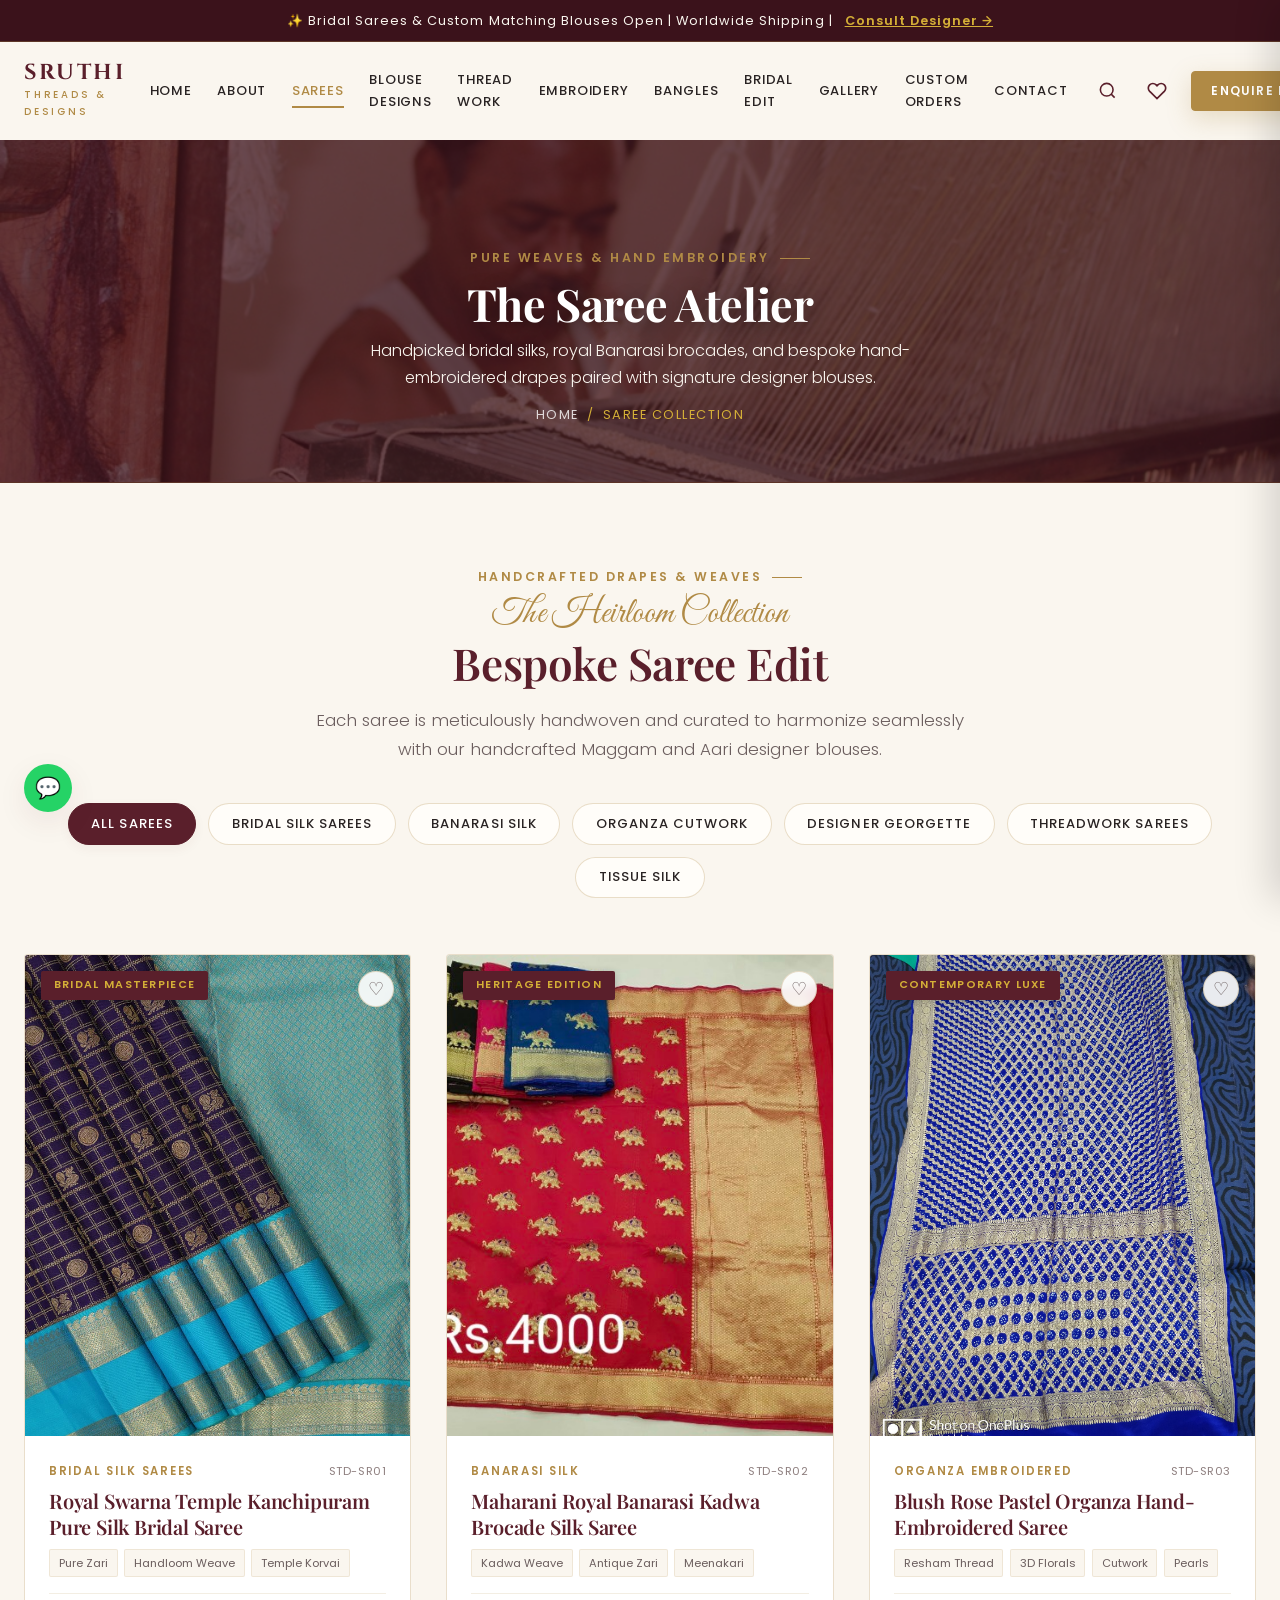
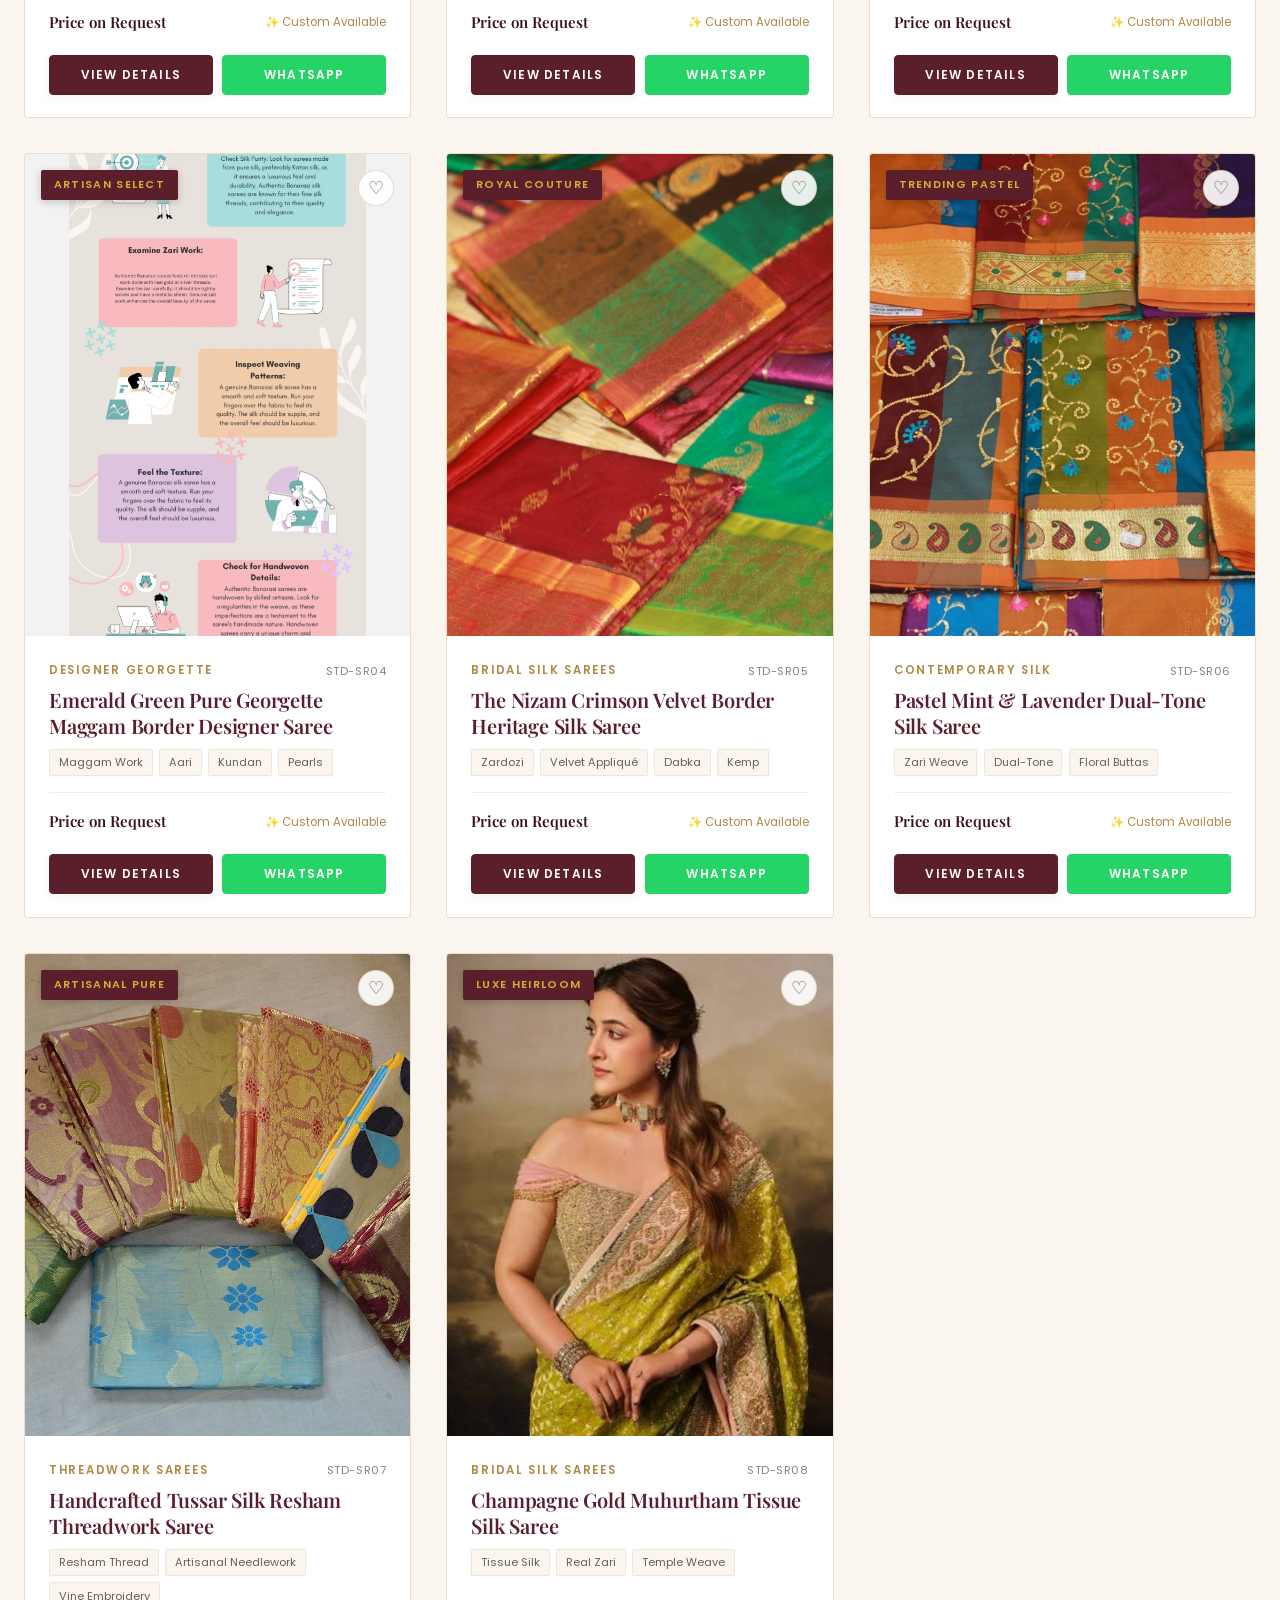
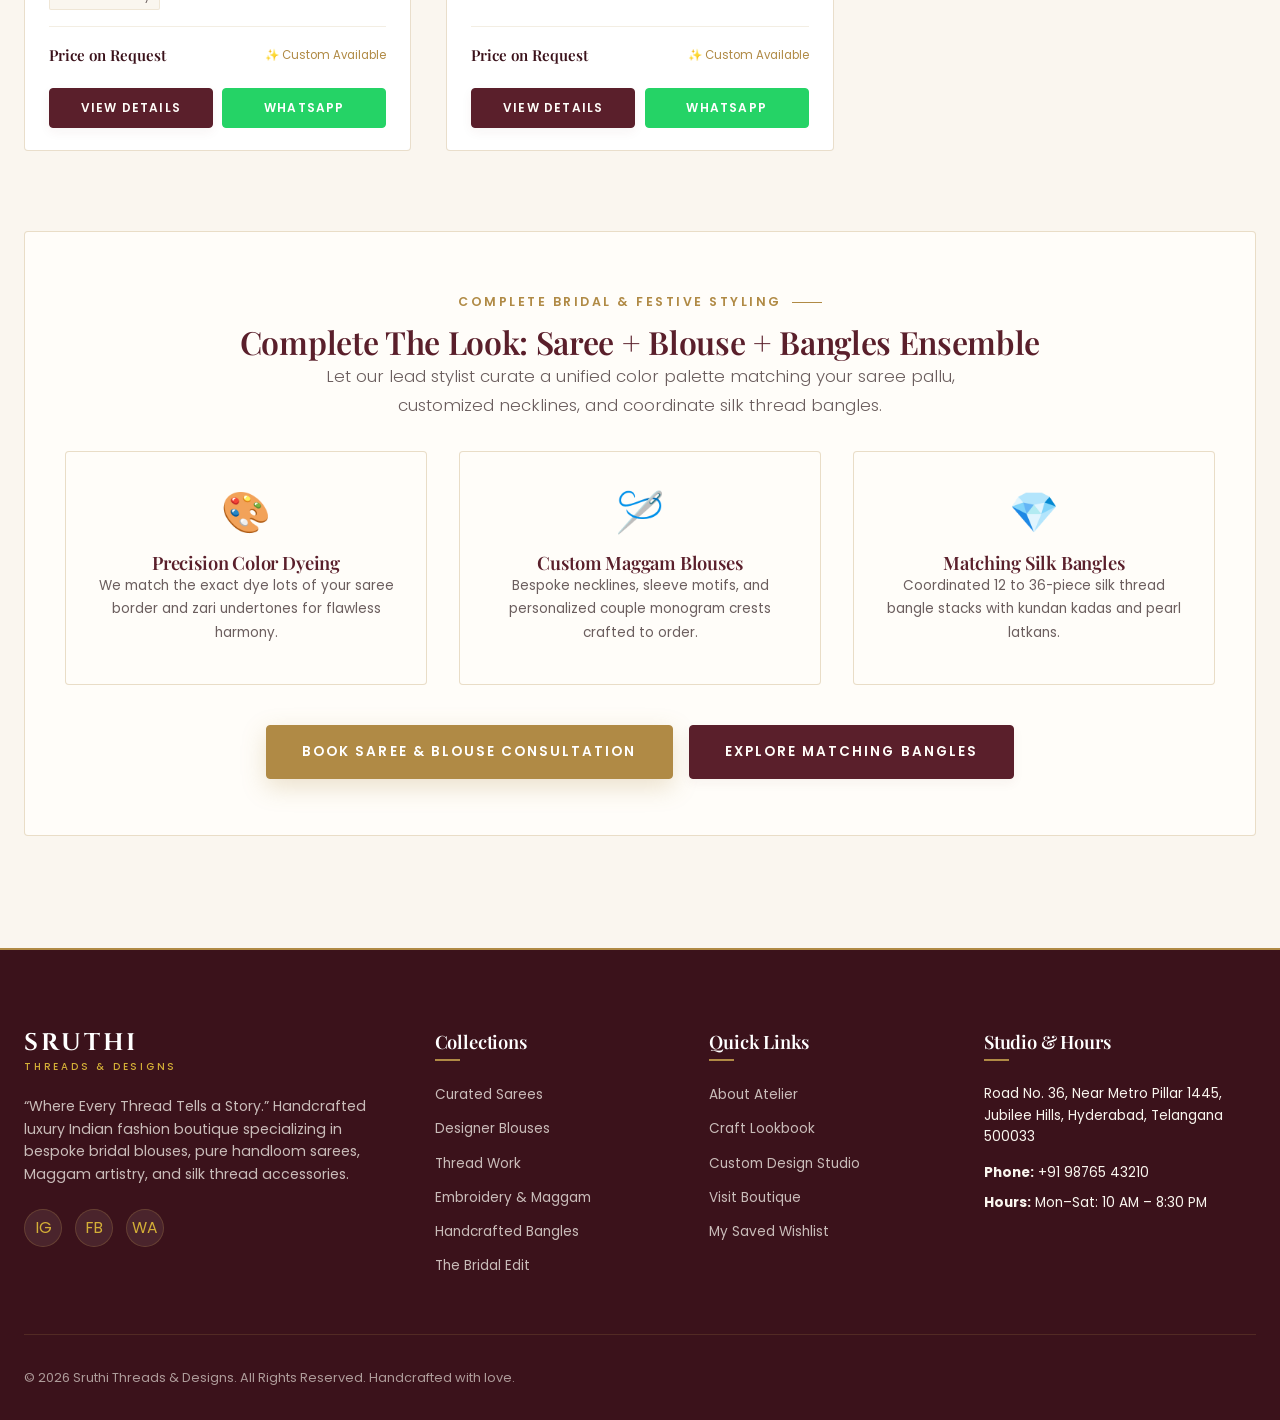
<file: sarees.html>
<!DOCTYPE html>
<html lang="en">
<head>
    <meta charset="UTF-8">
    <meta name="viewport" content="width=device-width, initial-scale=1.0">
    <title>Handcrafted Saree Collection | Kanchipuram, Banarasi &amp; Organza | Sruthi Threads &amp; Designs</title>
    <meta name="description" content="Discover handcrafted luxury sarees at Sruthi Threads &amp; Designs. Pure Kanchipuram bridal silk sarees, royal Banarasi brocades, organza floral cutwork sarees, and bespoke maggam matching ensembles.">
    <meta name="keywords" content="Kanchipuram Silk Saree, Banarasi Saree, Organza Saree, Bridal Saree, Maggam Work Saree, Designer Saree, Hyderabad Saree Boutique">
    <link rel="stylesheet" href="css/style.css">
    <link rel="icon" href="data:image/svg+xml,<svg xmlns='http://www.w3.org/2000/svg' viewBox='0 0 100 100'><text y='.9em' font-size='90'>🧵</text></svg>">
</head>
<body class="page-sarees">

    <!-- Announcement Bar -->
    <div class="announcement-bar">
        <span>✨ Bridal Sarees &amp; Custom Matching Blouses Open | Worldwide Shipping |</span>
        <a href="custom-order.html">Consult Designer &rarr;</a>
    </div>

    <!-- Header Navigation -->
    <header class="site-header scrolled">
        <div class="container header-inner">
            <a href="index.html" class="brand-logo" aria-label="Sruthi Threads &amp; Designs Home">
                <span class="logo-main">Sruthi</span>
                <span class="logo-sub">Threads &amp; Designs</span>
            </a>

            <nav class="desktop-nav" aria-label="Main Navigation">
                <a href="index.html" class="nav-link">Home</a>
                <a href="about.html" class="nav-link">About</a>
                <a href="sarees.html" class="nav-link active">Sarees</a>
                <a href="blouse-designs.html" class="nav-link">Blouse Designs</a>
                <a href="thread-work.html" class="nav-link">Thread Work</a>
                <a href="embroidery-work.html" class="nav-link">Embroidery</a>
                <a href="bangles.html" class="nav-link">Bangles</a>
                <a href="bridal-collection.html" class="nav-link">Bridal Edit</a>
                <a href="gallery.html" class="nav-link">Gallery</a>
                <a href="custom-order.html" class="nav-link">Custom Orders</a>
                <a href="contact.html" class="nav-link">Contact</a>
            </nav>

            <div class="header-actions">
                <button class="action-btn open-search-btn" title="Search Designs" aria-label="Search">
                    <svg width="19" height="19" fill="none" stroke="currentColor" stroke-width="2" viewBox="0 0 24 24">
                        <circle cx="11" cy="11" r="8"></circle>
                        <line x1="21" y1="21" x2="16.65" y2="16.65"></line>
                    </svg>
                </button>
                <a href="wishlist.html" class="action-btn" title="View Wishlist" aria-label="Wishlist">
                    <svg width="20" height="20" fill="none" stroke="currentColor" stroke-width="2" viewBox="0 0 24 24">
                        <path d="M20.84 4.61a5.5 5.5 0 0 0-7.78 0L12 5.67l-1.06-1.06a5.5 5.5 0 0 0-7.78 7.78l1.06 1.06L12 21.23l7.78-7.78 1.06-1.06a5.5 5.5 0 0 0 0-7.78z"></path>
                    </svg>
                    <span class="badge-count wishlist-count-badge" style="display: none;">0</span>
                </a>
                <a href="custom-order.html" class="btn btn-gold btn-sm d-none-mobile">Enquire Now</a>
                <button class="hamburger-btn" aria-label="Toggle menu"><span></span><span></span><span></span></button>
            </div>
        </div>
    </header>

    <!-- Mobile Drawer -->
    <div class="mobile-drawer-backdrop"></div>
    <aside class="mobile-drawer" aria-label="Mobile Navigation">
        <div>
            <div class="mobile-drawer-header">
                <div class="brand-logo"><span class="logo-main">Sruthi</span><span class="logo-sub">Threads &amp; Designs</span></div>
                <button class="drawer-close-btn action-btn" aria-label="Close menu">&times;</button>
            </div>
            <nav class="mobile-drawer-nav">
                <a href="index.html" class="mobile-nav-link">Home</a>
                <a href="about.html" class="mobile-nav-link">About Our Craft</a>
                <a href="sarees.html" class="mobile-nav-link active">Curated Sarees 🥻</a>
                <a href="blouse-designs.html" class="mobile-nav-link">Blouse Designs</a>
                <a href="thread-work.html" class="mobile-nav-link">Thread Work</a>
                <a href="embroidery-work.html" class="mobile-nav-link">Embroidery &amp; Maggam</a>
                <a href="bangles.html" class="mobile-nav-link">Handcrafted Bangles</a>
                <a href="bridal-collection.html" class="mobile-nav-link">The Bridal Edit</a>
                <a href="gallery.html" class="mobile-nav-link">Lookbook Gallery</a>
                <a href="custom-order.html" class="mobile-nav-link">Custom Design Studio</a>
                <a href="contact.html" class="mobile-nav-link">Contact Boutique</a>
                <a href="wishlist.html" class="mobile-nav-link">Saved Wishlist ❤️</a>
            </nav>
        </div>
        <div class="mobile-drawer-footer">
            <a href="#" class="btn btn-whatsapp btn-sm cfg-whatsapp-link" style="width:100%;">Chat on WhatsApp</a>
        </div>
    </aside>

    <!-- Page Banner -->
    <section class="page-banner">
        <div class="page-banner-bg" style="background-image: url('images/categories/cat-sarees.jpg'); background-position: center; background-size: cover;"></div>
        <div class="container page-banner-content">
            <span class="section-tag">Pure Weaves &amp; Hand Embroidery</span>
            <h1 class="hero-title" style="font-size: 2.8rem; margin-bottom: 0.5rem;">The Saree Atelier</h1>
            <p style="color: var(--cream); font-size: 1rem; max-width: 600px; margin: 0 auto; font-weight: 300;">
                Handpicked bridal silks, royal Banarasi brocades, and bespoke hand-embroidered drapes paired with signature designer blouses.
            </p>
            <div class="breadcrumb">
                <a href="index.html">Home</a> <span>/</span> <span>Saree Collection</span>
            </div>
        </div>
    </section>

    <!-- Catalog & Filters -->
    <section class="categories-section" style="background: var(--cream); padding: 5rem 0 7rem;">
        <div class="container">
            <div class="section-header" style="margin-bottom: 2.5rem;">
                <span class="section-tag">Handcrafted Drapes &amp; Weaves</span>
                <span class="section-script">The Heirloom Collection</span>
                <h2 class="section-heading">Bespoke Saree Edit</h2>
                <p class="section-subtext">Each saree is meticulously handwoven and curated to harmonize seamlessly with our handcrafted Maggam and Aari designer blouses.</p>
            </div>

            <!-- Filter Controls -->
            <div class="filter-wrapper">
                <button class="filter-btn active" data-filter="all">All Sarees</button>
                <button class="filter-btn" data-filter="bridal">Bridal Silk Sarees</button>
                <button class="filter-btn" data-filter="banarasi">Banarasi Silk</button>
                <button class="filter-btn" data-filter="organza">Organza Cutwork</button>
                <button class="filter-btn" data-filter="georgette">Designer Georgette</button>
                <button class="filter-btn" data-filter="threadwork">Threadwork Sarees</button>
                <button class="filter-btn" data-filter="tissue">Tissue Silk</button>
            </div>

            <!-- Product Grid -->
            <div id="product-catalog-grid" class="catalog-grid" data-page-category="Sarees">
                <!-- Injected dynamically via js/script.js -->
            </div>

            <!-- Saree & Blouse Styling Consultation Box -->
            <div style="margin-top: 5rem; background: var(--cream-light); border: 1px solid var(--gold-border); padding: 3.5rem 2.5rem; border-radius: var(--border-radius);">
                <div class="section-header" style="margin-bottom: 2rem;">
                    <span class="section-tag">Complete Bridal &amp; Festive Styling</span>
                    <h3 style="font-size: 2rem; color: var(--primary);">Complete The Look: Saree + Blouse + Bangles Ensemble</h3>
                    <p class="section-subtext">Let our lead stylist curate a unified color palette matching your saree pallu, customized necklines, and coordinate silk thread bangles.</p>
                </div>
                <div class="benefits-grid" style="grid-template-columns: repeat(3, 1fr);">
                    <div class="benefit-card">
                        <div class="benefit-icon">🎨</div>
                        <h4 style="font-size: 1.15rem; color: var(--primary);">Precision Color Dyeing</h4>
                        <p style="font-size: 0.85rem; color: var(--text-muted);">We match the exact dye lots of your saree border and zari undertones for flawless harmony.</p>
                    </div>
                    <div class="benefit-card">
                        <div class="benefit-icon">🪡</div>
                        <h4 style="font-size: 1.15rem; color: var(--primary);">Custom Maggam Blouses</h4>
                        <p style="font-size: 0.85rem; color: var(--text-muted);">Bespoke necklines, sleeve motifs, and personalized couple monogram crests crafted to order.</p>
                    </div>
                    <div class="benefit-card">
                        <div class="benefit-icon">💎</div>
                        <h4 style="font-size: 1.15rem; color: var(--primary);">Matching Silk Bangles</h4>
                        <p style="font-size: 0.85rem; color: var(--text-muted);">Coordinated 12 to 36-piece silk thread bangle stacks with kundan kadas and pearl latkans.</p>
                    </div>
                </div>
                <div style="text-align: center; margin-top: 2.5rem; display: flex; gap: 1rem; justify-content: center; flex-wrap: wrap;">
                    <a href="custom-order.html" class="btn btn-gold">Book Saree &amp; Blouse Consultation</a>
                    <a href="bangles.html" class="btn btn-primary">Explore Matching Bangles</a>
                </div>
            </div>
        </div>
    </section>

    <!-- Floating Actions -->
    <div class="floating-actions">
        <button class="floating-btn floating-scroll-top" title="Scroll to top">&#8593;</button>
        <a href="#" class="floating-btn floating-whatsapp cfg-whatsapp-link">💬</a>
    </div>

    <!-- Bottom Action Bar (Mobile) -->
    <div class="bottom-action-bar">
        <div class="bottom-action-grid">
            <a href="#" class="bottom-action-item cfg-whatsapp-link"><i>💬</i><span>WhatsApp</span></a>
            <a href="custom-order.html" class="bottom-action-item"><i>✨</i><span>Enquire</span></a>
            <a href="wishlist.html" class="bottom-action-item"><i>❤️</i><span>Wishlist</span></a>
            <a href="#" class="bottom-action-item cfg-phone-link"><i>📞</i><span>Call</span></a>
        </div>
    </div>

    <!-- Site Footer -->
    <footer class="site-footer">
        <div class="container">
            <div class="footer-grid">
                <div class="footer-brand">
                    <div class="logo-main">Sruthi</div>
                    <div class="logo-sub">Threads &amp; Designs</div>
                    <p>&ldquo;Where Every Thread Tells a Story.&rdquo; Handcrafted luxury Indian fashion boutique specializing in bespoke bridal blouses, pure handloom sarees, Maggam artistry, and silk thread accessories.</p>
                    <div class="footer-social-links">
                        <a href="#" class="social-icon-btn cfg-instagram-link">IG</a>
                        <a href="#" class="social-icon-btn cfg-facebook-link">FB</a>
                        <a href="#" class="social-icon-btn cfg-whatsapp-link">WA</a>
                    </div>
                </div>
                <div class="footer-col">
                    <h4>Collections</h4>
                    <div class="footer-links">
                        <a href="sarees.html">Curated Sarees</a>
                        <a href="blouse-designs.html">Designer Blouses</a>
                        <a href="thread-work.html">Thread Work</a>
                        <a href="embroidery-work.html">Embroidery &amp; Maggam</a>
                        <a href="bangles.html">Handcrafted Bangles</a>
                        <a href="bridal-collection.html">The Bridal Edit</a>
                    </div>
                </div>
                <div class="footer-col">
                    <h4>Quick Links</h4>
                    <div class="footer-links">
                        <a href="about.html">About Atelier</a>
                        <a href="gallery.html">Craft Lookbook</a>
                        <a href="custom-order.html">Custom Design Studio</a>
                        <a href="contact.html">Visit Boutique</a>
                        <a href="wishlist.html">My Saved Wishlist</a>
                    </div>
                </div>
                <div class="footer-col">
                    <h4>Studio &amp; Hours</h4>
                    <p class="cfg-address-text" style="color: var(--cream); font-size: 0.85rem; margin-bottom: 0.8rem; line-height: 1.6;">
                        Road No. 36, Jubilee Hills, Hyderabad
                    </p>
                    <p style="color: var(--cream); font-size: 0.85rem; margin-bottom: 0.4rem;">
                        <strong>Phone:</strong> <span class="cfg-phone-text">+91 98765 43210</span>
                    </p>
                    <p style="color: var(--cream); font-size: 0.85rem;">
                        <strong>Hours:</strong> Mon&ndash;Sat: 10 AM &ndash; 8:30 PM
                    </p>
                </div>
            </div>
            <div class="footer-bottom">
                <p>&copy; 2026 Sruthi Threads &amp; Designs. All Rights Reserved. Handcrafted with love.</p>
            </div>
        </div>
    </footer>

    <!-- Scripts -->
    <script src="js/config.js"></script>
    <script src="js/products.js"></script>
    <script src="js/script.js"></script>
</body>
</html>
</file>
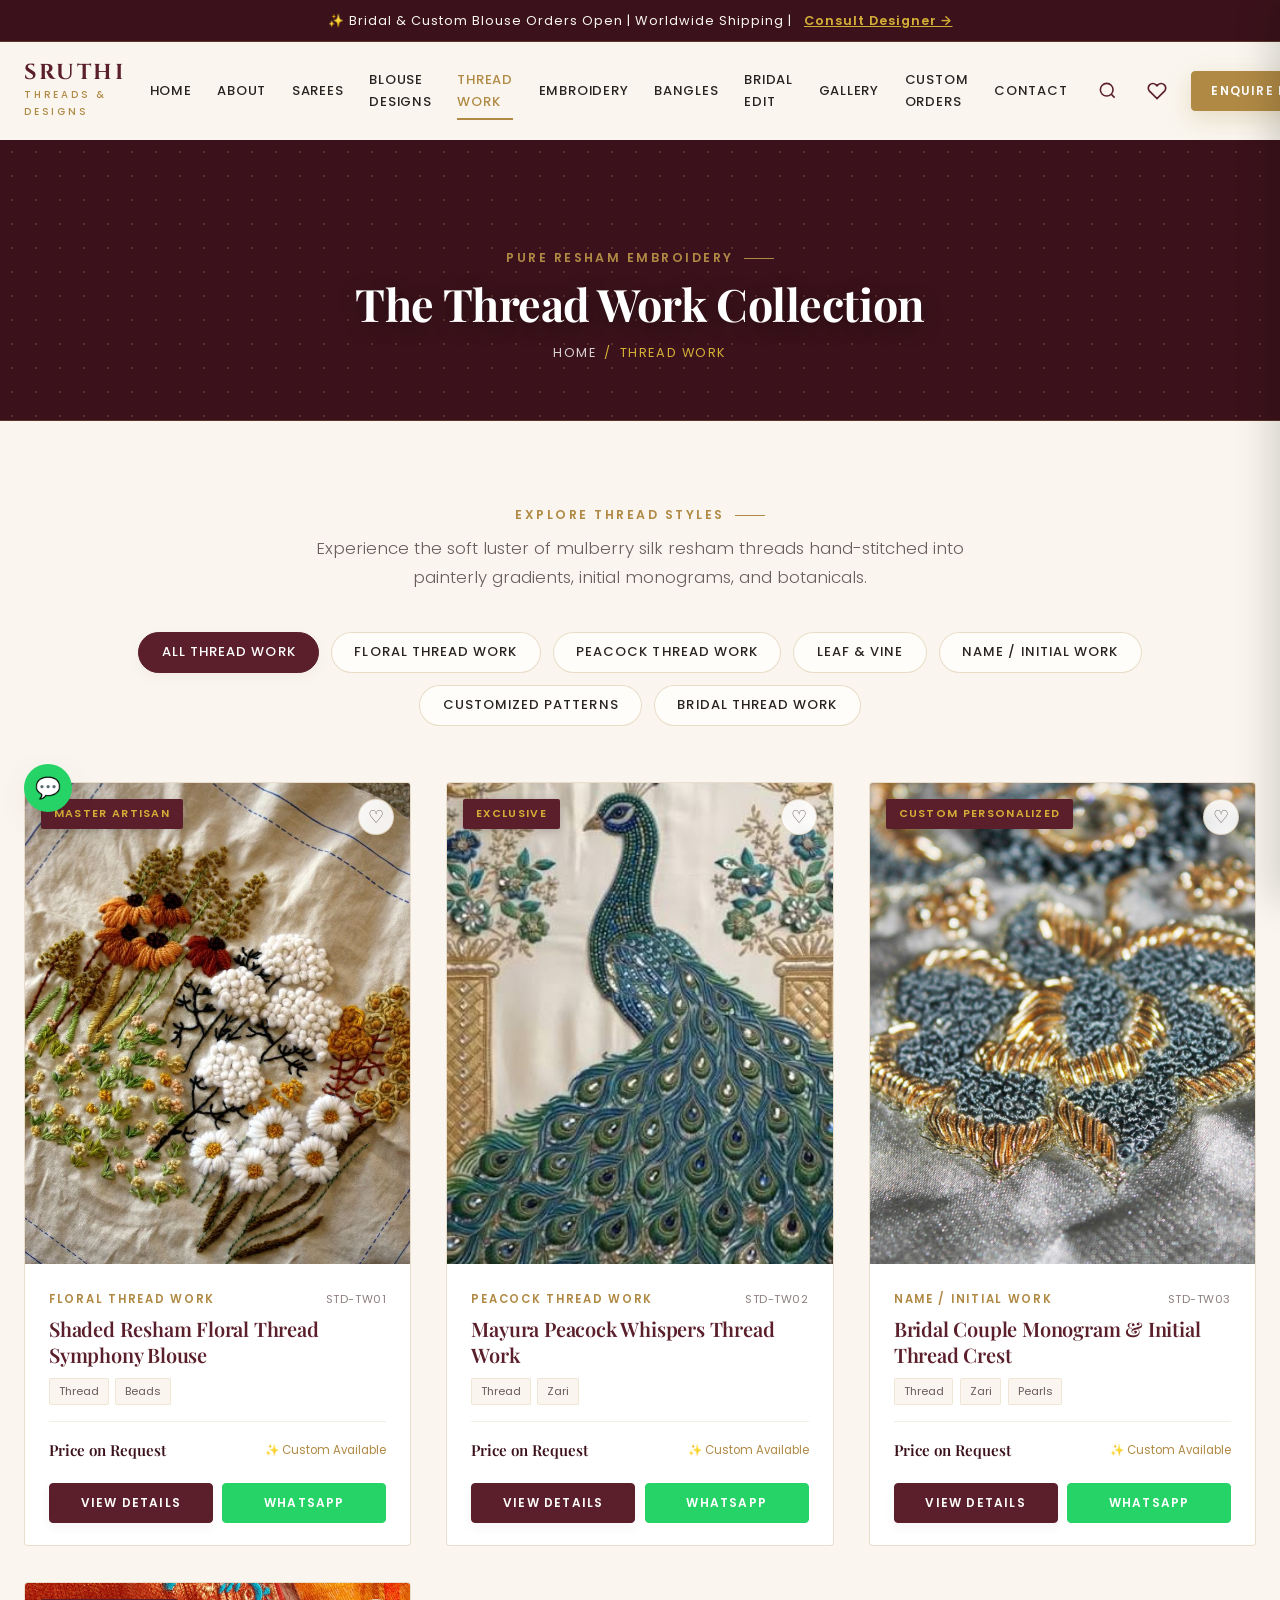
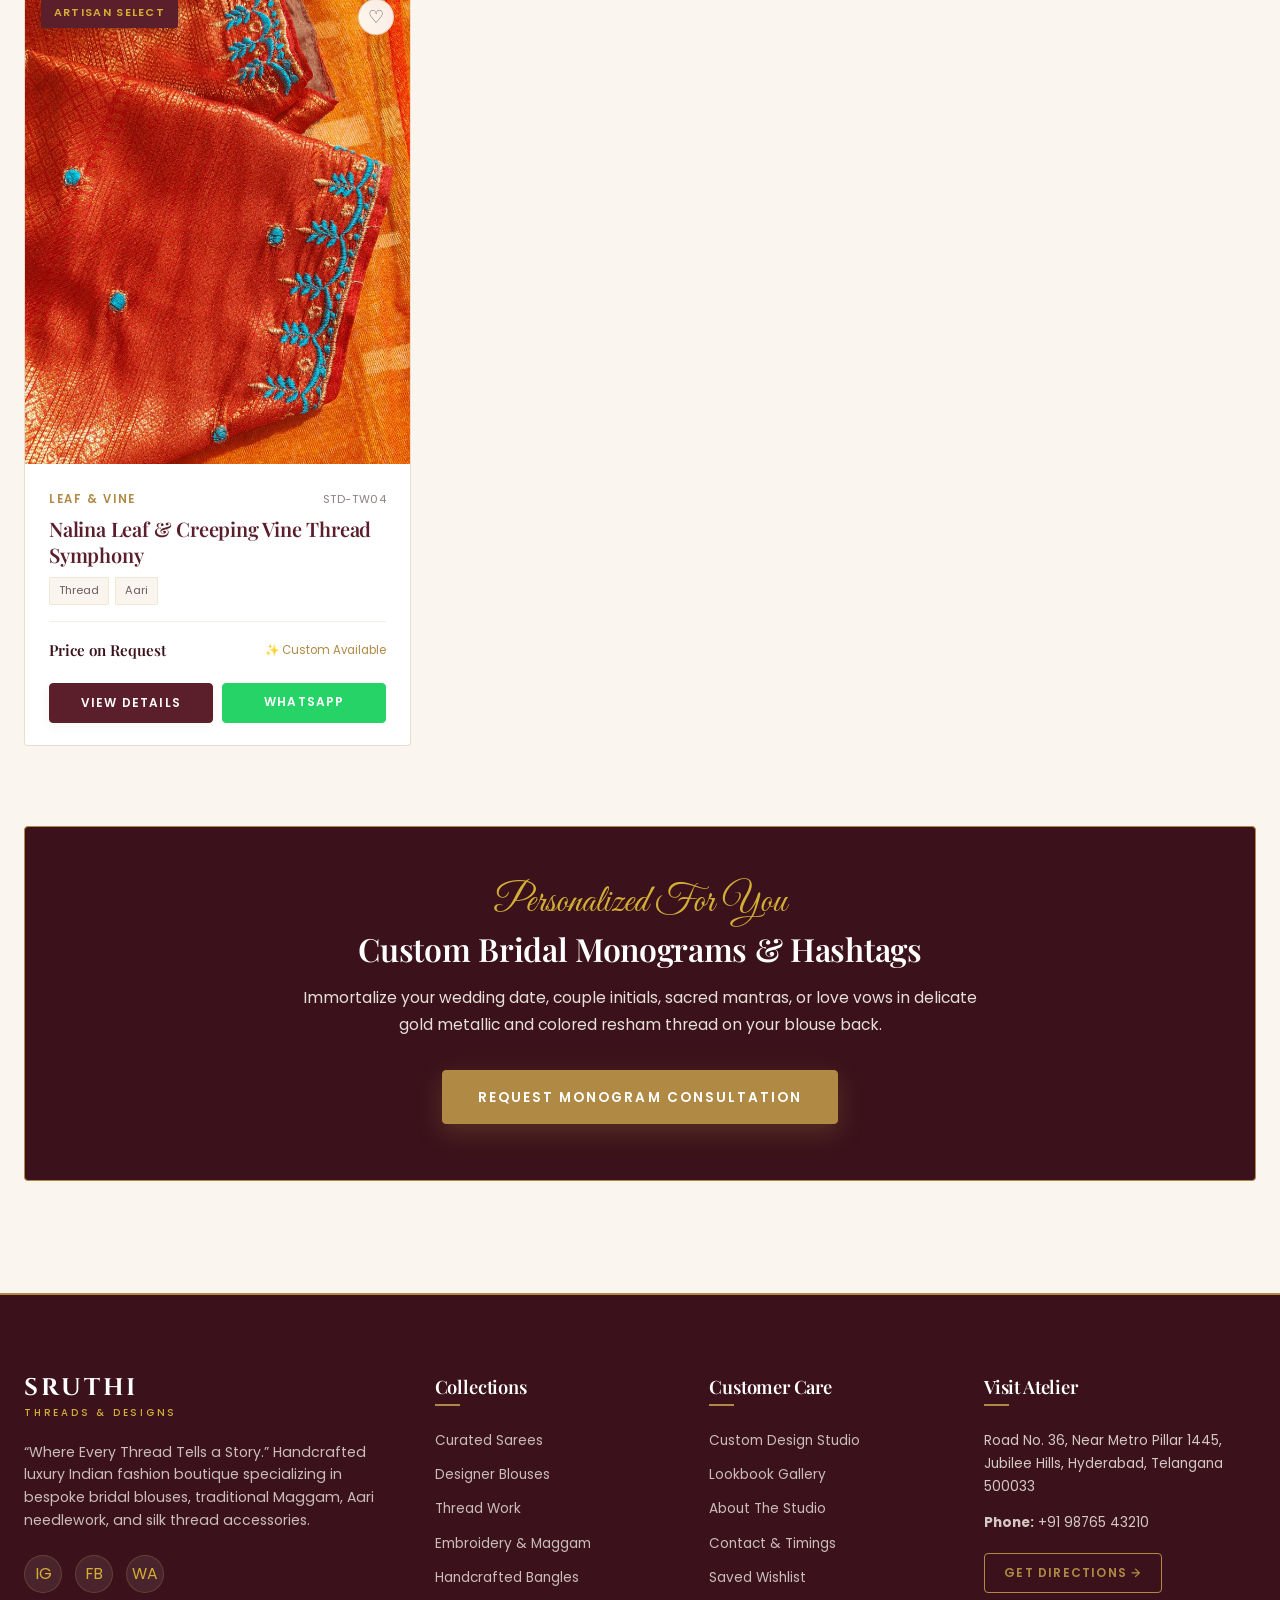
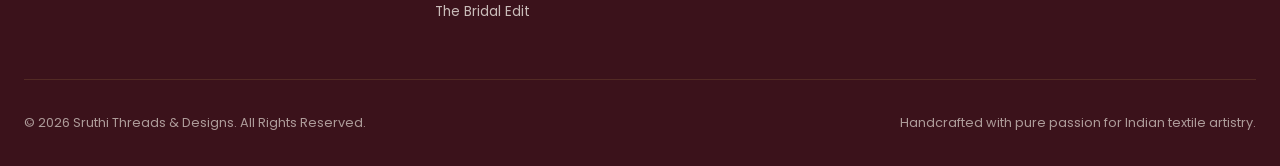
<file: thread-work.html>
<!DOCTYPE html>
<html lang="en">
<head>
    <meta charset="UTF-8">
    <meta name="viewport" content="width=device-width, initial-scale=1.0">
    <title>Handcrafted Thread Work Collection | Sruthi Threads &amp; Designs</title>
    <meta name="description" content="Discover pure resham silk thread embroidery blouses, bridal monograms, shaded floral blooms, peacock motifs, and bespoke thread patterns.">
    <link rel="stylesheet" href="css/style.css">
    <link rel="icon" href="data:image/svg+xml,<svg xmlns='http://www.w3.org/2000/svg' viewBox='0 0 100 100'><text y='.9em' font-size='90'>🧵</text></svg>">
</head>
<body class="page-thread-work">

    <!-- Announcement Bar -->
    <div class="announcement-bar">
        <span>✨ Bridal &amp; Custom Blouse Orders Open | Worldwide Shipping |</span>
        <a href="custom-order.html">Consult Designer &rarr;</a>
    </div>

    <!-- Header Navigation -->
    <header class="site-header scrolled">
        <div class="container header-inner">
            <a href="index.html" class="brand-logo">
                <span class="logo-main">Sruthi</span>
                <span class="logo-sub">Threads &amp; Designs</span>
            </a>

            <nav class="desktop-nav">
                <a href="index.html" class="nav-link">Home</a>
                <a href="about.html" class="nav-link">About</a>
                <a href="sarees.html" class="nav-link">Sarees</a>
                <a href="blouse-designs.html" class="nav-link">Blouse Designs</a>
                <a href="thread-work.html" class="nav-link active">Thread Work</a>
                <a href="embroidery-work.html" class="nav-link">Embroidery</a>
                <a href="bangles.html" class="nav-link">Bangles</a>
                <a href="bridal-collection.html" class="nav-link">Bridal Edit</a>
                <a href="gallery.html" class="nav-link">Gallery</a>
                <a href="custom-order.html" class="nav-link">Custom Orders</a>
                <a href="contact.html" class="nav-link">Contact</a>
            </nav>

            <div class="header-actions">
                <button class="action-btn open-search-btn" title="Search Designs"><svg width="19" height="19" fill="none" stroke="currentColor" stroke-width="2" viewBox="0 0 24 24"><circle cx="11" cy="11" r="8"></circle><line x1="21" y1="21" x2="16.65" y2="16.65"></line></svg></button>
                <a href="wishlist.html" class="action-btn" title="View Wishlist"><svg width="20" height="20" fill="none" stroke="currentColor" stroke-width="2" viewBox="0 0 24 24"><path d="M20.84 4.61a5.5 5.5 0 0 0-7.78 0L12 5.67l-1.06-1.06a5.5 5.5 0 0 0-7.78 7.78l1.06 1.06L12 21.23l7.78-7.78 1.06-1.06a5.5 5.5 0 0 0 0-7.78z"></path></svg><span class="badge-count wishlist-count-badge" style="display: none;">0</span></a>
                <a href="custom-order.html" class="btn btn-gold btn-sm d-none-mobile">Enquire Now</a>
                <button class="hamburger-btn" aria-label="Toggle menu"><span></span><span></span><span></span></button>
            </div>
        </div>
    </header>

    <!-- Mobile Drawer -->
    <div class="mobile-drawer-backdrop"></div>
    <aside class="mobile-drawer">
        <div>
            <div class="mobile-drawer-header">
                <div class="brand-logo"><span class="logo-main">Sruthi</span><span class="logo-sub">Threads &amp; Designs</span></div>
                <button class="drawer-close-btn action-btn">&times;</button>
            </div>
            <nav class="mobile-drawer-nav">
                <a href="index.html" class="mobile-nav-link">Home</a>
                <a href="about.html" class="mobile-nav-link">About Our Craft</a>
                <a href="sarees.html" class="mobile-nav-link">Curated Sarees 🥻</a>
                <a href="blouse-designs.html" class="mobile-nav-link">Blouse Designs</a>
                <a href="thread-work.html" class="mobile-nav-link active">Thread Work</a>
                <a href="embroidery-work.html" class="mobile-nav-link">Embroidery &amp; Maggam</a>
                <a href="bangles.html" class="mobile-nav-link">Handcrafted Bangles</a>
                <a href="bridal-collection.html" class="mobile-nav-link">The Bridal Edit</a>
                <a href="gallery.html" class="mobile-nav-link">Lookbook Gallery</a>
                <a href="custom-order.html" class="mobile-nav-link">Custom Design Studio</a>
                <a href="contact.html" class="mobile-nav-link">Contact Boutique</a>
                <a href="wishlist.html" class="mobile-nav-link">Saved Wishlist ❤️</a>
            </nav>
        </div>
        <div class="mobile-drawer-footer">
            <a href="#" class="btn btn-whatsapp btn-sm cfg-whatsapp-link" style="width:100%;">Chat on WhatsApp</a>
        </div>
    </aside>

    <!-- Page Banner -->
    <section class="page-banner">
        <div class="page-banner-bg"></div>
        <div class="container page-banner-content">
            <span class="section-tag">Pure Resham Embroidery</span>
            <h1 class="hero-title" style="font-size: 2.8rem; margin-bottom: 0.5rem;">The Thread Work Collection</h1>
            <div class="breadcrumb">
                <a href="index.html">Home</a> <span>/</span> <span>Thread Work</span>
            </div>
        </div>
    </section>

    <!-- Catalog & Filters -->
    <section class="categories-section" style="background: var(--cream); padding: 5rem 0 7rem;">
        <div class="container">
            <div class="section-header" style="margin-bottom: 2.5rem;">
                <span class="section-tag">Explore Thread Styles</span>
                <p class="section-subtext">Experience the soft luster of mulberry silk resham threads hand-stitched into painterly gradients, initial monograms, and botanicals.</p>
            </div>

            <!-- Filter Controls -->
            <div class="filter-wrapper">
                <button class="filter-btn active" data-filter="all">All Thread Work</button>
                <button class="filter-btn" data-filter="floral">Floral Thread Work</button>
                <button class="filter-btn" data-filter="peacock">Peacock Thread Work</button>
                <button class="filter-btn" data-filter="leaf">Leaf &amp; Vine</button>
                <button class="filter-btn" data-filter="name">Name / Initial Work</button>
                <button class="filter-btn" data-filter="customized">Customized Patterns</button>
                <button class="filter-btn" data-filter="bridal">Bridal Thread Work</button>
            </div>

            <!-- Product Grid -->
            <div id="product-catalog-grid" class="catalog-grid" data-page-category="Thread Work">
                <!-- Injected dynamically via js/script.js -->
            </div>

            <!-- Monogram Feature Box -->
            <div style="margin-top: 5rem; background: var(--primary-dark); color: #fff; border: 1px solid var(--gold); padding: 3.5rem 3rem; border-radius: var(--border-radius); text-align: center;">
                <span class="section-script" style="color: var(--gold-light); font-size: 2.4rem;">Personalized For You</span>
                <h3 style="color: #fff; font-size: 2rem; margin: 0.5rem 0 1rem; font-family: var(--font-heading);">Custom Bridal Monograms &amp; Hashtags</h3>
                <p style="color: var(--cream); max-width: 680px; margin: 0 auto 2rem; opacity: 0.9;">
                    Immortalize your wedding date, couple initials, sacred mantras, or love vows in delicate gold metallic and colored resham thread on your blouse back.
                </p>
                <a href="custom-order.html" class="btn btn-gold">Request Monogram Consultation</a>
            </div>
        </div>
    </section>

    <!-- Floating Actions & Footer -->
    <div class="floating-actions">
        <button class="floating-btn floating-scroll-top" title="Scroll to top">&#8593;</button>
        <a href="#" class="floating-btn floating-whatsapp cfg-whatsapp-link">💬</a>
    </div>

    <!-- Bottom Action Bar (Mobile) -->
    <div class="bottom-action-bar">
        <div class="bottom-action-grid">
            <a href="#" class="bottom-action-item cfg-whatsapp-link"><i>💬</i><span>WhatsApp</span></a>
            <a href="custom-order.html" class="bottom-action-item"><i>✨</i><span>Enquire</span></a>
            <a href="wishlist.html" class="bottom-action-item"><i>❤️</i><span>Wishlist</span></a>
            <a href="#" class="bottom-action-item cfg-phone-link"><i>📞</i><span>Call</span></a>
        </div>
    </div>

    <footer class="site-footer">
        <div class="container">
            <div class="footer-grid">
                <div class="footer-brand">
                    <div class="logo-main">Sruthi</div>
                    <div class="logo-sub">Threads &amp; Designs</div>
                    <p>&ldquo;Where Every Thread Tells a Story.&rdquo; Handcrafted luxury Indian fashion boutique specializing in bespoke bridal blouses, traditional Maggam, Aari needlework, and silk thread accessories.</p>
                    <div class="footer-social-links">
                        <a href="#" class="social-icon-btn cfg-instagram-link">IG</a>
                        <a href="#" class="social-icon-btn cfg-facebook-link">FB</a>
                        <a href="#" class="social-icon-btn cfg-whatsapp-link">WA</a>
                    </div>
                </div>
                <div class="footer-col">
                    <h4>Collections</h4>
                    <div class="footer-links">
                        <a href="sarees.html">Curated Sarees</a>
                        <a href="blouse-designs.html">Designer Blouses</a>
                        <a href="thread-work.html">Thread Work</a>
                        <a href="embroidery-work.html">Embroidery &amp; Maggam</a>
                        <a href="bangles.html">Handcrafted Bangles</a>
                        <a href="bridal-collection.html">The Bridal Edit</a>
                    </div>
                </div>
                <div class="footer-col">
                    <h4>Customer Care</h4>
                    <div class="footer-links">
                        <a href="custom-order.html">Custom Design Studio</a>
                        <a href="gallery.html">Lookbook Gallery</a>
                        <a href="about.html">About The Studio</a>
                        <a href="contact.html">Contact &amp; Timings</a>
                        <a href="wishlist.html">Saved Wishlist</a>
                    </div>
                </div>
                <div class="footer-col">
                    <h4>Visit Atelier</h4>
                    <p class="cfg-address-text" style="color: rgba(250, 246, 239, 0.8); font-size: 0.85rem; margin-bottom: 0.8rem;">Road No. 36, Jubilee Hills, Hyderabad, India</p>
                    <p style="color: rgba(250, 246, 239, 0.8); font-size: 0.85rem; margin-bottom: 1.2rem;"><strong>Phone:</strong> <span class="cfg-phone-text">+91 98765 43210</span></p>
                    <a href="contact.html" class="btn btn-outline-gold btn-sm">Get Directions &rarr;</a>
                </div>
            </div>
            <div class="footer-bottom">
                <div>&copy; 2026 Sruthi Threads &amp; Designs. All Rights Reserved.</div>
                <div>Handcrafted with pure passion for Indian textile artistry.</div>
            </div>
        </div>
    </footer>

    <script src="js/config.js"></script>
    <script src="js/products.js"></script>
    <script src="js/script.js"></script>
</body>
</html>
</file>
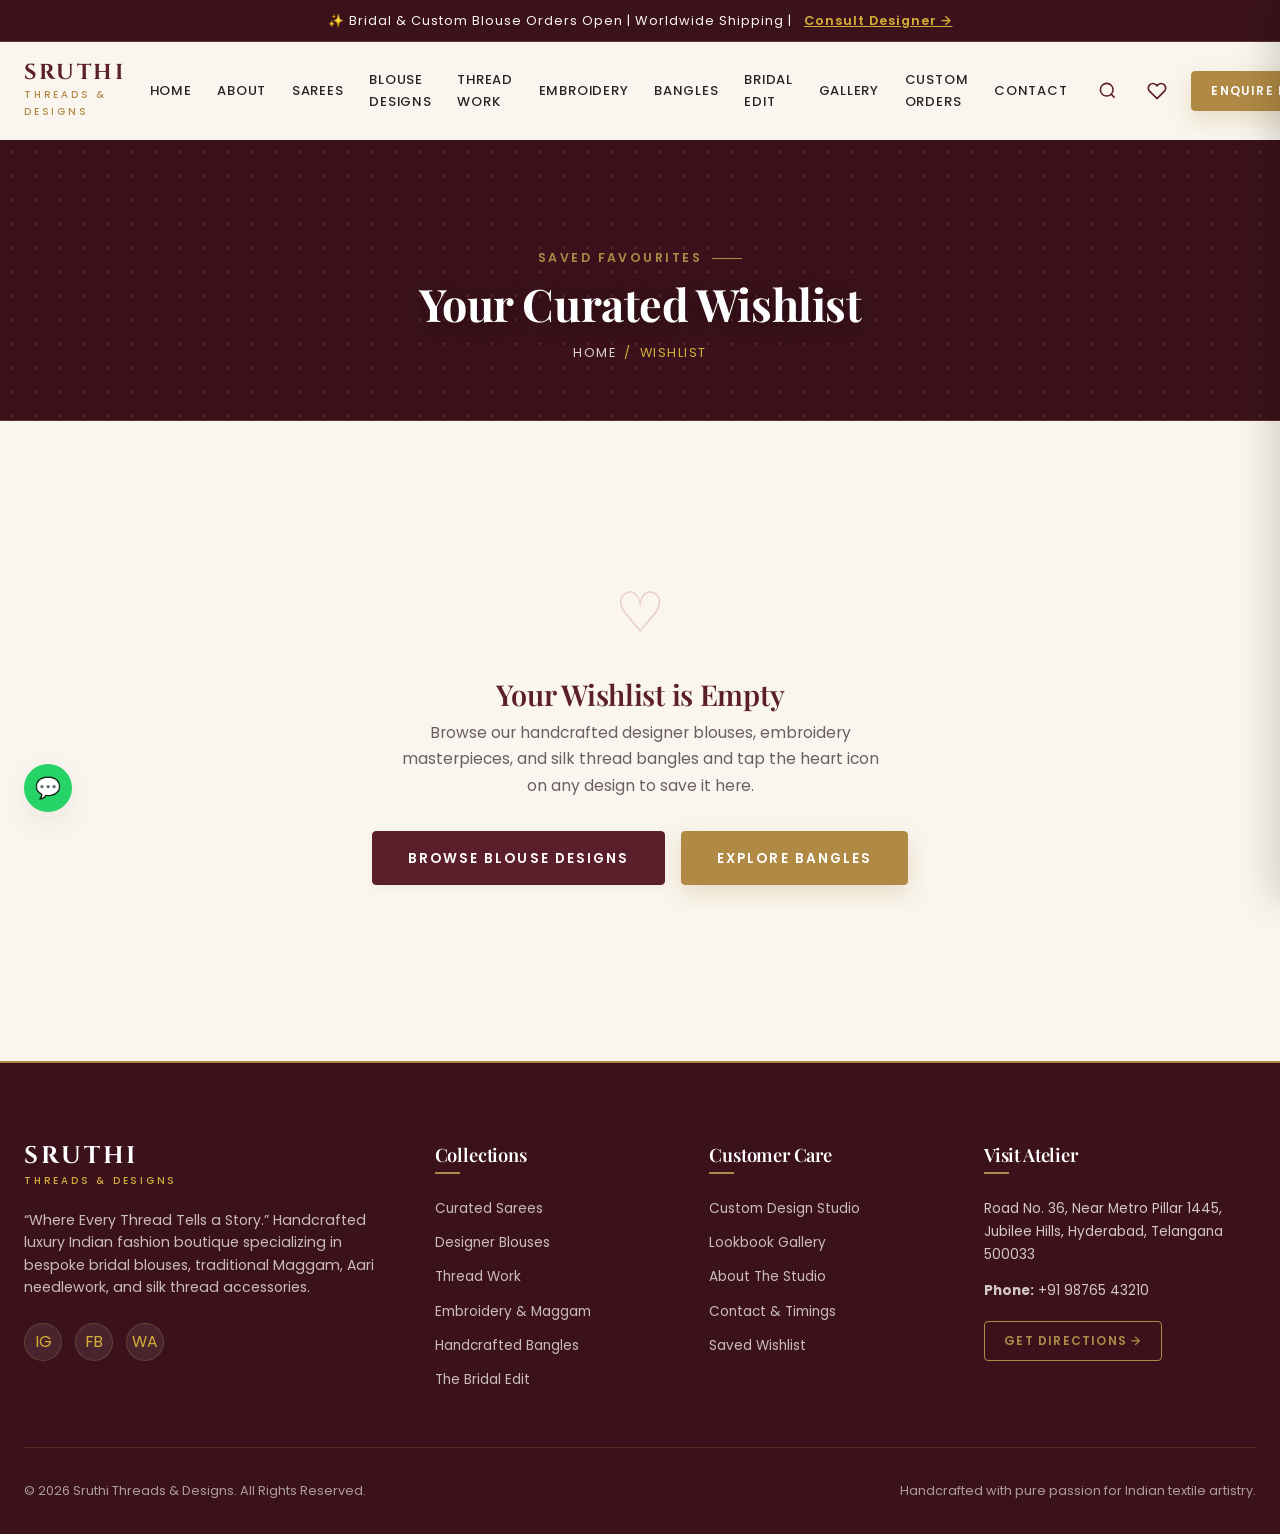
<file: wishlist.html>
<!DOCTYPE html>
<html lang="en">
<head>
    <meta charset="UTF-8">
    <meta name="viewport" content="width=device-width, initial-scale=1.0">
    <title>My Saved Wishlist | Sruthi Threads &amp; Designs</title>
    <meta name="description" content="Review your saved bridal blouses, embroidery designs, and handcrafted silk bangles. Enquire about your curated selection with one click.">
    <link rel="stylesheet" href="css/style.css">
    <link rel="icon" href="data:image/svg+xml,<svg xmlns='http://www.w3.org/2000/svg' viewBox='0 0 100 100'><text y='.9em' font-size='90'>🧵</text></svg>">
</head>
<body class="page-wishlist">

    <!-- Announcement Bar -->
    <div class="announcement-bar">
        <span>✨ Bridal &amp; Custom Blouse Orders Open | Worldwide Shipping |</span>
        <a href="custom-order.html">Consult Designer &rarr;</a>
    </div>

    <!-- Header Navigation -->
    <header class="site-header scrolled">
        <div class="container header-inner">
            <a href="index.html" class="brand-logo">
                <span class="logo-main">Sruthi</span>
                <span class="logo-sub">Threads &amp; Designs</span>
            </a>

            <nav class="desktop-nav">
                <a href="index.html" class="nav-link">Home</a>
                <a href="about.html" class="nav-link">About</a>
                <a href="sarees.html" class="nav-link">Sarees</a>
                <a href="blouse-designs.html" class="nav-link">Blouse Designs</a>
                <a href="thread-work.html" class="nav-link">Thread Work</a>
                <a href="embroidery-work.html" class="nav-link">Embroidery</a>
                <a href="bangles.html" class="nav-link">Bangles</a>
                <a href="bridal-collection.html" class="nav-link">Bridal Edit</a>
                <a href="gallery.html" class="nav-link">Gallery</a>
                <a href="custom-order.html" class="nav-link">Custom Orders</a>
                <a href="contact.html" class="nav-link">Contact</a>
            </nav>

            <div class="header-actions">
                <button class="action-btn open-search-btn" title="Search Designs"><svg width="19" height="19" fill="none" stroke="currentColor" stroke-width="2" viewBox="0 0 24 24"><circle cx="11" cy="11" r="8"></circle><line x1="21" y1="21" x2="16.65" y2="16.65"></line></svg></button>
                <a href="wishlist.html" class="action-btn active" title="View Wishlist"><svg width="20" height="20" fill="none" stroke="currentColor" stroke-width="2" viewBox="0 0 24 24"><path d="M20.84 4.61a5.5 5.5 0 0 0-7.78 0L12 5.67l-1.06-1.06a5.5 5.5 0 0 0-7.78 7.78l1.06 1.06L12 21.23l7.78-7.78 1.06-1.06a5.5 5.5 0 0 0 0-7.78z"></path></svg><span class="badge-count wishlist-count-badge" style="display: none;">0</span></a>
                <a href="custom-order.html" class="btn btn-gold btn-sm d-none-mobile">Enquire Now</a>
                <button class="hamburger-btn" aria-label="Toggle menu"><span></span><span></span><span></span></button>
            </div>
        </div>
    </header>

    <!-- Mobile Drawer -->
    <div class="mobile-drawer-backdrop"></div>
    <aside class="mobile-drawer">
        <div>
            <div class="mobile-drawer-header">
                <div class="brand-logo"><span class="logo-main">Sruthi</span><span class="logo-sub">Threads &amp; Designs</span></div>
                <button class="drawer-close-btn action-btn">&times;</button>
            </div>
            <nav class="mobile-drawer-nav">
                <a href="index.html" class="mobile-nav-link">Home</a>
                <a href="about.html" class="mobile-nav-link">About Our Craft</a>
                <a href="sarees.html" class="mobile-nav-link">Curated Sarees 🥻</a>
                <a href="blouse-designs.html" class="mobile-nav-link">Blouse Designs</a>
                <a href="thread-work.html" class="mobile-nav-link">Thread Work</a>
                <a href="embroidery-work.html" class="mobile-nav-link">Embroidery &amp; Maggam</a>
                <a href="bangles.html" class="mobile-nav-link">Handcrafted Bangles</a>
                <a href="bridal-collection.html" class="mobile-nav-link">The Bridal Edit</a>
                <a href="gallery.html" class="mobile-nav-link">Lookbook Gallery</a>
                <a href="custom-order.html" class="mobile-nav-link">Custom Design Studio</a>
                <a href="contact.html" class="mobile-nav-link">Contact Boutique</a>
                <a href="wishlist.html" class="mobile-nav-link active">Saved Wishlist ❤️</a>
            </nav>
        </div>
        <div class="mobile-drawer-footer">
            <a href="#" class="btn btn-whatsapp btn-sm cfg-whatsapp-link" style="width:100%;">Chat on WhatsApp</a>
        </div>
    </aside>

    <!-- Page Banner -->
    <section class="page-banner">
        <div class="page-banner-bg"></div>
        <div class="container page-banner-content">
            <span class="section-tag">Saved Favourites</span>
            <h1 class="hero-title" style="font-size: 2.8rem; margin-bottom: 0.5rem;">Your Curated Wishlist</h1>
            <div class="breadcrumb">
                <a href="index.html">Home</a> <span>/</span> <span>Wishlist</span>
            </div>
        </div>
    </section>

    <!-- Wishlist Catalog View -->
    <section class="wishlist-section">
        <div class="container">
            
            <!-- Toolbar if items exist -->
            <div class="wishlist-toolbar" id="wishlist-toolbar" style="display: none;">
                <div>
                    <h3 style="font-size: 1.4rem; color: var(--primary);">Saved Items for Consultation</h3>
                    <p style="font-size: 0.85rem; color: var(--text-muted);">You can enquire about all your saved pieces together via WhatsApp.</p>
                </div>
                <button class="btn btn-whatsapp" id="enquire-all-wishlist">
                    <span>💬</span> Enquire All on WhatsApp
                </button>
            </div>

            <!-- Empty State -->
            <div class="wishlist-empty-state" id="wishlist-empty">
                <div class="empty-icon">♡</div>
                <h3 style="font-size: 1.8rem; color: var(--primary); font-family: var(--font-heading); margin-bottom: 0.5rem;">Your Wishlist is Empty</h3>
                <p style="color: var(--text-muted); max-width: 500px; margin: 0 auto 2rem;">
                    Browse our handcrafted designer blouses, embroidery masterpieces, and silk thread bangles and tap the heart icon on any design to save it here.
                </p>
                <div style="display: flex; gap: 1rem; justify-content: center; flex-wrap: wrap;">
                    <a href="blouse-designs.html" class="btn btn-primary">Browse Blouse Designs</a>
                    <a href="bangles.html" class="btn btn-gold">Explore Bangles</a>
                </div>
            </div>

            <!-- Product Grid -->
            <div id="wishlist-grid" class="catalog-grid">
                <!-- Dynamically populated via js/script.js -->
            </div>

        </div>
    </section>

    <!-- Floating Actions & Footer -->
    <div class="floating-actions">
        <button class="floating-btn floating-scroll-top" title="Scroll to top">&#8593;</button>
        <a href="#" class="floating-btn floating-whatsapp cfg-whatsapp-link">💬</a>
    </div>

    <!-- Bottom Action Bar (Mobile) -->
    <div class="bottom-action-bar">
        <div class="bottom-action-grid">
            <a href="#" class="bottom-action-item cfg-whatsapp-link"><i>💬</i><span>WhatsApp</span></a>
            <a href="custom-order.html" class="bottom-action-item"><i>✨</i><span>Enquire</span></a>
            <a href="wishlist.html" class="bottom-action-item"><i>❤️</i><span>Wishlist</span></a>
            <a href="#" class="bottom-action-item cfg-phone-link"><i>📞</i><span>Call</span></a>
        </div>
    </div>

    <footer class="site-footer">
        <div class="container">
            <div class="footer-grid">
                <div class="footer-brand">
                    <div class="logo-main">Sruthi</div>
                    <div class="logo-sub">Threads &amp; Designs</div>
                    <p>&ldquo;Where Every Thread Tells a Story.&rdquo; Handcrafted luxury Indian fashion boutique specializing in bespoke bridal blouses, traditional Maggam, Aari needlework, and silk thread accessories.</p>
                    <div class="footer-social-links">
                        <a href="#" class="social-icon-btn cfg-instagram-link">IG</a>
                        <a href="#" class="social-icon-btn cfg-facebook-link">FB</a>
                        <a href="#" class="social-icon-btn cfg-whatsapp-link">WA</a>
                    </div>
                </div>
                <div class="footer-col">
                    <h4>Collections</h4>
                    <div class="footer-links">
                        <a href="sarees.html">Curated Sarees</a>
                        <a href="blouse-designs.html">Designer Blouses</a>
                        <a href="thread-work.html">Thread Work</a>
                        <a href="embroidery-work.html">Embroidery &amp; Maggam</a>
                        <a href="bangles.html">Handcrafted Bangles</a>
                        <a href="bridal-collection.html">The Bridal Edit</a>
                    </div>
                </div>
                <div class="footer-col">
                    <h4>Customer Care</h4>
                    <div class="footer-links">
                        <a href="custom-order.html">Custom Design Studio</a>
                        <a href="gallery.html">Lookbook Gallery</a>
                        <a href="about.html">About The Studio</a>
                        <a href="contact.html">Contact &amp; Timings</a>
                        <a href="wishlist.html">Saved Wishlist</a>
                    </div>
                </div>
                <div class="footer-col">
                    <h4>Visit Atelier</h4>
                    <p class="cfg-address-text" style="color: rgba(250, 246, 239, 0.8); font-size: 0.85rem; margin-bottom: 0.8rem;">Road No. 36, Jubilee Hills, Hyderabad, India</p>
                    <p style="color: rgba(250, 246, 239, 0.8); font-size: 0.85rem; margin-bottom: 1.2rem;"><strong>Phone:</strong> <span class="cfg-phone-text">+91 98765 43210</span></p>
                    <a href="contact.html" class="btn btn-outline-gold btn-sm">Get Directions &rarr;</a>
                </div>
            </div>
            <div class="footer-bottom">
                <div>&copy; 2026 Sruthi Threads &amp; Designs. All Rights Reserved.</div>
                <div>Handcrafted with pure passion for Indian textile artistry.</div>
            </div>
        </div>
    </footer>

    <script src="js/config.js"></script>
    <script src="js/products.js"></script>
    <script src="js/script.js"></script>
</body>
</html>
</file>
<file: css/style.css>
/* ==========================================================================
   SRUTHI THREADS & DESIGNS - LUXURY DESIGN SYSTEM
   Editorial Indian Haute Couture, Embroidery & Handcrafted Bangles
   ========================================================================== */

@import url('https://fonts.googleapis.com/css2?family=Cinzel:wght@400;600;700;800&family=Cormorant+Garamond:ital,wght@0,400;0,600;0,700;1,400;1,600&family=Great+Vibes&family=Playfair+Display:ital,wght@0,400;0,600;0,700;0,800;1,400&family=Poppins:wght@300;400;500;600;700&family=DM+Sans:wght@400;500;700&display=swap');

:root {
    /* Color Palette */
    --primary: #5A1F2B;         /* Deep Royal Burgundy / Wine */
    --primary-dark: #3B121B;    /* Rich Espresso Wine */
    --primary-light: #7E2F3F;   /* Radiant Wine */
    --gold: #B08A45;            /* Antique Royal Gold */
    --gold-light: #D4AF37;      /* Radiant Gold */
    --gold-hover: #967232;      /* Deep Gold */
    --gold-subtle: rgba(176, 138, 69, 0.12);
    --gold-border: rgba(176, 138, 69, 0.28);
    --cream: #FAF6EF;           /* Warm Ivory / Silk Cream */
    --cream-light: #FFFDF9;     /* Pure Silk White */
    --cream-card: #FFFFFF;
    --blush: #E8C9C2;           /* Soft Dusty Rose */
    --blush-light: #F9EFEB;
    --text: #292323;            /* Deep Espresso Charcoal */
    --text-muted: #6B5E5E;      /* Elegant Charcoal Muted */
    --text-light: #8E7F7F;

    /* Typography */
    --font-heading: 'Playfair Display', 'Cormorant Garamond', Georgia, serif;
    --font-logo: 'Cinzel', 'Playfair Display', serif;
    --font-subheading: 'Cormorant Garamond', Georgia, serif;
    --font-body: 'Poppins', 'DM Sans', -apple-system, sans-serif;
    --font-script: 'Great Vibes', cursive;

    /* Shadows & Transitions */
    --shadow-sm: 0 4px 12px rgba(90, 31, 43, 0.05);
    --shadow-md: 0 10px 30px rgba(90, 31, 43, 0.08);
    --shadow-lg: 0 20px 45px rgba(90, 31, 43, 0.14);
    --shadow-gold: 0 8px 25px rgba(176, 138, 69, 0.25);
    --transition: all 0.35s cubic-bezier(0.25, 1, 0.5, 1);
    --transition-fast: all 0.2s ease;
    --border-radius: 4px; /* Crisp editorial aesthetic */
    --container-max: 1320px;
}

/* ==========================================================================
   RESET & BASE STYLES
   ========================================================================== */

*, *::before, *::after {
    box-sizing: border-box;
    margin: 0;
    padding: 0;
}

html {
    scroll-behavior: smooth;
    font-size: 16px;
    -webkit-text-size-adjust: 100%;
}

body {
    background-color: var(--cream);
    color: var(--text);
    font-family: var(--font-body);
    font-size: 0.975rem;
    line-height: 1.7;
    overflow-x: hidden;
    min-height: 100vh;
    display: flex;
    flex-direction: column;
}

img {
    max-width: 100%;
    height: auto;
    display: block;
    object-fit: cover;
}

a {
    color: inherit;
    text-decoration: none;
    transition: var(--transition-fast);
}

button, input, select, textarea {
    font-family: inherit;
    font-size: inherit;
}

ul, ol {
    list-style: none;
}

.container {
    width: 100%;
    max-width: var(--container-max);
    margin-left: auto;
    margin-right: auto;
    padding-left: 1.5rem;
    padding-right: 1.5rem;
}

/* ==========================================================================
   TYPOGRAPHY HIERARCHY
   ========================================================================== */

h1, h2, h3, h4, h5, h6 {
    font-family: var(--font-heading);
    color: var(--primary);
    font-weight: 600;
    line-height: 1.25;
    letter-spacing: -0.01em;
}

.section-tag {
    display: inline-block;
    font-family: var(--font-body);
    font-size: 0.78rem;
    font-weight: 600;
    text-transform: uppercase;
    letter-spacing: 0.2em;
    color: var(--gold);
    margin-bottom: 0.6rem;
    position: relative;
}

.section-tag::after {
    content: '';
    display: inline-block;
    width: 30px;
    height: 1px;
    background: var(--gold);
    vertical-align: middle;
    margin-left: 10px;
}

.section-script {
    font-family: var(--font-script);
    font-size: 2.2rem;
    color: var(--gold);
    line-height: 1;
    display: block;
    margin-bottom: 0.2rem;
}

.section-heading {
    font-size: clamp(2rem, 3.5vw, 2.75rem);
    color: var(--primary);
    margin-bottom: 1rem;
}

.section-subtext {
    color: var(--text-muted);
    font-size: 1.05rem;
    max-width: 680px;
    margin: 0 auto;
    font-weight: 300;
}

.section-header {
    text-align: center;
    margin-bottom: 3.5rem;
}

/* ==========================================================================
   BUTTONS & CTAS
   ========================================================================== */

.btn {
    display: inline-flex;
    align-items: center;
    justify-content: center;
    gap: 0.6rem;
    padding: 0.9rem 2.2rem;
    font-size: 0.85rem;
    font-weight: 600;
    text-transform: uppercase;
    letter-spacing: 0.15em;
    border-radius: var(--border-radius);
    cursor: pointer;
    transition: var(--transition);
    border: 1px solid transparent;
    position: relative;
    overflow: hidden;
    text-align: center;
    white-space: nowrap;
}

.btn-primary {
    background-color: var(--primary);
    color: var(--cream-light);
    border-color: var(--primary);
    box-shadow: var(--shadow-sm);
}

.btn-primary:hover {
    background-color: var(--primary-dark);
    border-color: var(--primary-dark);
    transform: translateY(-2px);
    box-shadow: var(--shadow-md);
    color: #fff;
}

.btn-gold {
    background-color: var(--gold);
    color: #FFFFFF;
    border-color: var(--gold);
    box-shadow: var(--shadow-gold);
}

.btn-gold:hover {
    background-color: var(--gold-hover);
    border-color: var(--gold-hover);
    transform: translateY(-2px);
    box-shadow: 0 10px 25px rgba(176, 138, 69, 0.4);
}

.btn-outline-gold {
    background-color: transparent;
    color: var(--gold);
    border-color: var(--gold);
}

.btn-outline-gold:hover {
    background-color: var(--gold);
    color: #FFFFFF;
    transform: translateY(-2px);
}

.btn-outline-light {
    background-color: rgba(255, 255, 255, 0.08);
    backdrop-filter: blur(8px);
    color: #FFFFFF;
    border-color: rgba(255, 255, 255, 0.4);
}

.btn-outline-light:hover {
    background-color: #FFFFFF;
    color: var(--primary);
    border-color: #FFFFFF;
    transform: translateY(-2px);
}

.btn-sm {
    padding: 0.55rem 1.2rem;
    font-size: 0.75rem;
    letter-spacing: 0.1em;
}

.btn-whatsapp {
    background-color: #25D366;
    color: #FFFFFF;
    border-color: #25D366;
}

.btn-whatsapp:hover {
    background-color: #1eb956;
    border-color: #1eb956;
    color: #fff;
}

/* ==========================================================================
   ANNOUNCEMENT BAR
   ========================================================================== */

.announcement-bar {
    background-color: var(--primary-dark);
    color: var(--cream);
    padding: 0.6rem 1rem;
    font-size: 0.8rem;
    letter-spacing: 0.08em;
    text-align: center;
    font-weight: 400;
    border-bottom: 1px solid rgba(176, 138, 69, 0.3);
    position: relative;
    z-index: 1001;
}

.announcement-bar a {
    color: var(--gold-light);
    text-decoration: underline;
    font-weight: 600;
    margin-left: 0.5rem;
}

.announcement-bar a:hover {
    color: #fff;
}

/* ==========================================================================
   SITE HEADER & NAVIGATION
   ========================================================================== */

.site-header {
    position: sticky;
    top: 0;
    left: 0;
    width: 100%;
    z-index: 1000;
    transition: var(--transition);
    background: transparent;
    padding: 1.2rem 0;
}

/* Header when sticky / scrolled */
.site-header.scrolled {
    background: rgba(250, 246, 239, 0.96);
    backdrop-filter: blur(14px);
    -webkit-backdrop-filter: blur(14px);
    padding: 0.85rem 0;
    border-bottom: 1px solid var(--gold-border);
    box-shadow: 0 4px 20px rgba(90, 31, 43, 0.06);
}

.header-inner {
    display: flex;
    align-items: center;
    justify-content: space-between;
    gap: 1.5rem;
}

/* Brand Logo */
.brand-logo {
    display: flex;
    flex-direction: column;
    text-decoration: none;
}

.logo-main {
    font-family: var(--font-logo);
    font-size: 1.35rem;
    font-weight: 700;
    letter-spacing: 0.12em;
    color: var(--primary);
    text-transform: uppercase;
    line-height: 1.1;
    transition: var(--transition-fast);
}

.logo-sub {
    font-family: var(--font-body);
    font-size: 0.62rem;
    letter-spacing: 0.28em;
    color: var(--gold);
    text-transform: uppercase;
    font-weight: 500;
    margin-top: 2px;
}

.site-header:not(.scrolled).header-transparent .logo-main {
    color: #FFFFFF;
}

.site-header:not(.scrolled).header-transparent .logo-sub {
    color: var(--gold-light);
}

/* Desktop Navigation Links */
.desktop-nav {
    display: flex;
    align-items: center;
    gap: 1.6rem;
}

.nav-link {
    font-size: 0.82rem;
    font-weight: 500;
    letter-spacing: 0.06em;
    text-transform: uppercase;
    color: var(--text);
    position: relative;
    padding: 0.4rem 0;
    transition: var(--transition-fast);
}

.site-header:not(.scrolled).header-transparent .nav-link {
    color: rgba(255, 255, 255, 0.92);
}

.nav-link::after {
    content: '';
    position: absolute;
    bottom: 0;
    left: 0;
    width: 0;
    height: 2px;
    background-color: var(--gold);
    transition: var(--transition);
}

.nav-link:hover, .nav-link.active {
    color: var(--gold);
}

.site-header:not(.scrolled).header-transparent .nav-link:hover,
.site-header:not(.scrolled).header-transparent .nav-link.active {
    color: var(--gold-light);
}

.nav-link:hover::after, .nav-link.active::after {
    width: 100%;
}

/* Header Action Icons */
.header-actions {
    display: flex;
    align-items: center;
    gap: 1.1rem;
}

.action-btn {
    background: none;
    border: none;
    color: var(--primary);
    cursor: pointer;
    display: inline-flex;
    align-items: center;
    justify-content: center;
    font-size: 1.15rem;
    position: relative;
    transition: var(--transition-fast);
    padding: 0.4rem;
}

.site-header:not(.scrolled).header-transparent .action-btn {
    color: #FFFFFF;
}

.action-btn:hover {
    color: var(--gold);
    transform: scale(1.08);
}

.badge-count {
    position: absolute;
    top: -2px;
    right: -4px;
    background-color: var(--gold);
    color: #FFFFFF;
    font-size: 0.65rem;
    font-weight: 700;
    width: 17px;
    height: 17px;
    border-radius: 50%;
    display: flex;
    align-items: center;
    justify-content: center;
    line-height: 1;
}

.hamburger-btn {
    display: none;
    flex-direction: column;
    gap: 5px;
    background: none;
    border: none;
    cursor: pointer;
    padding: 6px;
    z-index: 1002;
}

.hamburger-btn span {
    display: block;
    width: 24px;
    height: 2px;
    background-color: var(--primary);
    transition: var(--transition);
}

.site-header:not(.scrolled).header-transparent .hamburger-btn span {
    background-color: #FFFFFF;
}

.hamburger-btn.active span:nth-child(1) {
    transform: translateY(7px) rotate(45deg);
    background-color: var(--primary);
}

.hamburger-btn.active span:nth-child(2) {
    opacity: 0;
}

.hamburger-btn.active span:nth-child(3) {
    transform: translateY(-7px) rotate(-45deg);
    background-color: var(--primary);
}

/* ==========================================================================
   MOBILE OFF-CANVAS DRAWER
   ========================================================================== */

.mobile-drawer-backdrop {
    position: fixed;
    inset: 0;
    background: rgba(41, 35, 35, 0.65);
    backdrop-filter: blur(4px);
    z-index: 1001;
    opacity: 0;
    visibility: hidden;
    transition: var(--transition);
}

.mobile-drawer-backdrop.open {
    opacity: 1;
    visibility: visible;
}

.mobile-drawer {
    position: fixed;
    top: 0;
    right: 0;
    bottom: 0;
    width: min(85vw, 360px);
    background: var(--cream);
    z-index: 1002;
    padding: 2.5rem 2rem;
    display: flex;
    flex-direction: column;
    justify-content: space-between;
    transform: translateX(100%);
    transition: var(--transition);
    box-shadow: -10px 0 35px rgba(0, 0, 0, 0.15);
    overflow-y: auto;
}

.mobile-drawer.open {
    transform: translateX(0);
}

.mobile-drawer-header {
    display: flex;
    justify-content: space-between;
    align-items: center;
    border-bottom: 1px solid var(--gold-border);
    padding-bottom: 1.2rem;
    margin-bottom: 1.8rem;
}

.mobile-drawer-nav {
    display: flex;
    flex-direction: column;
    gap: 1.1rem;
}

.mobile-nav-link {
    font-family: var(--font-heading);
    font-size: 1.2rem;
    color: var(--primary);
    text-transform: capitalize;
    font-weight: 500;
    display: flex;
    align-items: center;
    justify-content: space-between;
    padding: 0.3rem 0;
}

.mobile-nav-link:hover, .mobile-nav-link.active {
    color: var(--gold);
}

.mobile-drawer-footer {
    border-top: 1px solid var(--gold-border);
    padding-top: 1.5rem;
    margin-top: 2rem;
}

.mobile-contact-info {
    font-size: 0.85rem;
    color: var(--text-muted);
    margin-bottom: 1.2rem;
}

/* ==========================================================================
   HERO SECTION
   ========================================================================== */

.hero-section {
    position: relative;
    min-height: 92vh;
    display: flex;
    align-items: center;
    justify-content: center;
    background-color: var(--primary-dark);
    margin-top: -85px; /* Pull beneath transparent header */
    padding: 8rem 0 5rem;
    overflow: hidden;
}

.hero-bg-wrapper {
    position: absolute;
    inset: 0;
    z-index: 1;
}

.hero-bg-image {
    width: 100%;
    height: 100%;
    object-fit: cover;
    object-position: center;
    filter: brightness(0.65) saturate(1.1);
    transform: scale(1.03);
    animation: slowZoom 20s infinite alternate ease-in-out;
}

@keyframes slowZoom {
    0% { transform: scale(1); }
    100% { transform: scale(1.08); }
}

.hero-overlay {
    position: absolute;
    inset: 0;
    background: radial-gradient(circle at center, rgba(90, 31, 43, 0.4) 0%, rgba(41, 19, 27, 0.85) 100%);
    z-index: 2;
}

.hero-content {
    position: relative;
    z-index: 3;
    text-align: center;
    max-width: 860px;
    color: var(--cream-light);
    animation: heroFadeUp 1.2s cubic-bezier(0.16, 1, 0.3, 1) forwards;
}

@keyframes heroFadeUp {
    0% { opacity: 0; transform: translateY(30px); }
    100% { opacity: 1; transform: translateY(0); }
}

.hero-subtitle-tag {
    font-family: var(--font-body);
    font-size: 0.85rem;
    letter-spacing: 0.25em;
    text-transform: uppercase;
    color: var(--gold-light);
    margin-bottom: 1rem;
    display: block;
    font-weight: 500;
}

.hero-title {
    font-family: var(--font-heading);
    font-size: clamp(2.4rem, 5.5vw, 4.5rem);
    font-weight: 700;
    color: #FFFFFF;
    line-height: 1.15;
    margin-bottom: 1.4rem;
    text-shadow: 0 4px 20px rgba(0, 0, 0, 0.4);
}

.hero-title span {
    color: var(--gold-light);
    font-style: italic;
}

.hero-desc {
    font-size: clamp(1rem, 1.8vw, 1.2rem);
    color: rgba(255, 255, 255, 0.9);
    max-width: 620px;
    margin: 0 auto 2.5rem;
    font-weight: 300;
}

.hero-buttons {
    display: flex;
    align-items: center;
    justify-content: center;
    gap: 1.2rem;
    flex-wrap: wrap;
    margin-bottom: 3.5rem;
}

.hero-scroll-indicator {
    display: inline-flex;
    flex-direction: column;
    align-items: center;
    gap: 0.4rem;
    font-size: 0.72rem;
    letter-spacing: 0.2em;
    text-transform: uppercase;
    color: rgba(255, 255, 255, 0.75);
    transition: var(--transition-fast);
}

.hero-scroll-indicator:hover {
    color: var(--gold-light);
}

.scroll-arrow {
    font-size: 1rem;
    animation: bounceDown 2s infinite;
}

@keyframes bounceDown {
    0%, 20%, 50%, 80%, 100% { transform: translateY(0); }
    40% { transform: translateY(6px); }
    60% { transform: translateY(3px); }
}

/* ==========================================================================
   PAGE BANNER (INNER PAGES)
   ========================================================================== */

.page-banner {
    position: relative;
    background-color: var(--primary-dark);
    padding: 6.5rem 0 3.5rem;
    text-align: center;
    color: var(--cream-light);
    border-bottom: 1px solid var(--gold-border);
}

.page-banner-bg {
    position: absolute;
    inset: 0;
    opacity: 0.25;
    background-image: radial-gradient(var(--gold) 1px, transparent 1px);
    background-size: 24px 24px;
}

.page-banner-content {
    position: relative;
    z-index: 2;
}

.breadcrumb {
    display: flex;
    align-items: center;
    justify-content: center;
    gap: 0.5rem;
    font-size: 0.8rem;
    color: var(--gold-light);
    text-transform: uppercase;
    letter-spacing: 0.12em;
    margin-top: 0.8rem;
}

.breadcrumb a {
    color: rgba(255, 255, 255, 0.8);
}

.breadcrumb a:hover {
    color: #fff;
}

/* ==========================================================================
   TRUST STRIP
   ========================================================================== */

.trust-strip {
    background-color: var(--cream-light);
    border-bottom: 1px solid var(--gold-border);
    padding: 2.2rem 0;
    box-shadow: var(--shadow-sm);
}

.trust-grid {
    display: grid;
    grid-template-columns: repeat(4, 1fr);
    gap: 1.5rem;
}

.trust-item {
    display: flex;
    align-items: center;
    gap: 1rem;
    padding: 0.5rem 1rem;
    border-right: 1px solid var(--gold-border);
}

.trust-item:last-child {
    border-right: none;
}

.trust-icon {
    font-size: 1.8rem;
    color: var(--gold);
    line-height: 1;
}

.trust-title {
    font-family: var(--font-heading);
    font-size: 1rem;
    font-weight: 700;
    color: var(--primary);
    margin-bottom: 2px;
}

.trust-sub {
    font-size: 0.75rem;
    color: var(--text-muted);
}

/* ==========================================================================
   ABOUT / STORY SECTION
   ========================================================================== */

.about-section {
    padding: 6rem 0;
    background-color: var(--cream);
}

.about-grid {
    display: grid;
    grid-template-columns: 1fr 1fr;
    gap: 4.5rem;
    align-items: center;
}

.about-image-frame {
    position: relative;
    padding: 1.5rem;
}

.about-image-frame::before {
    content: '';
    position: absolute;
    top: 0;
    left: 0;
    width: 85%;
    height: 85%;
    border: 1px solid var(--gold);
    z-index: 1;
}

.about-image-frame img {
    position: relative;
    z-index: 2;
    border-radius: var(--border-radius);
    box-shadow: var(--shadow-lg);
    width: 100%;
    aspect-ratio: 4/5;
    object-fit: cover;
}

.about-badge-floating {
    position: absolute;
    bottom: 0;
    right: 0;
    background: var(--primary);
    color: var(--cream);
    padding: 1.2rem 1.6rem;
    border: 1px solid var(--gold);
    border-radius: var(--border-radius);
    z-index: 3;
    text-align: center;
    box-shadow: var(--shadow-md);
}

.about-badge-num {
    font-family: var(--font-heading);
    font-size: 2rem;
    font-weight: 700;
    color: var(--gold-light);
    line-height: 1;
}

.about-badge-label {
    font-size: 0.75rem;
    letter-spacing: 0.1em;
    text-transform: uppercase;
    color: var(--cream);
}

.about-content h2 {
    font-size: clamp(2rem, 3.2vw, 2.8rem);
    margin-bottom: 1.5rem;
}

.about-content p {
    color: var(--text-muted);
    margin-bottom: 1.4rem;
    font-size: 1rem;
}

.about-features {
    display: grid;
    grid-template-columns: 1fr 1fr;
    gap: 1.2rem;
    margin: 2rem 0;
}

.about-feature-box {
    background: var(--cream-light);
    padding: 1rem 1.2rem;
    border-left: 3px solid var(--gold);
    box-shadow: var(--shadow-sm);
}

.about-feature-box h4 {
    font-size: 0.95rem;
    margin-bottom: 0.3rem;
}

.about-feature-box p {
    font-size: 0.8rem;
    margin-bottom: 0;
    color: var(--text-light);
}

/* ==========================================================================
   CATEGORY COLLECTIONS (EDITORIAL CARDS)
   ========================================================================== */

.categories-section {
    padding: 6rem 0;
    background-color: var(--cream-light);
}

.categories-grid {
    display: grid;
    grid-template-columns: repeat(3, 1fr);
    gap: 2rem;
}

.category-card {
    position: relative;
    border-radius: var(--border-radius);
    overflow: hidden;
    background: var(--primary-dark);
    box-shadow: var(--shadow-md);
    aspect-ratio: 4/5;
    transition: var(--transition);
    display: flex;
    flex-direction: column;
    justify-content: flex-end;
    padding: 2.2rem;
    color: var(--cream-light);
}

.category-card:hover {
    transform: translateY(-8px);
    box-shadow: var(--shadow-lg);
}

.category-card-bg {
    position: absolute;
    inset: 0;
    width: 100%;
    height: 100%;
    object-fit: cover;
    transition: transform 0.8s ease;
    filter: brightness(0.72);
}

.category-card:hover .category-card-bg {
    transform: scale(1.08);
    filter: brightness(0.6);
}

.category-card-overlay {
    position: absolute;
    inset: 0;
    background: linear-gradient(180deg, rgba(0,0,0,0) 30%, rgba(59, 18, 27, 0.95) 100%);
    z-index: 1;
}

.category-card-content {
    position: relative;
    z-index: 2;
}

.category-tag {
    font-size: 0.72rem;
    text-transform: uppercase;
    letter-spacing: 0.18em;
    color: var(--gold-light);
    margin-bottom: 0.4rem;
    display: block;
}

.category-title {
    font-family: var(--font-heading);
    font-size: 1.6rem;
    color: #FFFFFF;
    margin-bottom: 0.6rem;
}

.category-desc {
    font-size: 0.85rem;
    color: rgba(255, 255, 255, 0.85);
    margin-bottom: 1.2rem;
    font-weight: 300;
}

.category-link {
    display: inline-flex;
    align-items: center;
    gap: 0.5rem;
    font-size: 0.8rem;
    font-weight: 600;
    text-transform: uppercase;
    letter-spacing: 0.15em;
    color: var(--gold-light);
}

.category-link span {
    transition: transform 0.3s ease;
}

.category-card:hover .category-link span {
    transform: translateX(6px);
}

/* ==========================================================================
   FILTER SYSTEM & CATALOG GRID
   ========================================================================== */

.filter-wrapper {
    display: flex;
    align-items: center;
    justify-content: center;
    flex-wrap: wrap;
    gap: 0.75rem;
    margin-bottom: 3.5rem;
}

.filter-btn {
    background: var(--cream-light);
    border: 1px solid var(--gold-border);
    color: var(--text);
    padding: 0.6rem 1.4rem;
    font-size: 0.82rem;
    font-weight: 500;
    text-transform: uppercase;
    letter-spacing: 0.08em;
    border-radius: 30px;
    cursor: pointer;
    transition: var(--transition-fast);
}

.filter-btn:hover {
    border-color: var(--gold);
    color: var(--primary);
    background: var(--cream);
}

.filter-btn.active {
    background: var(--primary);
    color: #FFFFFF;
    border-color: var(--primary);
    box-shadow: var(--shadow-sm);
}

.catalog-grid {
    display: grid;
    grid-template-columns: repeat(auto-fill, minmax(320px, 1fr));
    gap: 2.2rem;
}

/* Product Card */
.product-card {
    background: var(--cream-card);
    border-radius: var(--border-radius);
    border: 1px solid var(--gold-border);
    overflow: hidden;
    transition: var(--transition);
    display: flex;
    flex-direction: column;
    position: relative;
}

.product-card:hover {
    transform: translateY(-6px);
    box-shadow: var(--shadow-md);
    border-color: var(--gold);
}

.product-media {
    position: relative;
    aspect-ratio: 4/5;
    overflow: hidden;
    background: var(--cream);
}

.product-image {
    width: 100%;
    height: 100%;
    object-fit: cover;
    transition: transform 0.6s ease;
}

.product-card:hover .product-image {
    transform: scale(1.06);
}

.product-badge {
    position: absolute;
    top: 1rem;
    left: 1rem;
    background: var(--primary);
    color: var(--gold-light);
    font-size: 0.68rem;
    font-weight: 600;
    text-transform: uppercase;
    letter-spacing: 0.12em;
    padding: 0.35rem 0.8rem;
    border-radius: 2px;
    z-index: 2;
    box-shadow: 0 2px 8px rgba(0, 0, 0, 0.2);
}

.wishlist-toggle {
    position: absolute;
    top: 1rem;
    right: 1rem;
    background: rgba(255, 255, 255, 0.9);
    backdrop-filter: blur(4px);
    border: 1px solid var(--gold-border);
    width: 36px;
    height: 36px;
    border-radius: 50%;
    display: flex;
    align-items: center;
    justify-content: center;
    cursor: pointer;
    z-index: 2;
    transition: var(--transition-fast);
    font-size: 1.1rem;
    color: var(--text-muted);
}

.wishlist-toggle:hover, .wishlist-toggle.active {
    color: #E63946;
    background: #FFFFFF;
    transform: scale(1.1);
    box-shadow: var(--shadow-sm);
}

.product-body {
    padding: 1.6rem 1.5rem 1.4rem;
    display: flex;
    flex-direction: column;
    flex-grow: 1;
}

.product-meta-top {
    display: flex;
    align-items: center;
    justify-content: space-between;
    margin-bottom: 0.4rem;
}

.product-category {
    font-size: 0.72rem;
    text-transform: uppercase;
    letter-spacing: 0.15em;
    color: var(--gold);
    font-weight: 600;
}

.product-code {
    font-size: 0.7rem;
    color: var(--text-light);
    letter-spacing: 0.05em;
}

.product-name {
    font-family: var(--font-heading);
    font-size: 1.25rem;
    color: var(--primary);
    margin-bottom: 0.6rem;
    line-height: 1.3;
}

.product-work-tags {
    display: flex;
    flex-wrap: wrap;
    gap: 0.4rem;
    margin-bottom: 1rem;
}

.work-pill {
    background: var(--cream);
    color: var(--text-muted);
    font-size: 0.7rem;
    padding: 0.2rem 0.55rem;
    border-radius: 2px;
    border: 1px solid rgba(176, 138, 69, 0.15);
}

.product-price-row {
    display: flex;
    align-items: center;
    justify-content: space-between;
    margin-top: auto;
    padding-top: 1rem;
    border-top: 1px solid rgba(176, 138, 69, 0.15);
    margin-bottom: 1.2rem;
}

.product-price {
    font-family: var(--font-heading);
    font-size: 0.95rem;
    font-weight: 600;
    color: var(--primary-dark);
}

.product-custom-tag {
    font-size: 0.72rem;
    color: var(--gold);
    display: flex;
    align-items: center;
    gap: 0.3rem;
}

.product-actions {
    display: grid;
    grid-template-columns: 1fr 1fr;
    gap: 0.6rem;
}

/* ==========================================================================
   QUICK-VIEW PRODUCT DETAIL MODAL
   ========================================================================== */

.modal-backdrop {
    position: fixed;
    inset: 0;
    background: rgba(41, 35, 35, 0.75);
    backdrop-filter: blur(6px);
    z-index: 2000;
    display: flex;
    align-items: center;
    justify-content: center;
    padding: 1.5rem;
    opacity: 0;
    visibility: hidden;
    transition: var(--transition);
}

.modal-backdrop.open {
    opacity: 1;
    visibility: visible;
}

.modal-container {
    background: var(--cream-card);
    width: 100%;
    max-width: 900px;
    max-height: 90vh;
    border-radius: var(--border-radius);
    border: 1px solid var(--gold-border);
    box-shadow: var(--shadow-lg);
    position: relative;
    overflow-y: auto;
    transform: scale(0.95) translateY(20px);
    transition: var(--transition);
}

.modal-backdrop.open .modal-container {
    transform: scale(1) translateY(0);
}

.modal-close {
    position: absolute;
    top: 1.2rem;
    right: 1.2rem;
    background: var(--cream);
    border: 1px solid var(--gold-border);
    width: 38px;
    height: 38px;
    border-radius: 50%;
    display: flex;
    align-items: center;
    justify-content: center;
    cursor: pointer;
    font-size: 1.3rem;
    color: var(--primary);
    z-index: 10;
    transition: var(--transition-fast);
}

.modal-close:hover {
    background: var(--primary);
    color: #fff;
}

.modal-body {
    display: grid;
    grid-template-columns: 1fr 1.2fr;
    gap: 2.5rem;
    padding: 2.5rem;
}

.modal-gallery-main {
    aspect-ratio: 4/5;
    border-radius: var(--border-radius);
    overflow: hidden;
    margin-bottom: 0.8rem;
    background: var(--cream);
}

.modal-gallery-main img {
    width: 100%;
    height: 100%;
    object-fit: cover;
}

.modal-thumbnails {
    display: flex;
    gap: 0.6rem;
}

.modal-thumb {
    width: 65px;
    height: 65px;
    border-radius: var(--border-radius);
    overflow: hidden;
    cursor: pointer;
    border: 2px solid transparent;
    opacity: 0.65;
    transition: var(--transition-fast);
}

.modal-thumb.active, .modal-thumb:hover {
    border-color: var(--gold);
    opacity: 1;
}

.modal-details h3 {
    font-size: 1.8rem;
    margin-bottom: 0.5rem;
}

.modal-details p {
    color: var(--text-muted);
    font-size: 0.92rem;
    margin-bottom: 1.4rem;
}

.spec-list {
    background: var(--cream);
    border: 1px solid var(--gold-border);
    padding: 1.2rem;
    border-radius: var(--border-radius);
    margin-bottom: 1.5rem;
}

.spec-row {
    display: flex;
    justify-content: space-between;
    padding: 0.4rem 0;
    border-bottom: 1px dashed rgba(176, 138, 69, 0.2);
    font-size: 0.85rem;
}

.spec-row:last-child {
    border-bottom: none;
}

.spec-label {
    font-weight: 600;
    color: var(--primary);
}

.spec-val {
    color: var(--text-muted);
    text-align: right;
}

.customization-box {
    background: var(--blush-light);
    border-left: 3px solid var(--gold);
    padding: 0.9rem 1.1rem;
    margin-bottom: 1.5rem;
}

.customization-box h5 {
    font-size: 0.85rem;
    margin-bottom: 0.2rem;
}

.customization-box p {
    font-size: 0.8rem;
    color: var(--text-muted);
    margin-bottom: 0;
}

.modal-action-buttons {
    display: flex;
    gap: 0.8rem;
    flex-wrap: wrap;
}

/* ==========================================================================
   IMAGE GALLERY & LIGHTBOX
   ========================================================================== */

.masonry-grid {
    column-count: 3;
    column-gap: 1.5rem;
}

.masonry-item {
    break-inside: avoid;
    margin-bottom: 1.5rem;
    position: relative;
    border-radius: var(--border-radius);
    overflow: hidden;
    cursor: pointer;
    box-shadow: var(--shadow-sm);
    border: 1px solid var(--gold-border);
}

.masonry-item img {
    width: 100%;
    display: block;
    transition: transform 0.6s ease;
}

.masonry-item {
    transition: transform 0.4s ease, opacity 0.4s ease;
}

.masonry-item.hidden-item {
    display: none !important;
}

.masonry-item:hover img {
    transform: scale(1.05);
}

.masonry-overlay {
    position: absolute;
    inset: 0;
    background: rgba(90, 31, 43, 0.78);
    display: flex;
    flex-direction: column;
    align-items: center;
    justify-content: center;
    opacity: 0;
    transition: var(--transition);
    color: #FFFFFF;
    text-align: center;
    padding: 1.5rem;
}

.gallery-cat-pill {
    display: inline-block;
    padding: 0.2rem 0.7rem;
    font-size: 0.68rem;
    font-weight: 600;
    text-transform: uppercase;
    letter-spacing: 0.1em;
    background: rgba(176, 138, 69, 0.35);
    border: 1px solid var(--gold-light);
    color: var(--cream-light);
    border-radius: 20px;
    margin-bottom: 0.6rem;
    backdrop-filter: blur(4px);
}

.masonry-item:hover .masonry-overlay {
    opacity: 1;
}

.masonry-overlay h4 {
    color: #FFFFFF;
    font-size: 1.2rem;
    margin-bottom: 0.3rem;
}

.masonry-overlay span {
    color: var(--gold-light);
    font-size: 0.8rem;
    text-transform: uppercase;
    letter-spacing: 0.1em;
}

.lightbox-whatsapp-btn {
    display: inline-flex;
    align-items: center;
    gap: 0.5rem;
    margin-top: 0.8rem;
    padding: 0.5rem 1.2rem;
    background: #25D366;
    color: #FFFFFF !important;
    border-radius: 25px;
    font-size: 0.85rem;
    font-weight: 600;
    text-decoration: none;
    transition: var(--transition-fast);
}

.lightbox-whatsapp-btn:hover {
    background: #1eb857;
    transform: translateY(-2px);
    box-shadow: 0 4px 15px rgba(37, 211, 102, 0.4);
}

/* Fullscreen Lightbox */
.lightbox-modal {
    position: fixed;
    inset: 0;
    background: rgba(18, 12, 14, 0.96);
    z-index: 3000;
    display: flex;
    align-items: center;
    justify-content: center;
    opacity: 0;
    visibility: hidden;
    transition: var(--transition);
}

.lightbox-modal.open {
    opacity: 1;
    visibility: visible;
}

.lightbox-content {
    position: relative;
    max-width: 90vw;
    max-height: 85vh;
    display: flex;
    flex-direction: column;
    align-items: center;
}

.lightbox-img {
    max-width: 85vw;
    max-height: 75vh;
    object-fit: contain;
    border-radius: var(--border-radius);
    box-shadow: var(--shadow-lg);
    border: 1px solid var(--gold-border);
}

.lightbox-caption {
    color: var(--cream-light);
    margin-top: 1rem;
    text-align: center;
    font-family: var(--font-heading);
    font-size: 1.1rem;
}

.lightbox-counter {
    color: var(--gold-light);
    font-size: 0.8rem;
    margin-top: 0.2rem;
    letter-spacing: 0.1em;
}

.lightbox-nav-btn {
    position: absolute;
    top: 50%;
    transform: translateY(-50%);
    background: rgba(255, 255, 255, 0.1);
    color: #fff;
    border: 1px solid rgba(255, 255, 255, 0.3);
    width: 48px;
    height: 48px;
    border-radius: 50%;
    display: flex;
    align-items: center;
    justify-content: center;
    cursor: pointer;
    font-size: 1.4rem;
    transition: var(--transition-fast);
}

.lightbox-nav-btn:hover {
    background: var(--gold);
    border-color: var(--gold);
}

.lightbox-prev { left: 2rem; }
.lightbox-next { right: 2rem; }

.lightbox-close {
    position: absolute;
    top: 1.5rem;
    right: 2rem;
    background: none;
    border: none;
    color: #fff;
    font-size: 2rem;
    cursor: pointer;
    transition: var(--transition-fast);
}

.lightbox-close:hover {
    color: var(--gold-light);
}

/* ==========================================================================
   CUSTOM DESIGN STUDIO & ORDER FORM
   ========================================================================== */

.custom-studio-section {
    padding: 6rem 0;
}

.custom-grid {
    display: grid;
    grid-template-columns: 1fr 1.2fr;
    gap: 3.5rem;
}

.custom-info-card {
    background: var(--primary);
    color: var(--cream-light);
    padding: 3rem 2.5rem;
    border-radius: var(--border-radius);
    border: 1px solid var(--gold);
    box-shadow: var(--shadow-md);
}

.custom-info-card h3 {
    color: #FFFFFF;
    font-size: 2rem;
    margin-bottom: 1rem;
}

.custom-info-card p {
    color: rgba(255, 255, 255, 0.85);
    margin-bottom: 2rem;
    font-size: 0.95rem;
}

.steps-list {
    display: flex;
    flex-direction: column;
    gap: 1.6rem;
}

.step-item {
    display: flex;
    gap: 1.2rem;
    align-items: flex-start;
}

.step-number {
    font-family: var(--font-heading);
    font-size: 1.5rem;
    color: var(--gold-light);
    font-weight: 700;
    line-height: 1;
    min-width: 35px;
}

.step-title {
    font-size: 1rem;
    font-weight: 600;
    color: #FFFFFF;
    margin-bottom: 0.2rem;
}

.step-desc {
    font-size: 0.82rem;
    color: rgba(255, 255, 255, 0.7);
}

/* Form Styles */
.custom-form-container {
    background: var(--cream-card);
    padding: 2.8rem 2.5rem;
    border-radius: var(--border-radius);
    border: 1px solid var(--gold-border);
    box-shadow: var(--shadow-md);
}

.form-grid-2 {
    display: grid;
    grid-template-columns: 1fr 1fr;
    gap: 1.2rem;
}

.form-group {
    margin-bottom: 1.4rem;
}

.form-label {
    display: block;
    font-size: 0.82rem;
    font-weight: 600;
    color: var(--primary);
    text-transform: uppercase;
    letter-spacing: 0.08em;
    margin-bottom: 0.45rem;
}

.form-control {
    width: 100%;
    padding: 0.85rem 1.1rem;
    border: 1px solid var(--gold-border);
    background: var(--cream-light);
    border-radius: var(--border-radius);
    font-size: 0.92rem;
    color: var(--text);
    transition: var(--transition-fast);
}

.form-control:focus {
    outline: none;
    border-color: var(--gold);
    background: #FFFFFF;
    box-shadow: 0 0 0 3px rgba(176, 138, 69, 0.15);
}

textarea.form-control {
    resize: vertical;
    min-height: 110px;
}

/* File Upload Zone */
.upload-dropzone {
    border: 2px dashed var(--gold-border);
    background: var(--cream-light);
    border-radius: var(--border-radius);
    padding: 1.8rem;
    text-align: center;
    cursor: pointer;
    transition: var(--transition-fast);
    position: relative;
}

.upload-dropzone:hover {
    border-color: var(--gold);
    background: #FFFFFF;
}

.upload-icon {
    font-size: 2.2rem;
    color: var(--gold);
    margin-bottom: 0.4rem;
}

.upload-text {
    font-size: 0.85rem;
    color: var(--text-muted);
}

.upload-preview-wrapper {
    display: none;
    margin-top: 1rem;
    align-items: center;
    gap: 1rem;
    background: #FFFFFF;
    border: 1px solid var(--gold-border);
    padding: 0.8rem 1rem;
    border-radius: var(--border-radius);
}

.upload-preview-wrapper.active {
    display: flex;
}

.preview-thumb {
    width: 60px;
    height: 60px;
    border-radius: var(--border-radius);
    object-fit: cover;
    border: 1px solid var(--gold-border);
}

.preview-info {
    flex-grow: 1;
}

.preview-name {
    font-size: 0.85rem;
    font-weight: 600;
    color: var(--primary);
}

.preview-remove-btn {
    background: none;
    border: none;
    color: #E63946;
    cursor: pointer;
    font-size: 1.1rem;
    padding: 0.4rem;
}

/* ==========================================================================
   WHY CHOOSE US & BENEFITS
   ========================================================================== */

.benefits-section {
    padding: 6rem 0;
    background-color: var(--cream);
}

.benefits-grid {
    display: grid;
    grid-template-columns: repeat(3, 1fr);
    gap: 2rem;
}

.benefit-card {
    background: var(--cream-light);
    border: 1px solid var(--gold-border);
    padding: 2.5rem 2rem;
    border-radius: var(--border-radius);
    text-align: center;
    transition: var(--transition);
}

.benefit-card:hover {
    transform: translateY(-6px);
    border-color: var(--gold);
    box-shadow: var(--shadow-md);
}

.benefit-icon {
    font-size: 2.5rem;
    color: var(--gold);
    margin-bottom: 1.2rem;
    line-height: 1;
}

.benefit-title {
    font-family: var(--font-heading);
    font-size: 1.25rem;
    color: var(--primary);
    margin-bottom: 0.8rem;
}

.benefit-desc {
    font-size: 0.88rem;
    color: var(--text-muted);
}

/* ==========================================================================
   TESTIMONIALS SLIDER
   ========================================================================== */

.testimonials-section {
    padding: 6rem 0;
    background-color: var(--cream-light);
    border-top: 1px solid var(--gold-border);
    border-bottom: 1px solid var(--gold-border);
}

.testimonial-carousel {
    position: relative;
    max-width: 800px;
    margin: 0 auto;
    overflow: hidden;
}

.testimonial-track {
    display: flex;
    transition: transform 0.5s ease-in-out;
}

.testimonial-slide {
    min-width: 100%;
    padding: 2rem 1.5rem;
    text-align: center;
}

.testimonial-stars {
    color: #E0A93B;
    font-size: 1.2rem;
    margin-bottom: 1.2rem;
    letter-spacing: 0.2em;
}

.testimonial-quote {
    font-family: var(--font-heading);
    font-size: 1.35rem;
    font-style: italic;
    color: var(--primary);
    line-height: 1.6;
    margin-bottom: 1.5rem;
}

.testimonial-author {
    font-size: 0.95rem;
    font-weight: 600;
    color: var(--gold);
    text-transform: uppercase;
    letter-spacing: 0.15em;
}

.testimonial-role {
    font-size: 0.75rem;
    color: var(--text-light);
}

.slider-controls {
    display: flex;
    align-items: center;
    justify-content: center;
    gap: 1rem;
    margin-top: 1.8rem;
}

.slider-btn {
    background: var(--cream);
    border: 1px solid var(--gold-border);
    color: var(--primary);
    width: 40px;
    height: 40px;
    border-radius: 50%;
    display: flex;
    align-items: center;
    justify-content: center;
    cursor: pointer;
    transition: var(--transition-fast);
}

.slider-btn:hover {
    background: var(--primary);
    color: #fff;
    border-color: var(--primary);
}

.slider-dots {
    display: flex;
    gap: 0.5rem;
}

.slider-dot {
    width: 10px;
    height: 10px;
    border-radius: 50%;
    background: var(--gold-border);
    cursor: pointer;
    transition: var(--transition-fast);
}

.slider-dot.active {
    background: var(--gold);
    transform: scale(1.2);
}

/* ==========================================================================
   INSTAGRAM / SOCIAL SHOWCASE
   ========================================================================== */

.instagram-section {
    padding: 6rem 0;
    background-color: var(--cream);
}

.instagram-grid {
    display: grid;
    grid-template-columns: repeat(6, 1fr);
    gap: 0.8rem;
    margin-top: 2.5rem;
}

.insta-item {
    position: relative;
    aspect-ratio: 1/1;
    overflow: hidden;
    border-radius: var(--border-radius);
}

.insta-item img {
    width: 100%;
    height: 100%;
    object-fit: cover;
    transition: transform 0.5s ease;
}

.insta-item:hover img {
    transform: scale(1.1);
}

.insta-overlay {
    position: absolute;
    inset: 0;
    background: rgba(90, 31, 43, 0.65);
    display: flex;
    align-items: center;
    justify-content: center;
    color: #FFFFFF;
    font-size: 1.5rem;
    opacity: 0;
    transition: var(--transition);
}

.insta-item:hover .insta-overlay {
    opacity: 1;
}

/* ==========================================================================
   LIVE SEARCH MODAL
   ========================================================================== */

.search-modal {
    position: fixed;
    inset: 0;
    background: rgba(41, 35, 35, 0.85);
    backdrop-filter: blur(8px);
    z-index: 2500;
    display: flex;
    flex-direction: column;
    align-items: center;
    padding: 4rem 1.5rem 2rem;
    opacity: 0;
    visibility: hidden;
    transition: var(--transition);
}

.search-modal.open {
    opacity: 1;
    visibility: visible;
}

.search-container {
    width: 100%;
    max-width: 750px;
    position: relative;
}

.search-input-wrapper {
    position: relative;
    width: 100%;
    margin-bottom: 1.2rem;
}

.search-input {
    width: 100%;
    padding: 1.2rem 3.5rem 1.2rem 1.5rem;
    font-size: 1.2rem;
    border: none;
    border-bottom: 2px solid var(--gold);
    background: rgba(255, 255, 255, 0.05);
    border-radius: var(--border-radius) var(--border-radius) 0 0;
    color: #FFFFFF;
    font-family: var(--font-heading);
    transition: var(--transition-fast);
}

.search-input::placeholder {
    color: rgba(255, 255, 255, 0.6);
}

.search-input:focus {
    outline: none;
    border-color: var(--gold-light);
    background: rgba(255, 255, 255, 0.1);
}

.search-clear-btn {
    position: absolute;
    right: 1rem;
    top: 50%;
    transform: translateY(-50%);
    background: none;
    border: none;
    color: #FFFFFF;
    font-size: 1.8rem;
    cursor: pointer;
    line-height: 1;
    opacity: 0.8;
    transition: var(--transition-fast);
}

.search-clear-btn:hover {
    opacity: 1;
    color: var(--gold);
}

/* Popular Search Chips */
.search-chips-wrapper {
    margin-bottom: 1.5rem;
    display: flex;
    flex-direction: column;
    gap: 0.5rem;
}

.search-chips-label {
    font-size: 0.78rem;
    text-transform: uppercase;
    letter-spacing: 0.08em;
    color: var(--gold);
    font-weight: 600;
}

.search-chips-list {
    display: flex;
    flex-wrap: wrap;
    gap: 0.5rem;
}

.search-chip {
    background: rgba(255, 255, 255, 0.12);
    border: 1px solid rgba(212, 175, 55, 0.4);
    color: #FFFFFF;
    padding: 0.4rem 0.85rem;
    border-radius: 50px;
    font-size: 0.8rem;
    cursor: pointer;
    font-family: var(--font-body);
    transition: var(--transition-fast);
    backdrop-filter: blur(4px);
}

.search-chip:hover {
    background: var(--gold);
    color: var(--primary);
    border-color: var(--gold);
    transform: translateY(-1px);
}

/* Search Discovery Initial Grid */
.search-discovery-grid {
    display: grid;
    grid-template-columns: repeat(2, 1fr);
    gap: 1rem;
    margin-top: 0.5rem;
}

.search-discovery-card {
    display: flex;
    align-items: center;
    gap: 1rem;
    padding: 1rem 1.2rem;
    background: var(--cream);
    border: 1px solid var(--gold-border);
    border-radius: var(--border-radius);
    cursor: pointer;
    transition: var(--transition-fast);
}

.search-discovery-card:hover {
    background: #FFFFFF;
    border-color: var(--gold);
    box-shadow: var(--shadow-sm);
    transform: translateY(-2px);
}

.search-discovery-icon {
    font-size: 1.8rem;
    flex-shrink: 0;
}

.search-discovery-card h4 {
    font-size: 0.95rem;
    color: var(--primary);
    font-family: var(--font-heading);
    margin-bottom: 0.2rem;
}

.search-discovery-card p {
    font-size: 0.75rem;
    color: var(--text-muted);
    line-height: 1.3;
    margin: 0;
}

.search-results-box {
    width: 100%;
    max-height: 60vh;
    overflow-y: auto;
    background: var(--cream-card);
    border-radius: var(--border-radius);
    border: 1px solid var(--gold-border);
    box-shadow: var(--shadow-lg);
    padding: 1.5rem;
}

.search-results-header {
    font-size: 0.85rem;
    color: var(--text-muted);
    padding-bottom: 0.8rem;
    margin-bottom: 0.8rem;
    border-bottom: 1px solid var(--gold-border);
}

.search-results-list {
    display: flex;
    flex-direction: column;
    gap: 0.5rem;
}

.search-result-item {
    display: flex;
    align-items: center;
    gap: 1.2rem;
    padding: 0.8rem;
    border-radius: var(--border-radius);
    border-bottom: 1px solid rgba(212, 175, 55, 0.15);
    cursor: pointer;
    transition: var(--transition-fast);
}

.search-result-item:hover {
    background: var(--cream);
    transform: translateX(4px);
}

.search-result-thumb {
    width: 65px;
    height: 65px;
    border-radius: var(--border-radius);
    object-fit: cover;
    border: 1px solid var(--gold-border);
    flex-shrink: 0;
}

.search-cat-badge {
    font-size: 0.65rem;
    font-weight: 700;
    text-transform: uppercase;
    letter-spacing: 0.05em;
    padding: 0.15rem 0.5rem;
    border-radius: 4px;
    background: var(--primary);
    color: #FFFFFF;
}

.search-cat-badge.sarees {
    background: #8B0000;
    color: #FFFFFF;
}

.search-cat-badge.bangles {
    background: #B8860B;
    color: #FFFFFF;
}

.search-cat-badge.bridal {
    background: #6B1D2F;
    color: #FFFFFF;
}

.search-pill-badge {
    font-size: 0.65rem;
    font-weight: 600;
    padding: 0.15rem 0.45rem;
    border-radius: 4px;
    background: var(--cream);
    color: var(--primary);
    border: 1px solid var(--gold-border);
}

@media (max-width: 768px) {
    .search-discovery-grid {
        grid-template-columns: 1fr;
    }
}

/* ==========================================================================
   CONTACT PAGE & STUDIO DETAILS
   ========================================================================== */

.contact-section {
    padding: 6rem 0;
}

.contact-grid {
    display: grid;
    grid-template-columns: 1fr 1.2fr;
    gap: 3.5rem;
}

.contact-info-card {
    background: var(--cream-card);
    padding: 2.8rem 2.2rem;
    border-radius: var(--border-radius);
    border: 1px solid var(--gold-border);
    box-shadow: var(--shadow-md);
}

.contact-info-card h3 {
    font-size: 1.8rem;
    margin-bottom: 1.5rem;
}

.contact-detail-row {
    display: flex;
    gap: 1.2rem;
    margin-bottom: 1.6rem;
}

.contact-detail-icon {
    font-size: 1.4rem;
    color: var(--gold);
    min-width: 25px;
    margin-top: 3px;
}

.contact-detail-text h5 {
    font-size: 0.95rem;
    margin-bottom: 0.2rem;
}

.contact-detail-text p, .contact-detail-text a {
    color: var(--text-muted);
    font-size: 0.88rem;
}

.map-container {
    margin-top: 2rem;
    border-radius: var(--border-radius);
    overflow: hidden;
    border: 1px solid var(--gold-border);
    height: 240px;
}

.map-container iframe {
    width: 100%;
    height: 100%;
    border: 0;
}

/* ==========================================================================
   WISHLIST PAGE & EMPTY STATES
   ========================================================================== */

.wishlist-section {
    padding: 5rem 0 7rem;
    min-height: 60vh;
}

.wishlist-empty-state {
    text-align: center;
    padding: 4rem 1.5rem;
}

.empty-icon {
    font-size: 3.5rem;
    color: var(--blush);
    margin-bottom: 1rem;
}

.wishlist-toolbar {
    display: flex;
    justify-content: space-between;
    align-items: center;
    margin-bottom: 2.5rem;
    padding-bottom: 1rem;
    border-bottom: 1px solid var(--gold-border);
}

/* ==========================================================================
   TOAST NOTIFICATIONS
   ========================================================================== */

.toast-container {
    position: fixed;
    bottom: 5.5rem;
    right: 2rem;
    z-index: 2500;
    display: flex;
    flex-direction: column;
    gap: 0.6rem;
    pointer-events: none;
}

.toast-notification {
    background: var(--primary-dark);
    color: #FFFFFF;
    border-left: 4px solid var(--gold-light);
    padding: 0.9rem 1.4rem;
    border-radius: var(--border-radius);
    box-shadow: var(--shadow-lg);
    font-size: 0.85rem;
    font-weight: 500;
    display: flex;
    align-items: center;
    gap: 0.6rem;
    animation: toastSlideIn 0.35s cubic-bezier(0.16, 1, 0.3, 1) forwards;
    pointer-events: auto;
}

@keyframes toastSlideIn {
    0% { opacity: 0; transform: translateX(50px); }
    100% { opacity: 1; transform: translateX(0); }
}

/* ==========================================================================
   FLOATING ACTION BUTTONS & BOTTOM BAR (MOBILE)
   ========================================================================== */

.floating-actions {
    position: fixed;
    bottom: 5.5rem;
    left: 1.5rem;
    z-index: 1000;
    display: flex;
    flex-direction: column;
    gap: 0.8rem;
}

.floating-btn {
    width: 48px;
    height: 48px;
    border-radius: 50%;
    display: flex;
    align-items: center;
    justify-content: center;
    color: #fff;
    box-shadow: var(--shadow-md);
    cursor: pointer;
    font-size: 1.3rem;
    transition: var(--transition);
    border: none;
}

.floating-whatsapp {
    background-color: #25D366;
}

.floating-whatsapp:hover {
    background-color: #1eb956;
    transform: scale(1.1);
}

.floating-scroll-top {
    background-color: var(--primary);
    opacity: 0;
    visibility: hidden;
}

.floating-scroll-top.visible {
    opacity: 1;
    visibility: visible;
}

.bottom-action-bar {
    display: none;
    position: fixed;
    bottom: 0;
    left: 0;
    width: 100%;
    background: rgba(250, 246, 239, 0.97);
    backdrop-filter: blur(12px);
    border-top: 1px solid var(--gold-border);
    z-index: 1500;
    padding: 0.6rem 1rem;
    box-shadow: 0 -4px 15px rgba(0, 0, 0, 0.08);
}

.bottom-action-grid {
    display: grid;
    grid-template-columns: repeat(4, 1fr);
    gap: 0.5rem;
    text-align: center;
}

.bottom-action-item {
    display: flex;
    flex-direction: column;
    align-items: center;
    gap: 2px;
    color: var(--primary);
    font-size: 0.68rem;
    font-weight: 600;
    text-transform: uppercase;
    letter-spacing: 0.05em;
    padding: 0.2rem;
}

.bottom-action-item i {
    font-size: 1.1rem;
    color: var(--gold);
}

/* ==========================================================================
   FOOTER
   ========================================================================== */

.site-footer {
    background-color: var(--primary-dark);
    color: var(--cream);
    padding: 5rem 0 2rem;
    margin-top: auto;
    border-top: 2px solid var(--gold);
}

.footer-grid {
    display: grid;
    grid-template-columns: 1.6fr 1fr 1fr 1.2fr;
    gap: 3rem;
    margin-bottom: 3.5rem;
}

.footer-brand .logo-main {
    color: #FFFFFF;
    font-size: 1.5rem;
    margin-bottom: 0.2rem;
}

.footer-brand .logo-sub {
    color: var(--gold-light);
    margin-bottom: 1.2rem;
}

.footer-brand p {
    color: rgba(250, 246, 239, 0.75);
    font-size: 0.88rem;
    margin-bottom: 1.5rem;
    line-height: 1.6;
}

.footer-social-links {
    display: flex;
    gap: 0.8rem;
}

.social-icon-btn {
    width: 38px;
    height: 38px;
    border-radius: 50%;
    background: rgba(255, 255, 255, 0.08);
    border: 1px solid var(--gold-border);
    display: flex;
    align-items: center;
    justify-content: center;
    color: var(--gold-light);
    transition: var(--transition-fast);
}

.social-icon-btn:hover {
    background: var(--gold);
    color: #FFFFFF;
    border-color: var(--gold);
    transform: translateY(-3px);
}

.footer-col h4 {
    font-family: var(--font-heading);
    font-size: 1.15rem;
    color: #FFFFFF;
    margin-bottom: 1.4rem;
    position: relative;
    padding-bottom: 0.5rem;
}

.footer-col h4::after {
    content: '';
    position: absolute;
    bottom: 0;
    left: 0;
    width: 25px;
    height: 2px;
    background: var(--gold);
}

.footer-links {
    display: flex;
    flex-direction: column;
    gap: 0.7rem;
}

.footer-links a {
    color: rgba(250, 246, 239, 0.75);
    font-size: 0.85rem;
    transition: var(--transition-fast);
}

.footer-links a:hover {
    color: var(--gold-light);
    transform: translateX(4px);
}

.footer-newsletter-text {
    font-size: 0.85rem;
    color: rgba(250, 246, 239, 0.75);
    margin-bottom: 1rem;
}

.footer-bottom {
    border-top: 1px solid rgba(176, 138, 69, 0.2);
    padding-top: 2rem;
    display: flex;
    justify-content: space-between;
    align-items: center;
    font-size: 0.8rem;
    color: rgba(250, 246, 239, 0.6);
    flex-wrap: wrap;
    gap: 1rem;
}

/* ==========================================================================
   RESPONSIVE BREAKPOINTS
   ========================================================================== */

/* 1024px and down (Tablet Landscape) */
@media (max-width: 1024px) {
    .desktop-nav {
        display: none;
    }
    .hamburger-btn {
        display: flex;
    }
    .categories-grid {
        grid-template-columns: repeat(2, 1fr);
    }
    .masonry-grid {
        column-count: 2;
    }
    .about-grid, .custom-grid, .contact-grid {
        grid-template-columns: 1fr;
        gap: 3rem;
    }
    .footer-grid {
        grid-template-columns: repeat(2, 1fr);
    }
    .trust-grid {
        grid-template-columns: repeat(2, 1fr);
    }
    .trust-item:nth-child(2) {
        border-right: none;
    }
}

/* 768px and down (Tablet Portrait & Large Mobile) */
@media (max-width: 768px) {
    .hero-section {
        min-height: 80vh;
        padding: 7rem 0 4rem;
    }
    .benefits-grid {
        grid-template-columns: 1fr;
    }
    .instagram-grid {
        grid-template-columns: repeat(3, 1fr);
    }
    .modal-body {
        grid-template-columns: 1fr;
        padding: 1.5rem;
        gap: 1.5rem;
    }
    .form-grid-2 {
        grid-template-columns: 1fr;
    }
    .bottom-action-bar {
        display: block;
    }
    body {
        padding-bottom: 60px; /* Space for bottom bar */
    }
    .floating-actions {
        bottom: 5rem;
    }
}

/* 480px and down (Mobile) */
@media (max-width: 480px) {
    .container {
        padding-left: 1rem;
        padding-right: 1rem;
    }
    .hero-title {
        font-size: 2.2rem;
    }
    .trust-grid {
        grid-template-columns: 1fr;
    }
    .trust-item {
        border-right: none;
        border-bottom: 1px solid var(--gold-border);
        padding-bottom: 0.8rem;
    }
    .trust-item:last-child {
        border-bottom: none;
    }
    .categories-grid {
        grid-template-columns: 1fr;
    }
    .catalog-grid {
        grid-template-columns: 1fr;
    }
    .masonry-grid {
        column-count: 1;
    }
    .footer-grid {
        grid-template-columns: 1fr;
        gap: 2.2rem;
    }
    .instagram-grid {
        grid-template-columns: repeat(2, 1fr);
    }
    .product-actions {
        grid-template-columns: 1fr;
    }
}

/* Accessibility & Reduced Motion */
@media (prefers-reduced-motion: reduce) {
    * {
        animation-duration: 0.01ms !important;
        animation-iteration-count: 1 !important;
        transition-duration: 0.01ms !important;
        scroll-behavior: auto !important;
    }
}
</file>
